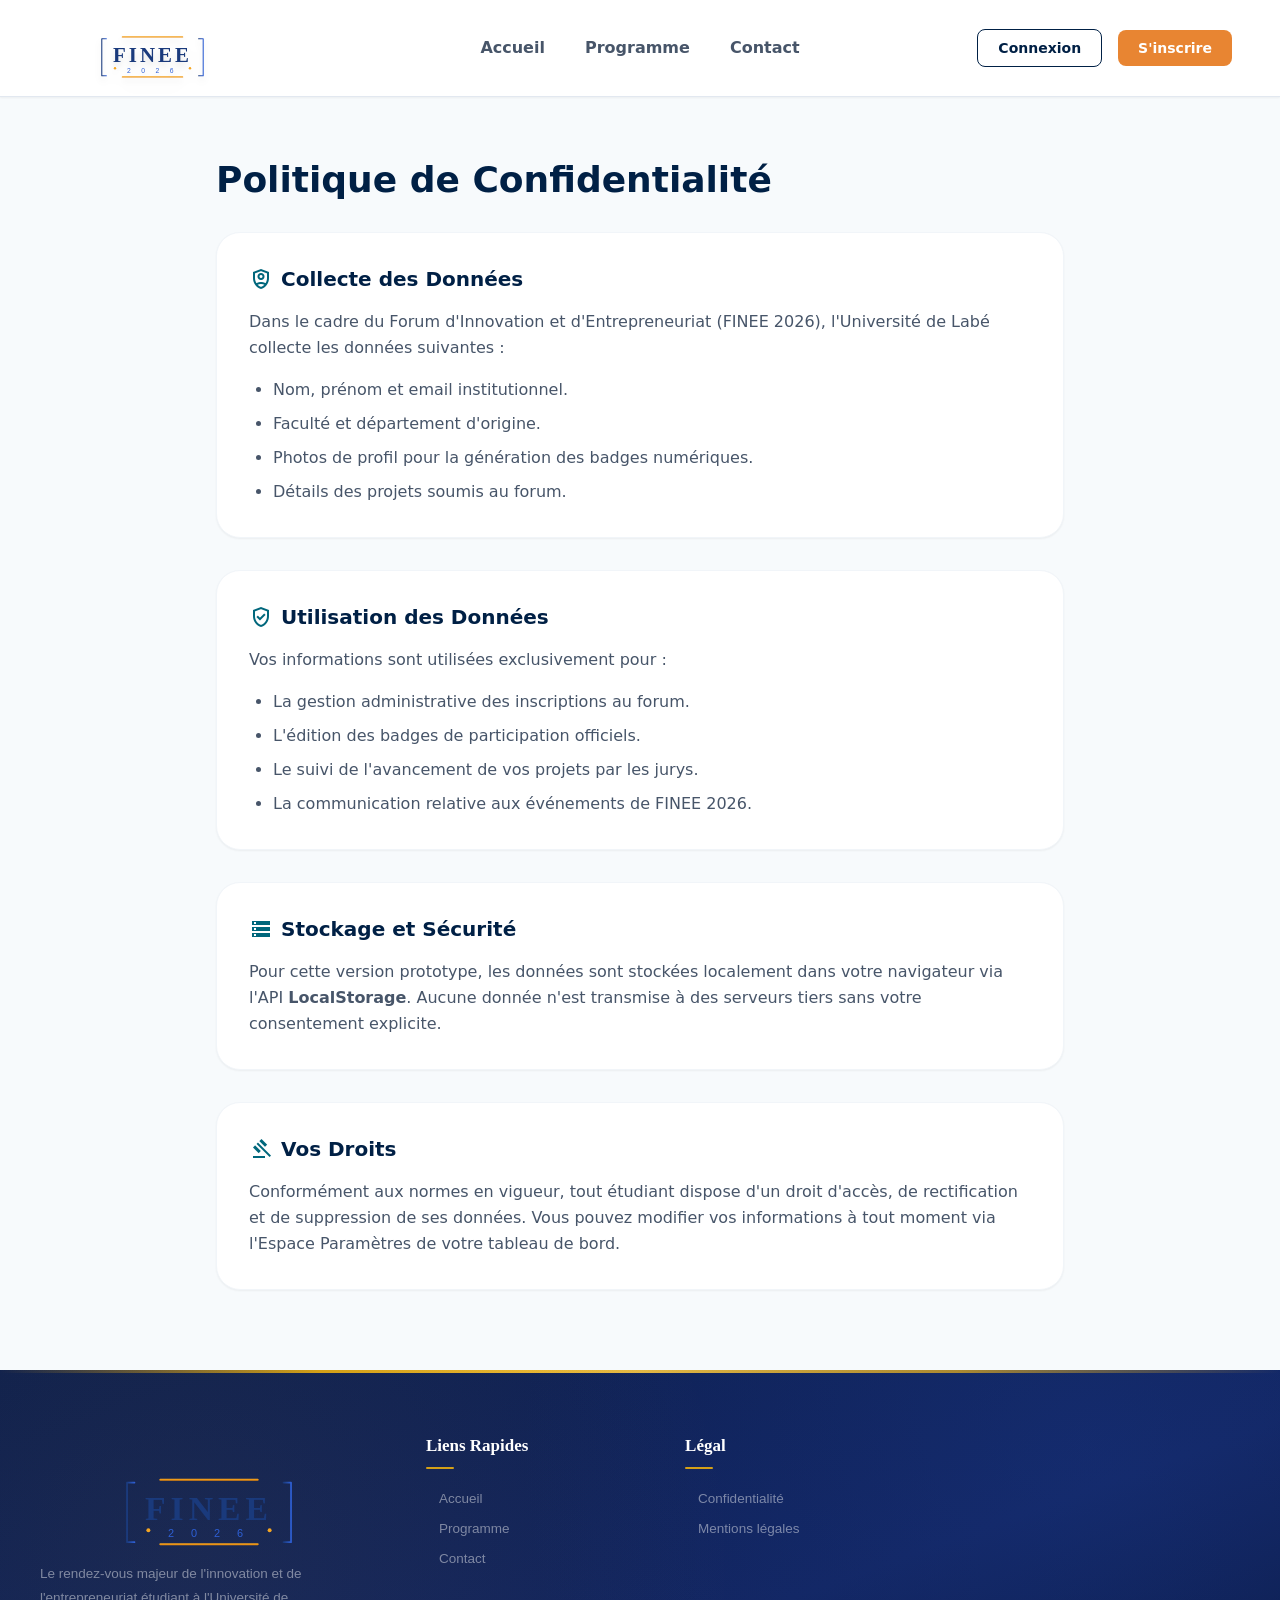
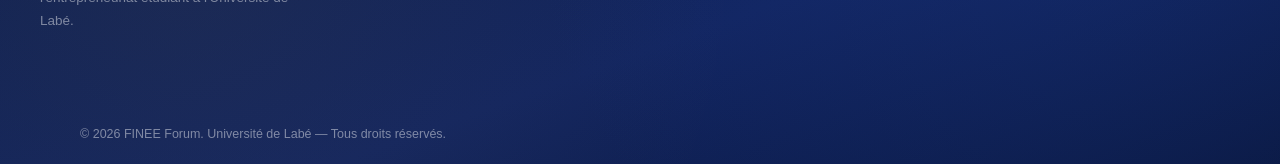
<file: html/confidentialite.html>
<!DOCTYPE html>
<html class="light" lang="fr">
<head>
    <meta charset="utf-8"/>
    <meta content="width=device-width, initial-scale=1.0" name="viewport"/>
    <title>Politique de Confidentialité - FINEE 2026</title>
    <script src="../lib/tailwind.min.js"></script>
    <link href="https://fonts.googleapis.com/css2?family=Montserrat:wght@600;700&family=Open+Sans:wght@400;600&display=swap" rel="stylesheet"/>
    <link rel="stylesheet" href="https://fonts.googleapis.com/css2?family=Material+Symbols+Outlined:opsz,wght,FILL,GRAD@20..48,100..700,0..1,-25..0" />
    <script id="tailwind-config">
          tailwind.config = {
            darkMode: "class",
            theme: {
              extend: {
                "colors": {
                        "primary-container": "#1a365d",
                        "outline": "#74777f",
                        "on-error": "#ffffff",
                        "inverse-primary": "#adc7f7",
                        "secondary-fixed-dim": "#4bd6fa",
                        "tertiary-container": "#572900",
                        "on-primary-fixed-variant": "#2d476f",
                        "primary": "#002045",
                        "outline-variant": "#c4c6cf",
                        "on-surface-variant": "#43474e",
                        "inverse-surface": "#2d3133",
                        "on-primary-container": "#86a0cd",
                        "secondary-container": "#4fd9fd",
                        "surface-container-highest": "#e0e3e5",
                        "background": "#f7fafc",
                        "on-tertiary": "#ffffff",
                        "surface-dim": "#d7dadc",
                        "surface-container": "#ebeef0",
                        "on-secondary": "#ffffff",
                        "secondary": "#00677c",
                        "secondary-fixed": "#b2ebff",
                        "on-secondary-fixed": "#001f27",
                        "surface": "#f7fafc",
                        "on-background": "#181c1e",
                        "surface-bright": "#f7fafc",
                        "on-secondary-container": "#005c70",
                        "on-error-container": "#93000a",
                        "tertiary": "#371800",
                        "on-primary": "#ffffff",
                        "tertiary-fixed-dim": "#ffb783",
                        "surface-tint": "#455f88",
                        "surface-container-lowest": "#ffffff",
                        "inverse-on-surface": "#eef1f3",
                        "primary-fixed": "#d6e3ff",
                        "surface-variant": "#e0e3e5",
                        "on-tertiary-fixed-variant": "#703700",
                        "on-tertiary-container": "#e88532",
                        "on-secondary-fixed-variant": "#004e5e",
                        "error-container": "#ffdad6",
                        "surface-container-high": "#e5e9eb",
                        "primary-fixed-dim": "#adc7f7",
                        "tertiary-fixed": "#ffdcc5",
                        "error": "#ba1a1a",
                        "on-surface": "#181c1e",
                        "on-tertiary-fixed": "#301400",
                        "surface-container-low": "#f1f4f6",
                        "on-primary-fixed": "#001b3c"
                }
              }
            }
          }
    </script>
    <link rel="stylesheet" href="../css/footer_premium.css">
</head>
<body class="bg-background text-on-surface font-sans antialiased overflow-x-hidden">

    <!-- TopNavBar -->
    <nav class="fixed top-0 w-full z-50 bg-white/95 backdrop-blur-md border-b border-slate-200 shadow-sm">
        <div class="grid grid-cols-3 items-center h-24 px-6 lg:px-12 max-w-7xl mx-auto">
            <div class="flex items-center justify-start h-full py-0">
                <a href="../index.html" class="block">
                    <img src="../assets/finee_2026_logo.svg" alt="FINEE 2026 Logo" class="h-20 w-auto drop-shadow-lg hover:scale-105 transition-transform duration-300">
                </a>
            </div>
            <div class="hidden md:flex justify-center items-center space-x-10 text-base font-bold">
                <a class="text-slate-600 hover:text-primary transition-colors" href="../index.html">Accueil</a>
                <a class="text-slate-600 hover:text-primary transition-colors" href="programme.html">Programme</a>
                <a class="text-slate-600 hover:text-primary transition-colors" href="contact.html">Contact</a>
            </div>
            <div class="flex justify-end items-center gap-4">
                <div class="hidden md:flex items-center gap-4" id="headerActions">
                    <!-- Session handling via JS -->
                </div>
            </div>
        </div>
    </nav>

    <main class="pt-40 pb-20 px-6 max-w-4xl mx-auto">
        <h1 class="text-4xl font-black text-primary mb-8 animate-fade-in">Politique de Confidentialité</h1>
        
        <div class="space-y-8 text-slate-600 leading-relaxed">
            <section class="bg-white p-8 rounded-3xl border border-slate-100 shadow-sm">
                <h2 class="text-xl font-bold text-primary mb-4 flex items-center gap-2">
                    <span class="material-symbols-outlined text-secondary">shield_person</span>
                    Collecte des Données
                </h2>
                <p>Dans le cadre du Forum d'Innovation et d'Entrepreneuriat (FINEE 2026), l'Université de Labé collecte les données suivantes :</p>
                <ul class="list-disc ml-6 mt-4 space-y-2">
                    <li>Nom, prénom et email institutionnel.</li>
                    <li>Faculté et département d'origine.</li>
                    <li>Photos de profil pour la génération des badges numériques.</li>
                    <li>Détails des projets soumis au forum.</li>
                </ul>
            </section>

            <section class="bg-white p-8 rounded-3xl border border-slate-100 shadow-sm">
                <h2 class="text-xl font-bold text-primary mb-4 flex items-center gap-2">
                    <span class="material-symbols-outlined text-secondary">verified_user</span>
                    Utilisation des Données
                </h2>
                <p>Vos informations sont utilisées exclusivement pour :</p>
                <ul class="list-disc ml-6 mt-4 space-y-2">
                    <li>La gestion administrative des inscriptions au forum.</li>
                    <li>L'édition des badges de participation officiels.</li>
                    <li>Le suivi de l'avancement de vos projets par les jurys.</li>
                    <li>La communication relative aux événements de FINEE 2026.</li>
                </ul>
            </section>

            <section class="bg-white p-8 rounded-3xl border border-slate-100 shadow-sm">
                <h2 class="text-xl font-bold text-primary mb-4 flex items-center gap-2">
                    <span class="material-symbols-outlined text-secondary">storage</span>
                    Stockage et Sécurité
                </h2>
                <p>Pour cette version prototype, les données sont stockées localement dans votre navigateur via l'API <strong>LocalStorage</strong>. Aucune donnée n'est transmise à des serveurs tiers sans votre consentement explicite.</p>
            </section>

            <section class="bg-white p-8 rounded-3xl border border-slate-100 shadow-sm">
                <h2 class="text-xl font-bold text-primary mb-4 flex items-center gap-2">
                    <span class="material-symbols-outlined text-secondary">gavel</span>
                    Vos Droits
                </h2>
                <p>Conformément aux normes en vigueur, tout étudiant dispose d'un droit d'accès, de rectification et de suppression de ses données. Vous pouvez modifier vos informations à tout moment via l'Espace Paramètres de votre tableau de bord.</p>
            </section>
        </div>
    </main>

    <!-- Footer -->
    <footer>
      <div class="footer-topline"></div>
      <div class="footer-main max-w-7xl mx-auto">
        <div class="footer-brand">
          <div class="brand-logo">
            <a href="../index.html">
              <img src="../assets/finee_2026_logo.svg" alt="FINEE 2026 Logo">
            </a>
          </div>
          <p class="brand-desc">Le rendez-vous majeur de l'innovation et de l'entrepreneuriat étudiant à l'Université de Labé.</p>
        </div>
        <div class="footer-col">
          <h4>Liens Rapides</h4>
          <ul>
            <li><a href="../index.html">Accueil</a></li>
            <li><a href="programme.html">Programme</a></li>
            <li><a href="contact.html">Contact</a></li>
          </ul>
        </div>
        <div class="footer-col">
          <h4>Légal</h4>
          <ul>
            <li><a href="confidentialite.html">Confidentialité</a></li>
            <li><a href="mentions_legales.html">Mentions légales</a></li>
          </ul>
        </div>
      </div>
      <div class="footer-bottom">
        <p class="copy">© 2026 FINEE Forum. Université de Labé — Tous droits réservés.</p>
      </div>
    </footer>

    <script>
        // Update header based on session
        const session = JSON.parse(localStorage.getItem('finee_session'));
        const headerActions = document.getElementById('headerActions');
        if (session) {
            headerActions.innerHTML = `<a href="dashboard.html" class="px-5 py-2 text-sm font-semibold rounded-lg bg-secondary text-white active:scale-95 transition-transform">Mon Espace</a>`;
        } else {
            headerActions.innerHTML = `
                <a href="connexion.html" class="px-5 py-2 text-sm font-semibold text-primary border border-primary rounded-lg active:scale-95 transition-transform">Connexion</a>
                <a href="inscription.html" class="px-5 py-2 text-sm font-semibold rounded-lg bg-on-tertiary-container text-white active:scale-95 transition-transform">S'inscrire</a>
            `;
        }
    </script>
</body>
</html>
</file>
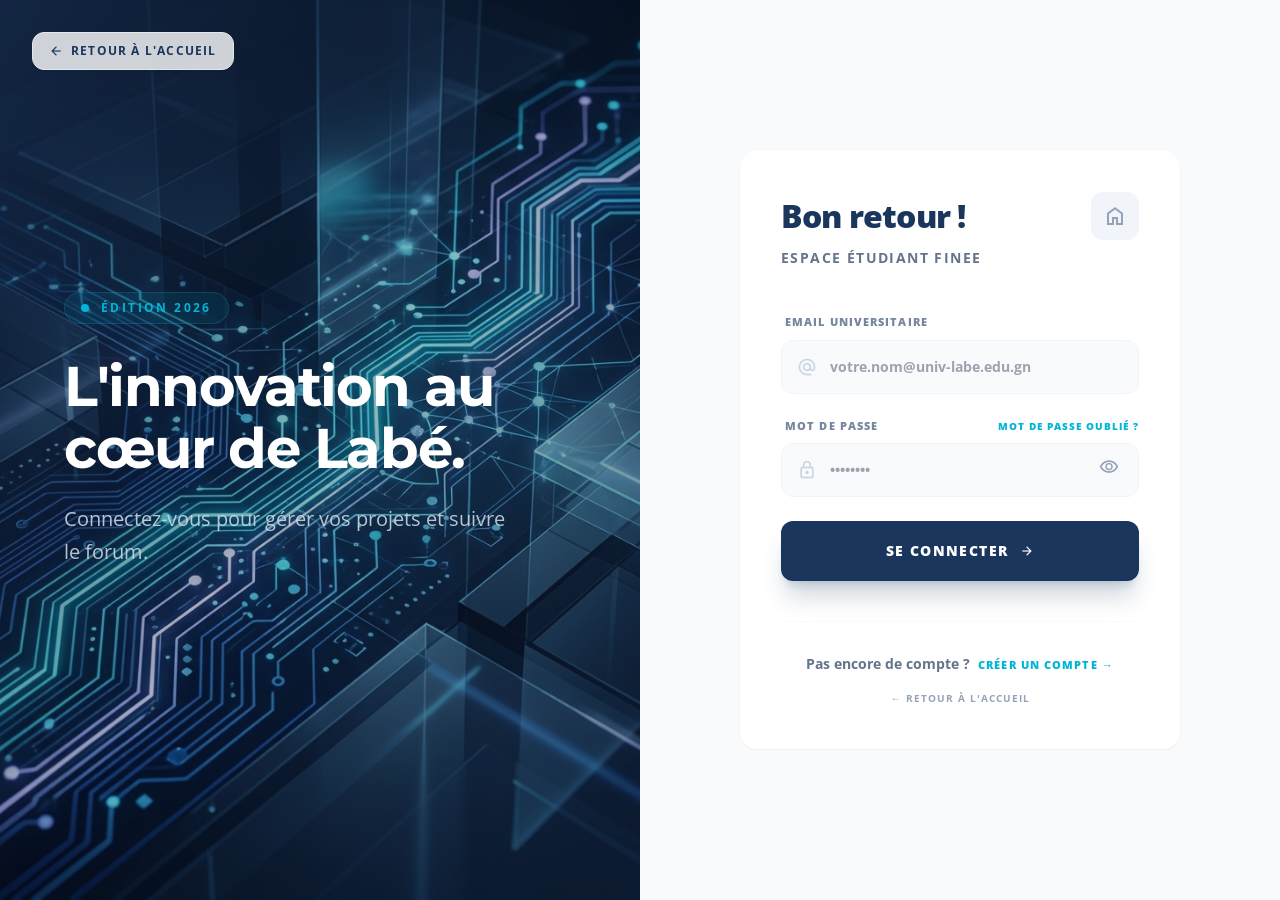
<file: html/connexion.html>
<!DOCTYPE html>
<html class="light" lang="fr">
<head>
    <meta charset="utf-8"/>
    <meta content="width=device-width, initial-scale=1.0" name="viewport"/>
    <title>Connexion - FINEE | Forum de l'Innovation Numérique</title>
    <script src="../lib/tailwind.min.js"></script>
    <link href="https://fonts.googleapis.com/css2?family=Montserrat:wght@600;700&family=Open+Sans:wght@400;600&family=Cormorant+Garamond:wght@400;600;700&family=DM+Sans:wght@300;400;500;600&display=swap" rel="stylesheet"/>
    <link rel="stylesheet" href="https://fonts.googleapis.com/css2?family=Material+Symbols+Outlined:opsz,wght,FILL,GRAD@20..48,100..700,0..1,-25..0" />
    <script id="tailwind-config">
          tailwind.config = {
            darkMode: "class",
            theme: {
              extend: {
                "colors": {
                        "surface-container-highest": "#e0e3e5",
                        "inverse-on-surface": "#eef1f3",
                        "primary": "#1A365D",
                        "secondary": "#00B5D8",
                        "on-secondary": "#ffffff",
                        "on-tertiary-fixed-variant": "#703700",
                        "surface-variant": "#e0e3e5",
                        "on-tertiary-container": "#e88532",
                        "secondary-fixed-dim": "#00B5D8",
                        "secondary-container": "#e0f7fa",
                        "outline-variant": "#c4c6cf",
                        "on-secondary-fixed-variant": "#004e5e",
                        "on-surface-variant": "#43474e",
                        "surface-container": "#ebeef0",
                        "surface-tint": "#1A365D",
                        "tertiary-container": "#572900",
                        "tertiary-fixed": "#ffdcc5",
                        "primary-fixed-dim": "#adc7f7",
                        "on-primary-container": "#86a0cd",
                        "tertiary": "#e88532",
                        "on-error": "#ffffff",
                        "on-surface": "#181c1e",
                        "outline": "#74777f",
                        "on-tertiary-fixed": "#301400",
                        "on-primary-fixed-variant": "#2d476f",
                        "on-primary-fixed": "#001b3c",
                        "surface-container-low": "#f1f4f6",
                        "on-secondary-container": "#005c70",
                        "surface-dim": "#d7dadc",
                        "surface-bright": "#f7fafc",
                        "surface-container-lowest": "#ffffff",
                        "on-tertiary": "#ffffff",
                        "on-primary": "#ffffff",
                        "background": "#f7fafc",
                        "tertiary-fixed-dim": "#ffb783",
                        "surface": "#f7fafc",
                        "on-error-container": "#93000a",
                        "surface-container-high": "#e5e9eb",
                        "secondary-fixed": "#b2ebff",
                        "inverse-surface": "#2d3133",
                        "primary-container": "#1a365d",
                        "inverse-primary": "#adc7f7",
                        "on-secondary-fixed": "#001f27",
                        "primary-fixed": "#d6e3ff",
                        "error-container": "#ffdad6",
                        "error": "#ba1a1a",
                        "on-background": "#181c1e"
                },
                "fontFamily": {
                    "h1": ["Montserrat"],
                    "body-md": ["Open Sans"]
                }
              }
            }
          }
    </script>
    <link rel="stylesheet" href="../css/connexion.css">
    <link rel="stylesheet" href="../css/footer_premium.css">
    <link rel="stylesheet" href="../css/responsive.css">
</head>
<body class="bg-[#F8FAFC] font-body-md text-on-surface selection:bg-secondary/20 selection:text-primary">

    <!-- Back to Home Button -->
    <a href="../index.html" class="fixed top-8 left-8 z-[100] flex items-center gap-2 px-4 py-2 bg-white/80 backdrop-blur-md border border-slate-200 rounded-xl text-primary font-bold text-xs uppercase tracking-widest shadow-sm hover:shadow-xl hover:-translate-y-0.5 transition-all active:scale-95 group">
        <span class="material-symbols-outlined text-sm group-hover:-translate-x-1 transition-transform">arrow_back</span>
        Retour à l'accueil
    </a>

    <main class="min-h-screen w-full flex flex-col md:flex-row">
        <!-- Visual Section: Left side -->
        <section class="auth-hero hidden md:flex md:w-1/2 relative items-center justify-center p-lg overflow-hidden text-white bg-slate-900">
            <div class="absolute inset-0 z-0 opacity-70">
                <img class="w-full h-full object-cover" alt="Abstract Background" src="../assets/auth_bg_premium.png"/>
                <div class="absolute inset-0 bg-gradient-to-br from-primary/80 via-transparent to-primary/40"></div>
            </div>
            <div class="relative z-10 max-w-lg text-white">
                <div class="mb-8 inline-flex items-center px-4 py-1.5 rounded-full bg-secondary/10 border border-secondary/20 text-secondary-fixed-dim text-[12px] font-bold uppercase tracking-[0.2em]">
                    <span class="mr-3 h-2 w-2 rounded-full bg-secondary animate-pulse"></span>
                    Édition 2026
                </div>
                <h1 class="font-h1 text-[56px] leading-[1.1] mb-6 font-bold tracking-tight">L'innovation au cœur de Labé.</h1>
                <p class="font-body-lg text-[20px] text-slate-300/90 leading-relaxed mb-10 max-w-md">
                    Connectez-vous pour gérer vos projets et suivre le forum.
                </p>
            </div>
        </section>
        <!-- Form Section: Right side -->
        <section class="auth-form-section w-full md:w-1/2 flex flex-col items-center justify-center p-gutter bg-[#F8FAFC]">
            <div class="w-full max-w-[440px]">
                <div class="glass-card p-10 rounded-2xl border border-white bg-white shadow-sm hover:shadow-xl transition-all duration-300">
                <div class="mb-10">
                    <h2 class="text-[32px] text-primary mb-2 font-black tracking-tight flex items-center justify-between">
                        Bon retour !
                        <a href="../index.html" class="flex items-center justify-center w-12 h-12 bg-slate-100 text-slate-400 hover:text-primary hover:bg-slate-200 rounded-xl transition-all" title="Retour à l'accueil">
                            <span class="material-symbols-outlined text-2xl">home</span>
                        </a>
                    </h2>
                    <p class="text-slate-500 font-bold text-sm uppercase tracking-widest">Espace Étudiant FINEE</p>
                </div>
                    <form class="space-y-6" id="loginForm">
                        <div class="space-y-2">
                            <label class="text-[11px] font-black text-primary/60 uppercase tracking-widest ml-1" for="email">Email Universitaire</label>
                            <div class="relative group">
                                <span class="material-symbols-outlined absolute left-4 top-1/2 -translate-y-1/2 text-slate-300 text-[20px]">alternate_email</span>
                                <input class="w-full pl-12 pr-4 py-4 rounded-xl border border-slate-100 bg-slate-50 focus:bg-white focus:border-secondary focus:ring-4 focus:ring-secondary/5 transition-all outline-none text-sm font-bold" id="email" name="email" placeholder="votre.nom@univ-labe.edu.gn" required type="email"/>
                            </div>
                        </div>
                        <div class="space-y-2">
                            <div class="flex justify-between items-center ml-1">
                                <label class="text-[11px] font-black text-primary/60 uppercase tracking-widest" for="password">Mot de passe</label>
                                <button type="button" onclick="openRecoveryModal()" class="text-[10px] font-black text-secondary hover:underline uppercase tracking-widest">Mot de passe oublié ?</button>
                            </div>
                            <div class="relative group">
                                <span class="material-symbols-outlined absolute left-4 top-1/2 -translate-y-1/2 text-slate-300 text-[20px]">lock</span>
                                <input class="w-full pl-12 pr-12 py-4 rounded-xl border border-slate-100 bg-slate-50 focus:bg-white focus:border-secondary focus:ring-4 focus:ring-secondary/5 transition-all outline-none text-sm font-bold" id="password" name="password" placeholder="••••••••" required type="password"/>
                                <button class="absolute right-4 top-1/2 -translate-y-1/2 text-slate-400 hover:text-primary p-1" onclick="togglePass('password', 'eyeIcon')" type="button">
                                    <span class="material-symbols-outlined text-[20px]" id="eyeIcon">visibility</span>
                                </button>
                            </div>
                        </div>
                        <button class="w-full bg-primary text-white font-black text-sm uppercase tracking-widest py-5 rounded-xl shadow-xl shadow-primary/20 hover:scale-[1.02] active:scale-95 transition-all flex items-center justify-center gap-3" type="submit">
                            Se connecter <span class="material-symbols-outlined text-sm">arrow_forward</span>
                        </button>
                    </form>
                    <div id="loginError" class="mt-4 text-red-500 text-xs font-black text-center hidden italic uppercase">Identifiants incorrects</div>
                    <div class="mt-10 pt-8 border-t border-slate-50 text-center">
                        <p class="text-slate-500 text-sm font-bold">
                            Pas encore de compte ? 
                            <a href="inscription.html" class="text-secondary hover:underline ml-1 font-black uppercase tracking-widest text-[11px]">Créer un compte →</a>
                        </p>
                        <a href="../index.html" class="inline-block mt-4 text-slate-400 hover:text-primary font-bold text-[10px] uppercase tracking-widest transition-colors">
                            ← Retour à l'accueil
                        </a>
                    </div>
                </div>
            </div>
        </section>
    </main>

    <!-- Password Recovery Modal -->
    <div id="recoveryModal" class="fixed inset-0 z-[200] hidden items-center justify-center p-4 bg-primary/40 backdrop-blur-md animate-fade-in">
        <div class="bg-white w-full max-w-md rounded-3xl p-8 shadow-2xl relative overflow-hidden animate-slide-up">
            <!-- Decorative circle -->
            <div class="absolute -right-8 -top-8 w-32 h-32 bg-secondary/5 rounded-full blur-2xl"></div>
            
            <div class="relative">
                <div class="flex justify-between items-center mb-6">
                    <div class="w-12 h-12 rounded-2xl bg-secondary/10 flex items-center justify-center text-secondary">
                        <span class="material-symbols-outlined text-2xl">lock_reset</span>
                    </div>
                    <button onclick="closeRecoveryModal()" class="w-10 h-10 rounded-xl hover:bg-slate-50 text-slate-400 transition-colors flex items-center justify-center">
                        <span class="material-symbols-outlined">close</span>
                    </button>
                </div>

                <div id="recoveryStep1">
                    <h3 class="text-xl font-black text-primary mb-2">Réinitialisation</h3>
                    <p class="text-sm text-slate-500 font-medium mb-6 leading-relaxed">Saisissez votre email universitaire pour recevoir un nouveau mot de passe.</p>
                    
                    <div class="space-y-4">
                        <div class="space-y-2">
                            <label class="text-[10px] font-black text-primary/60 uppercase tracking-widest ml-1">Email Universitaire</label>
                            <input id="recoveryEmail" type="email" placeholder="votre.nom@univ-labe.edu.gn" class="w-full px-4 py-4 rounded-xl border border-slate-100 bg-slate-50 focus:bg-white focus:border-secondary transition-all outline-none text-sm font-bold">
                        </div>
                        <button onclick="handleRecoveryVerify()" class="w-full bg-primary text-white font-black text-[11px] uppercase tracking-widest py-4 rounded-xl shadow-lg hover:shadow-xl transition-all">Vérifier mon compte</button>
                    </div>
                </div>

                <div id="recoveryStep2" class="hidden">
                    <h3 class="text-xl font-black text-primary mb-2">Nouveau Mot de Passe</h3>
                    <p class="text-sm text-slate-500 font-medium mb-6 leading-relaxed">Veuillez définir votre nouveau mot de passe sécurisé.</p>
                    
                    <div class="space-y-4">
                        <div class="space-y-2">
                            <label class="text-[10px] font-black text-primary/60 uppercase tracking-widest ml-1">Nouveau Mot de Passe</label>
                            <div class="relative">
                                <span class="material-symbols-outlined absolute left-4 top-1/2 -translate-y-1/2 text-slate-300 text-[18px]">lock</span>
                                <input id="newPassword" type="password" placeholder="••••••••" class="w-full pl-10 pr-10 py-4 rounded-xl border border-slate-100 bg-slate-50 focus:bg-white focus:border-secondary transition-all outline-none text-sm font-bold">
                                <button class="absolute right-4 top-1/2 -translate-y-1/2 text-slate-400 hover:text-primary p-1" onclick="togglePass('newPassword', 'eyeIconNew')" type="button">
                                    <span class="material-symbols-outlined text-[18px]" id="eyeIconNew">visibility</span>
                                </button>
                            </div>
                        </div>
                        <div class="space-y-2">
                            <label class="text-[10px] font-black text-primary/60 uppercase tracking-widest ml-1">Confirmer le Mot de Passe</label>
                            <div class="relative">
                                <span class="material-symbols-outlined absolute left-4 top-1/2 -translate-y-1/2 text-slate-300 text-[18px]">lock_clock</span>
                                <input id="confirmNewPassword" type="password" placeholder="••••••••" class="w-full pl-10 pr-10 py-4 rounded-xl border border-slate-100 bg-slate-50 focus:bg-white focus:border-secondary transition-all outline-none text-sm font-bold">
                                <button class="absolute right-4 top-1/2 -translate-y-1/2 text-slate-400 hover:text-primary p-1" onclick="togglePass('confirmNewPassword', 'eyeIconConfirm')" type="button">
                                    <span class="material-symbols-outlined text-[18px]" id="eyeIconConfirm">visibility</span>
                                </button>
                            </div>
                        </div>
                        <button onclick="handleRecoveryReset()" class="w-full bg-secondary text-white font-black text-[11px] uppercase tracking-widest py-4 rounded-xl shadow-lg hover:shadow-xl transition-all">Mettre à jour</button>
                    </div>
                </div>

                <div id="recoveryError" class="mt-4 text-red-500 text-[10px] font-black uppercase text-center hidden italic">Email non trouvé</div>
            </div>
        </div>
    </div>

    <script src="../js/connexion.js"></script>
</body>
</html>
</file>
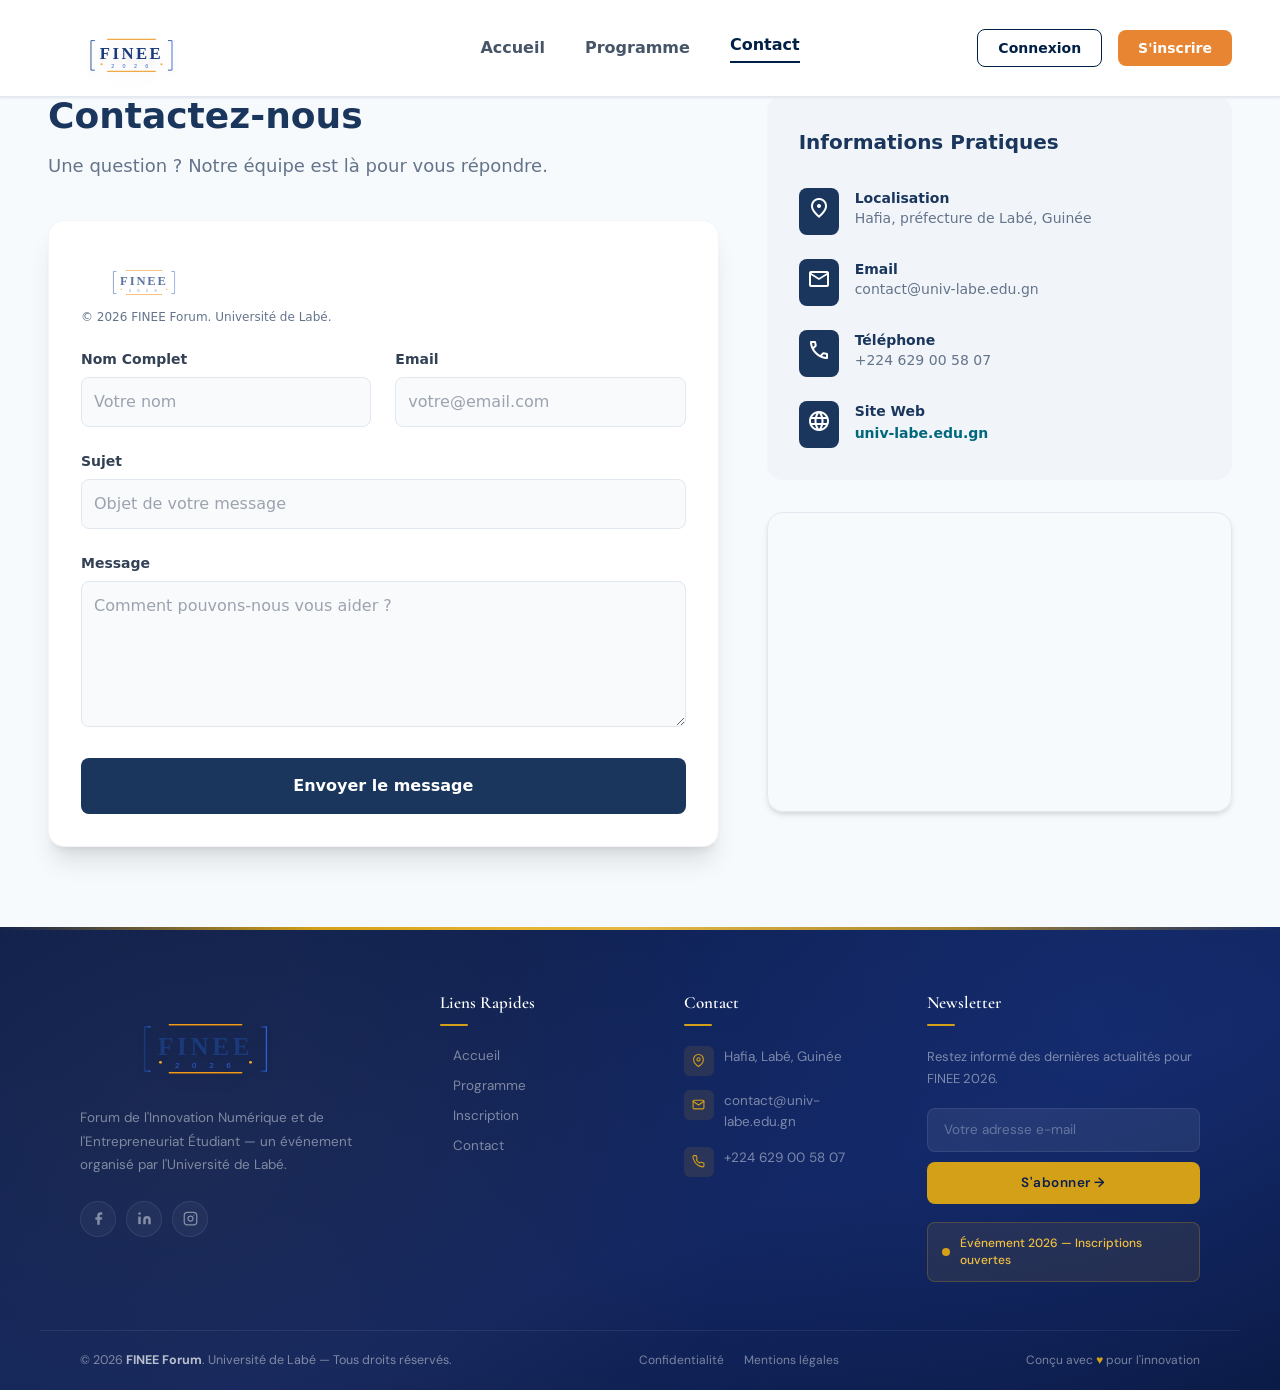
<file: html/contact.html>
<!DOCTYPE html>
<html class="light" lang="fr">
<head>
    <meta charset="utf-8"/>
    <meta content="width=device-width, initial-scale=1.0" name="viewport"/>
    <title>Contact | FINEE 2026</title>
    <script src="../lib/tailwind.min.js"></script>
    <link href="https://fonts.googleapis.com/css2?family=Montserrat:wght@600;700&family=Open+Sans:wght@400;600&family=Cormorant+Garamond:wght@400;600;700&family=DM+Sans:wght@300;400;500;600&display=swap" rel="stylesheet"/>
    <link rel="stylesheet" href="https://fonts.googleapis.com/css2?family=Material+Symbols+Outlined:opsz,wght,FILL,GRAD@20..48,100..700,0..1,-25..0" />
    <script id="tailwind-config">
          tailwind.config = {
            darkMode: "class",
            theme: {
              extend: {
                "colors": {
                        "primary-container": "#1a365d",
                        "outline": "#74777f",
                        "on-error": "#ffffff",
                        "inverse-primary": "#adc7f7",
                        "secondary-fixed-dim": "#4bd6fa",
                        "tertiary-container": "#572900",
                        "on-primary-fixed-variant": "#2d476f",
                        "primary": "#002045",
                        "outline-variant": "#c4c6cf",
                        "on-surface-variant": "#43474e",
                        "inverse-surface": "#2d3133",
                        "on-primary-container": "#86a0cd",
                        "secondary-container": "#4fd9fd",
                        "surface-container-highest": "#e0e3e5",
                        "background": "#f7fafc",
                        "on-tertiary": "#ffffff",
                        "surface-dim": "#d7dadc",
                        "surface-container": "#ebeef0",
                        "on-secondary": "#ffffff",
                        "secondary": "#00677c",
                        "secondary-fixed": "#b2ebff",
                        "on-secondary-fixed": "#001f27",
                        "surface": "#f7fafc",
                        "on-background": "#181c1e",
                        "surface-bright": "#f7fafc",
                        "on-secondary-container": "#005c70",
                        "on-error-container": "#93000a",
                        "tertiary": "#371800",
                        "on-primary": "#ffffff",
                        "tertiary-fixed-dim": "#ffb783",
                        "surface-tint": "#455f88",
                        "surface-container-lowest": "#ffffff",
                        "inverse-on-surface": "#eef1f3",
                        "primary-fixed": "#d6e3ff",
                        "surface-variant": "#e0e3e5",
                        "on-tertiary-fixed-variant": "#703700",
                        "on-tertiary-container": "#e88532",
                        "on-secondary-fixed-variant": "#004e5e",
                        "error-container": "#ffdad6",
                        "surface-container-high": "#e5e9eb",
                        "primary-fixed-dim": "#adc7f7",
                        "tertiary-fixed": "#ffdcc5",
                        "error": "#ba1a1a",
                        "on-surface": "#181c1e",
                        "on-tertiary-fixed": "#301400",
                        "surface-container-low": "#f1f4f6",
                        "on-primary-fixed": "#001b3c"
                },
                "fontFamily": {
                        "Montserrat": ["Montserrat", "sans-serif"],
                        "Open-Sans": ["Open Sans", "sans-serif"],
                        "Cormorant": ["Cormorant Garamond", "serif"],
                        "DM-Sans": ["DM Sans", "sans-serif"]
                }
              }
            }
          }
    </script>
    <link rel="stylesheet" href="../css/contact.css">
    <link rel="stylesheet" href="../css/footer_premium.css">
    <link rel="stylesheet" href="../css/responsive.css">
</head>
<body class="bg-background font-sans text-on-background">
    <!-- TopNavBar -->
    <!-- TopNavBar -->
    <nav class="fixed top-0 w-full z-50 bg-white/95 backdrop-blur-md border-b border-slate-200 shadow-sm">
        <div class="grid grid-cols-3 items-center h-24 px-6 lg:px-12 max-w-7xl mx-auto">
            <div class="flex items-center justify-start h-full py-0">
                <a href="../index.html" class="block">
                    <img src="../assets/finee_2026_logo.svg" alt="FINEE 2026 Logo" class="h-20 w-auto drop-shadow-lg hover:scale-105 transition-transform duration-300">
                </a>
            </div>
            <div class="hidden md:flex justify-center items-center space-x-10 text-base font-bold">
                <a class="text-slate-600 hover:text-primary transition-colors" href="../index.html">Accueil</a>
                <a class="text-slate-600 hover:text-primary transition-colors" href="programme.html">Programme</a>
                <a class="text-primary border-b-2 border-primary pb-1" href="contact.html">Contact</a>
            </div>
            <div class="flex justify-end items-center gap-4">
                <div class="hidden md:flex items-center gap-4" id="headerActions">
                    <a href="connexion.html" id="loginBtn" class="px-5 py-2 text-sm font-semibold text-primary border border-primary rounded-lg active:scale-95 transition-transform flex items-center">Connexion</a>
                    <a href="inscription.html" class="px-5 py-2 text-sm font-semibold rounded-lg bg-on-tertiary-container text-white active:scale-95 transition-transform">S'inscrire</a>
                </div>
                <button id="mobileMenuBtn" class="md:hidden p-2 text-slate-600 hover:bg-slate-100 rounded-xl transition-all" aria-label="Menu">
                    <span class="material-symbols-outlined text-3xl">menu</span>
                </button>
            </div>
        </div>
        <!-- Mobile Menu -->
        <div id="mobileMenu" class="hidden md:hidden bg-white/95 backdrop-blur-xl border-t border-slate-100 p-8 space-y-6 shadow-2xl absolute top-full left-0 w-full animate-slide-down origin-top">
            <div class="flex flex-col space-y-4">
                <a class="flex items-center gap-4 text-slate-600 font-bold text-lg p-2 hover:bg-slate-50 rounded-xl transition-all" href="../index.html">
                    <span class="material-symbols-outlined">home</span> Accueil
                </a>
                <a class="flex items-center gap-4 text-slate-600 font-bold text-lg p-2 hover:bg-slate-50 rounded-xl transition-all" href="programme.html">
                    <span class="material-symbols-outlined">calendar_today</span> Programme
                </a>
                <a class="flex items-center gap-4 text-primary font-black text-lg p-2 hover:bg-slate-50 rounded-xl transition-all" href="contact.html">
                    <span class="material-symbols-outlined">mail</span> Contact
                </a>
            </div>
            <hr class="border-slate-100">
            <div id="mobileHeaderActions" class="flex flex-col gap-4">
                <a href="connexion.html" class="w-full text-center py-4 text-sm font-black uppercase tracking-widest text-primary border-2 border-primary rounded-2xl active:scale-95 transition-all">Connexion</a>
                <a href="inscription.html" class="w-full text-center py-4 text-sm font-black uppercase tracking-widest rounded-2xl bg-primary text-white shadow-lg shadow-primary/20 active:scale-95 transition-all">S'inscrire</a>
            </div>
        </div>
        <div id="menuOverlay" class="fixed inset-0 bg-primary/20 backdrop-blur-sm z-[-1] hidden transition-all duration-500 opacity-0 active:opacity-100 active:block"></div>
    </nav>
    <!-- Scroll Progress Bar -->
    <div class="fixed top-24 left-0 w-full h-[3px] bg-slate-100 z-[49] overflow-hidden">
        <div id="scrollProgress" class="h-full bg-gradient-to-r from-blue-600 to-cyan-400 w-0 transition-all duration-300"></div>
    </div>

    <main class="pt-24 pb-20 px-6 lg:px-12 max-w-screen-2xl mx-auto">
        <div class="grid lg:grid-cols-12 gap-12">
            <!-- Contact Form Section -->
            <section class="lg:col-span-7">
                <div class="mb-10">
                    <h1 class="text-4xl font-bold text-primary-container mb-4">Contactez-nous</h1>
                    <p class="text-lg text-slate-500">Une question ? Notre équipe est là pour vous répondre.</p>
                </div>
                <div class="bg-white rounded-2xl shadow-xl p-8 border border-slate-100">
                    <form id="contactForm" class="space-y-6">
                        <div class="flex flex-col items-center md:items-start gap-2 mb-6">
                            <img src="../assets/finee_2026_logo.svg" alt="FINEE 2026" class="h-12 w-auto opacity-70 floating">
                            <p class="text-xs font-medium text-slate-500">© 2026 FINEE Forum. Université de Labé.</p>
                        </div>
                        <div class="grid md:grid-cols-2 gap-6">
                            <div class="space-y-2">
                                <label class="text-sm font-bold text-slate-700 block">Nom Complet</label>
                                <input id="contact-name" required class="w-full bg-slate-50 border border-slate-200 rounded-lg p-3 focus:ring-2 focus:ring-cyan-400 transition-all outline-none" placeholder="Votre nom" type="text"/>
                            </div>
                            <div class="space-y-2">
                                <label class="text-sm font-bold text-slate-700 block">Email</label>
                                <input id="contact-email" required class="w-full bg-slate-50 border border-slate-200 rounded-lg p-3 focus:ring-2 focus:ring-cyan-400 transition-all outline-none" placeholder="votre@email.com" type="email"/>
                            </div>
                        </div>
                        <div class="space-y-2">
                            <label class="text-sm font-bold text-slate-700 block">Sujet</label>
                            <input id="contact-subject" required class="w-full bg-slate-50 border border-slate-200 rounded-lg p-3 focus:ring-2 focus:ring-cyan-400 transition-all outline-none" placeholder="Objet de votre message" type="text"/>
                        </div>
                        <div class="space-y-2">
                            <label class="text-sm font-bold text-slate-700 block">Message</label>
                            <textarea id="contact-message" required rows="5" class="w-full bg-slate-50 border border-slate-200 rounded-lg p-3 focus:ring-2 focus:ring-cyan-400 transition-all outline-none" placeholder="Comment pouvons-nous vous aider ?"></textarea>
                        </div>
                        <button type="submit" class="w-full bg-primary-container text-white py-4 rounded-lg font-bold hover:shadow-lg transition-all active:scale-95">Envoyer le message</button>
                    </form>
                </div>
            </section>
            <!-- Info Section -->
            <aside class="lg:col-span-5 space-y-8">
                <div class="bg-slate-100 rounded-2xl p-8 space-y-8">
                    <h2 class="text-xl font-bold text-primary-container">Informations Pratiques</h2>
                    <div class="space-y-6">
                        <div class="flex items-start gap-4">
                            <div class="bg-primary-container text-white p-2 rounded-lg">
                                <span class="material-symbols-outlined">location_on</span>
                            </div>
                            <div>
                                <p class="font-bold text-primary-container text-sm">Localisation</p>
                                <p class="text-slate-500 text-sm">Hafia, préfecture de Labé, Guinée</p>
                            </div>
                        </div>
                        <div class="flex items-start gap-4">
                            <div class="bg-primary-container text-white p-2 rounded-lg">
                                <span class="material-symbols-outlined">mail</span>
                            </div>
                            <div>
                                <p class="font-bold text-primary-container text-sm">Email</p>
                                <p class="text-slate-500 text-sm">contact@univ-labe.edu.gn</p>
                            </div>
                        </div>
                        <div class="flex items-start gap-4">
                            <div class="bg-primary-container text-white p-2 rounded-lg">
                                <span class="material-symbols-outlined">phone</span>
                            </div>
                            <div>
                                <p class="font-bold text-primary-container text-sm">Téléphone</p>
                                <p class="text-slate-500 text-sm">+224 629 00 58 07</p>
                            </div>
                        </div>
                        <div class="flex items-start gap-4">
                            <div class="bg-primary-container text-white p-2 rounded-lg">
                                <span class="material-symbols-outlined">language</span>
                            </div>
                            <div>
                                <p class="font-bold text-primary-container text-sm">Site Web</p>
                                <a href="https://univ-labe.edu.gn" target="_blank" class="text-secondary hover:underline text-sm font-semibold">univ-labe.edu.gn</a>
                            </div>
                        </div>
                    </div>
                </div>
                <!-- Map -->
                <div class="relative h-[300px] rounded-2xl overflow-hidden shadow-md border border-slate-200">
                    <iframe src="https://www.google.com/maps/embed?pb=!1m18!1m12!1m3!1d15668.6493605342!2d-12.2858055!3d11.2934166!2m3!1f0!2f0!3f0!3m2!1i1024!2i768!4f13.1!3m3!1m2!1s0x1034f593e8387a2d%3A0x6b784a0d9e5b98a2!2sUniversit%C3%A9%20de%20Lab%C3%A9!5e0!3m2!1sfr!2sgn!4v1700000000000!5m2!1sfr!2sgn" width="100%" height="100%" style="border:0;" allowfullscreen="" loading="lazy"></iframe>
                </div>
            </aside>
        </div>
    </main>

    <!-- Footer -->
    <footer>
      <div class="footer-topline"></div>
    
      <div class="footer-main">
    
        <!-- ── COL 1 : BRAND ── -->
        <div class="footer-brand">
          <a href="../index.html" class="logo-wrap mb-6 block">
            <img src="../assets/finee_2026_logo.svg" alt="FINEE 2026 Logo" class="h-24 w-auto drop-shadow-lg hover:scale-110 transition-transform duration-300">
          </a>
    
          <p>Forum de l'Innovation Numérique et de l'Entrepreneuriat Étudiant — un événement organisé par l'Université de Labé.</p>
    
          <div class="social-links">
            <a href="#" title="Facebook">
              <svg width="15" height="15" viewBox="0 0 24 24" fill="currentColor"><path d="M18 2h-3a5 5 0 0 0-5 5v3H7v4h3v8h4v-8h3l1-4h-4V7a1 1 0 0 1 1-1h3z"/></svg>
            </a>
            <a href="#" title="LinkedIn">
              <svg width="15" height="15" viewBox="0 0 24 24" fill="currentColor"><path d="M16 8a6 6 0 0 1 6 6v7h-4v-7a2 2 0 0 0-2-2 2 2 0 0 0-2 2v7h-4v-7a6 6 0 0 1 6-6z"/><rect x="2" y="9" width="4" height="12"/><circle cx="4" cy="4" r="2"/></svg>
            </a>
            <a href="#" title="Instagram">
              <svg width="15" height="15" viewBox="0 0 24 24" fill="none" stroke="currentColor" stroke-width="2" stroke-linecap="round" stroke-linejoin="round"><rect x="2" y="2" width="20" height="20" rx="5"/><circle cx="12" cy="12" r="4"/><circle cx="17.5" cy="6.5" r="1" fill="currentColor" stroke="none"/></svg>
            </a>
          </div>
        </div>
    
        <div class="footer-col">
          <h4>Liens Rapides</h4>
          <ul>
            <li><a href="../index.html">Accueil</a></li>
            <li><a href="programme.html">Programme</a></li>
            <li><a href="inscription.html">Inscription</a></li>
            <li><a href="contact.html">Contact</a></li>
          </ul>
        </div>
    
        <div class="footer-col">
          <h4>Contact</h4>
          <div class="contact-list">
            <div class="contact-item">
              <div class="icon">
                <svg width="13" height="13" viewBox="0 0 24 24" fill="none" stroke="currentColor" stroke-width="2" stroke-linecap="round"><path d="M21 10c0 7-9 13-9 13s-9-6-9-13a9 9 0 0 1 18 0z"/><circle cx="12" cy="10" r="3"/></svg>
              </div>
              <span>Hafia, Labé, Guinée</span>
            </div>
            <div class="contact-item">
              <div class="icon">
                <svg width="13" height="13" viewBox="0 0 24 24" fill="none" stroke="currentColor" stroke-width="2" stroke-linecap="round"><path d="M4 4h16c1.1 0 2 .9 2 2v12c0 1.1-.9 2-2 2H4c-1.1 0-2-.9-2-2V6c0-1.1.9-2 2-2z"/><polyline points="22,6 12,13 2,6"/></svg>
              </div>
              <span>contact@univ-labe.edu.gn</span>
            </div>
            <div class="contact-item">
              <div class="icon">
                <svg width="13" height="13" viewBox="0 0 24 24" fill="none" stroke="currentColor" stroke-width="2" stroke-linecap="round"><path d="M22 16.92v3a2 2 0 0 1-2.18 2 19.79 19.79 0 0 1-8.63-3.07A19.5 19.5 0 0 1 4.69 12a19.79 19.79 0 0 1-3.07-8.67A2 2 0 0 1 3.6 1.2h3a2 2 0 0 1 2 1.72c.127.96.361 1.903.7 2.81a2 2 0 0 1-.45 2.11L7.91 8.91a16 16 0 0 0 6 6l.91-.91a2 2 0 0 1 2.11-.45c.907.339 1.85.573 2.81.7A2 2 0 0 1 22 16.92z"/></svg>
              </div>
              <span>+224 629 00 58 07</span>
            </div>
          </div>
        </div>
    
        <div class="footer-newsletter">
          <h4>Newsletter</h4>
          <p>Restez informé des dernières actualités pour FINEE 2026.</p>
          <div class="newsletter-form">
            <input type="email" placeholder="Votre adresse e-mail"/>
            <button type="button">S'abonner →</button>
          </div>
          <div class="event-badge">
            <div class="pulse"></div>
            <span>Événement 2026 — Inscriptions ouvertes</span>
          </div>
        </div>
    
      </div>
    
      <div class="footer-divider"></div>
    
      <div class="footer-bottom">
        <p class="copy">© 2026 <strong>FINEE Forum</strong>. Université de Labé — Tous droits réservés.</p>
        <div class="legal-links">
          <a href="confidentialite.html">Confidentialité</a>
          <a href="mentions_legales.html">Mentions légales</a>
        </div>
        <p class="made-by">Conçu avec <span>♥</span> pour l'innovation</p>
      </div>
    </footer>
    <script src="../js/footer.js"></script>

    <script src="../js/contact.js"></script>
    <script>
    (function(){
        const btn = document.getElementById('mobileMenuBtn');
        const menu = document.getElementById('mobileMenu');
        const overlay = document.getElementById('menuOverlay');
        if (!btn || !menu) return;
        const icon = btn.querySelector('.material-symbols-outlined');
        function toggle(open) {
            const isOpen = open !== undefined ? open : menu.classList.contains('hidden');
            menu.classList.toggle('hidden', !isOpen);
            if (overlay) overlay.classList.toggle('active', isOpen);
            if (icon) icon.textContent = isOpen ? 'close' : 'menu';
        }
        btn.addEventListener('click', () => toggle());
        if (overlay) overlay.addEventListener('click', () => toggle(false));
    })();
    </script>
</body>
</html>
</file>
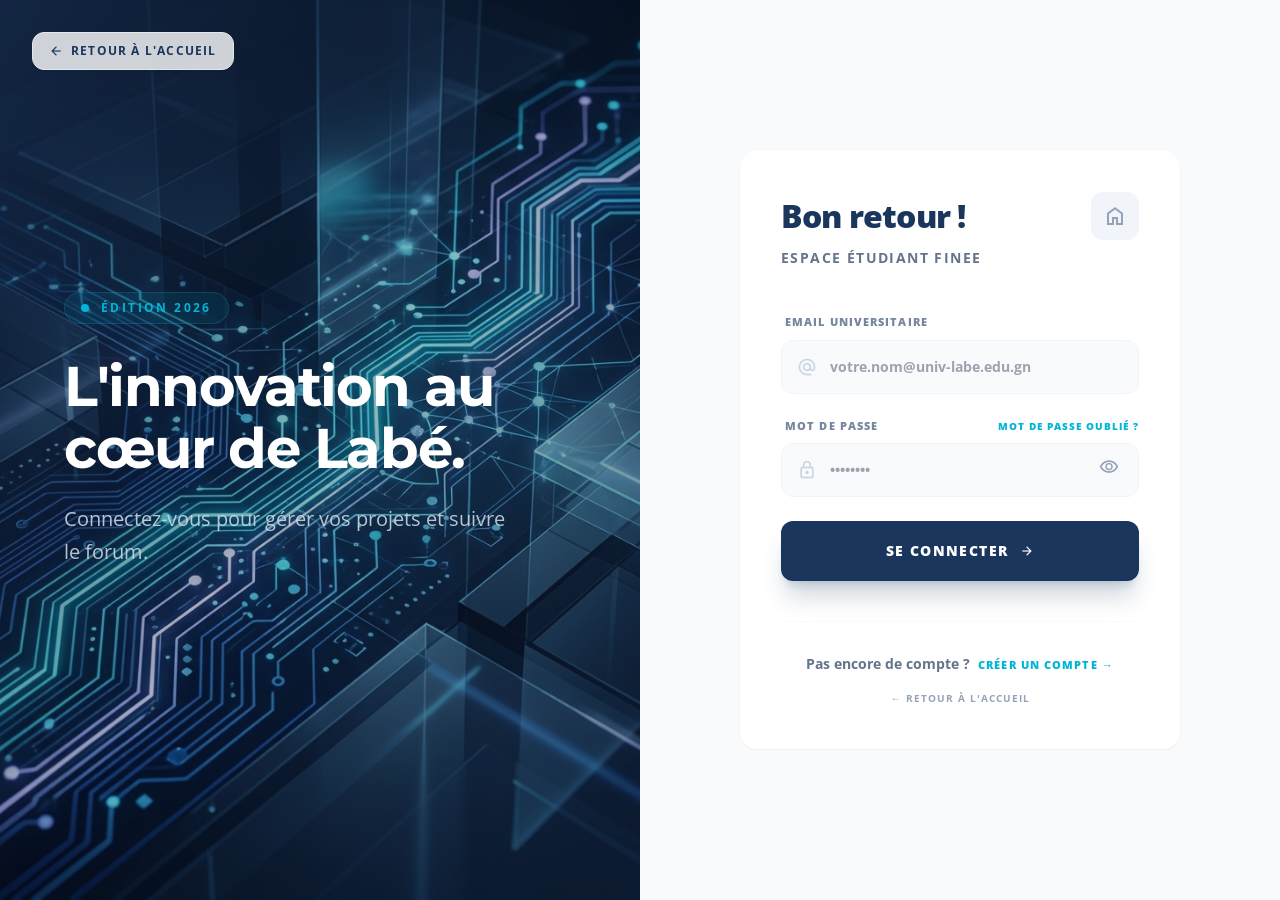
<file: html/dashboard.html>
<!DOCTYPE html>
<html class="light" lang="fr">
<head>
    <meta charset="utf-8"/>
    <meta content="width=device-width, initial-scale=1.0" name="viewport"/>
    <title>Dashboard Premium | FINEE 2026</title>
    <script src="../lib/tailwind.min.js"></script>
    <link href="https://fonts.googleapis.com/css2?family=Montserrat:wght@600;700&family=Open+Sans:wght@400;600&display=swap" rel="stylesheet"/>
    <link rel="stylesheet" href="https://fonts.googleapis.com/css2?family=Material+Symbols+Outlined:opsz,wght,FILL,GRAD@20..48,100..700,0..1,-25..0" />
    <script id="tailwind-config">
          tailwind.config = {
            darkMode: "class",
            theme: {
              extend: {
                "colors": {
                        "primary": "#002045",
                        "secondary": "#00677c",
                        "accent": "#e88532",
                        "surface": "#f7fafc",
                        "on-surface": "#181c1e",
                        "secondary-container": "#4fd9fd",
                        "on-tertiary-container": "#e88532",
                        "primary-container": "#1a365d"
                },
                "fontFamily": {
                    "body-md": ["Open Sans"],
                    "h1": ["Montserrat"]
                }
              }
            }
          }
    </script>
    <link rel="stylesheet" href="../css/dashboard.css">
    <link rel="stylesheet" href="../css/footer_premium.css">
    <link rel="stylesheet" href="../css/responsive.css">
    <!-- Scripts for PDF & Charts -->
    <script src="../lib/jspdf.umd.min.js"></script>
    <script src="../lib/html2canvas.min.js"></script>
    <script src="../lib/chart.min.js"></script>
</head>
<body class="bg-surface font-body-md text-on-surface min-h-screen overflow-x-hidden">

<!-- Sidebar Overlay (mobile) -->
<div id="sidebarOverlay" class="sidebar-overlay"></div>

<!-- SideNavBar -->
<aside id="sidebar" class="h-screen w-72 fixed left-0 top-0 z-50 bg-white border-r border-slate-100 shadow-2xl shadow-primary/5 flex flex-col p-8 space-y-2 transition-transform duration-300 transform -translate-x-full md:translate-x-0">
    <div class="mb-12">
        <a href="../index.html" class="flex items-center group">
            <img src="../assets/finee_2026_logo.svg" alt="FINEE 2026 Logo" class="h-16 w-auto drop-shadow-lg group-hover:scale-105 transition-transform duration-500">
        </a>
    </div>

    <nav class="flex-1 space-y-2">
        <!-- Student Links -->
        <div id="studentLinks" class="space-y-2">
            <a href="#" class="nav-link active flex items-center gap-4 px-6 py-4 rounded-2xl text-sm font-bold transition-all" data-section="overview">
                <span class="material-symbols-outlined">dashboard</span> Vue d'ensemble
            </a>
            <a href="#" class="nav-link flex items-center gap-4 px-6 py-4 rounded-2xl text-sm font-bold text-slate-400 hover:text-primary transition-all" data-section="projects">
                <span class="material-symbols-outlined">rocket_launch</span> Mes Projets
            </a>
            <a href="#" class="nav-link flex items-center gap-4 px-6 py-4 rounded-2xl text-sm font-bold text-slate-400 hover:text-primary transition-all" data-section="tracker">
                <span class="material-symbols-outlined">monitoring</span> Suivi d'Avancement
            </a>
            <a href="#" class="nav-link flex items-center gap-4 px-6 py-4 rounded-2xl text-sm font-bold text-slate-400 hover:text-primary transition-all" data-section="voting">
                <span class="material-symbols-outlined">how_to_vote</span> Vote & Classement
            </a>
            <a href="#" class="nav-link flex items-center gap-4 px-6 py-4 rounded-2xl text-sm font-bold text-slate-400 hover:text-primary transition-all" data-section="badge">
                <span class="material-symbols-outlined">badge</span> Mon Badge
            </a>
        </div>

        <!-- Admin Links (Hidden by default) -->
        <div id="adminLinks" class="space-y-2 hidden">
            <a href="#" class="nav-link flex items-center gap-4 px-6 py-4 rounded-2xl text-sm font-bold text-slate-400 hover:text-primary transition-all" data-section="admin-overview">
                <span class="material-symbols-outlined">analytics</span> Dashboard Global
            </a>
            <a href="#" class="nav-link flex items-center gap-4 px-6 py-4 rounded-2xl text-sm font-bold text-slate-400 hover:text-primary transition-all" data-section="admin-validation">
                <span class="material-symbols-outlined">verified_user</span> Validation Projets
            </a>
            <a href="#" class="nav-link flex items-center gap-4 px-6 py-4 rounded-2xl text-sm font-bold text-slate-400 hover:text-primary transition-all" data-section="admin-users">
                <span class="material-symbols-outlined">manage_accounts</span> Utilisateurs
            </a>
        </div>

        <a href="#" class="nav-link flex items-center gap-4 px-6 py-4 rounded-2xl text-sm font-bold text-slate-400 hover:text-primary transition-all" data-section="settings">
            <span class="material-symbols-outlined">settings</span> Paramètres
        </a>

        <div class="pt-8 mt-8 border-t border-slate-50">
            <a href="../index.html" class="flex items-center gap-4 px-6 py-4 rounded-2xl text-sm font-bold text-accent hover:bg-accent/5 transition-all group">
                <span class="material-symbols-outlined group-hover:-translate-x-1 transition-transform">home</span> Retour au Site
            </a>
        </div>
    </nav>

    <div class="pt-8 space-y-4">
        <!-- Profile moved to bottom -->
        <div class="p-4 bg-slate-50 rounded-3xl border border-slate-100 relative group overflow-hidden cursor-pointer active:scale-95 transition-all" onclick="switchSection('settings')">
            <div class="absolute -right-4 -top-4 w-16 h-16 bg-primary/5 rounded-full blur-xl group-hover:scale-150 transition-transform"></div>
            <div class="relative flex items-center gap-3">
                <div class="w-10 h-10 rounded-xl bg-primary text-white shadow-lg flex items-center justify-center text-xs font-black" id="userInitialsSidebar">JD</div>
                <div class="overflow-hidden flex-grow">
                    <p class="text-xs font-black text-primary truncate" id="userNameSidebar">Chargement...</p>
                    <p class="text-[9px] text-slate-500 font-bold uppercase tracking-widest" id="userFacultySidebar">Faculté</p>
                </div>
            </div>
        </div>

        <div class="space-y-1">
            <a href="../index.html" class="flex items-center gap-4 px-6 py-3 rounded-2xl text-xs font-bold text-slate-400 hover:text-primary transition-all">
                <span class="material-symbols-outlined text-lg">home</span> Accueil
            </a>
            <button id="logoutBtn" class="w-full flex items-center gap-4 px-6 py-3 rounded-2xl text-xs font-bold text-slate-400 hover:text-red-600 hover:bg-red-50 transition-all">
                <span class="material-symbols-outlined text-lg">logout</span> Déconnexion
            </button>
        </div>
    </div>
</aside>

<!-- Main Content -->
<main class="md:ml-72 min-h-screen relative flex flex-col">
    <!-- Header -->
    <header class="sticky top-0 z-40 bg-white/90 backdrop-blur-md border-b border-slate-100 h-20 px-8 flex justify-between items-center">
        <div class="flex items-center gap-4">
            <button id="toggleSidebar" class="md:hidden text-primary p-2 hover:bg-slate-50 rounded-xl transition-all">
                <span class="material-symbols-outlined">menu</span>
            </button>
            <div class="flex items-center gap-3">
                <a href="../index.html" class="flex items-center justify-center w-10 h-10 bg-slate-50 text-slate-400 hover:text-primary hover:bg-slate-100 rounded-xl transition-all border border-slate-100 group" title="Retour à l'accueil">
                    <span class="material-symbols-outlined text-[22px] group-hover:scale-110 transition-transform">home</span>
                </a>
                <h1 class="text-xl font-black text-primary tracking-tight" id="sectionTitle">Tableau de Bord</h1>
            </div>
        </div>
        <div class="flex items-center gap-6">
            <div class="hidden sm:flex items-center gap-2 px-4 py-2 bg-green-50 rounded-xl border border-green-100">
                <span class="w-2 h-2 rounded-full bg-green-500 animate-pulse"></span>
                <span class="text-[10px] font-black text-green-600 uppercase tracking-widest">Session Active</span>
            </div>
            <div class="flex items-center gap-3 p-1.5 pr-4 bg-slate-50 rounded-full border border-slate-100 cursor-pointer hover:bg-slate-100 active:scale-95 transition-all" onclick="switchSection('settings')">
                <div class="w-8 h-8 rounded-full bg-primary flex items-center justify-center text-white text-[10px] font-black" id="userHeaderInitials">JD</div>
                <span class="text-xs font-bold text-primary" id="userHeaderName">Chargement...</span>
            </div>
        </div>
    </header>

    <div class="p-8 flex-grow">
        <div class="max-w-7xl mx-auto space-y-8">
            
            <!-- 1. Overview Section -->
            <div id="section-overview" class="dashboard-section space-y-8">
                <!-- Hero Greeting -->
                <section class="relative overflow-hidden rounded-[40px] p-12 bg-primary text-white shadow-2xl shadow-primary/20 animate-fade-in">
                    <div class="absolute top-1/2 -translate-y-1/2 right-8 w-48 h-48 cursor-pointer group active:scale-95 transition-transform" onclick="switchSection('settings')">
                        <div class="relative w-full h-full rounded-full border-4 border-white/20 shadow-2xl overflow-hidden">
                            <div class="absolute inset-0 bg-gradient-to-br from-secondary-container/10 to-primary/20 group-hover:from-secondary-container/30 transition-all"></div>
                            <img id="welcomeUserImg" src="" class="w-full h-full object-cover object-top opacity-0 transition-opacity duration-500 relative z-10" alt="User profile">
                        </div>
                        <!-- Decorative ring -->
                        <div class="absolute -inset-4 border border-white/10 rounded-full animate-pulse"></div>
                    </div>
                    <div class="relative z-10">
                        <span class="inline-block px-4 py-1.5 rounded-full bg-white/10 border border-white/20 text-[10px] font-black uppercase tracking-[0.2em] mb-6">Édition Spéciale 2026</span>
                        <h2 class="text-4xl md:text-5xl font-black mb-4 leading-tight">Bonjour, <span id="welcomeName" class="text-secondary-container">...</span></h2>
                        <p class="text-lg text-white/70 max-w-2xl font-medium leading-relaxed">Bienvenue sur votre portail d'innovation. Votre portfolio académique progresse. Explorez les nouvelles opportunités et suivez vos impacts globaux.</p>
                        <div class="mt-8 flex gap-4">
                            <button onclick="switchSection('badge')" class="bg-secondary-container text-primary font-black px-8 py-3 rounded-2xl hover:brightness-110 active:scale-95 transition-all shadow-xl shadow-black/10 flex items-center gap-2 text-xs uppercase tracking-widest">
                                <span class="material-symbols-outlined text-sm">badge</span> Mon Badge Digital
                            </button>
                            <button onclick="window.location.href='soumission.html'" class="bg-white/10 border border-white/20 backdrop-blur-md px-8 py-3 rounded-2xl hover:bg-white/20 transition-all text-xs font-black uppercase tracking-widest flex items-center gap-2">
                                <span class="material-symbols-outlined text-sm">add</span> Soumettre un Projet
                            </button>
                        </div>
                    </div>
                </section>

                <!-- Key Metrics Row -->
                <div class="grid grid-cols-1 md:grid-cols-3 gap-8">
                    <!-- Active Projects -->
                    <div class="premium-card p-8 animate-fade-in delay-1">
                        <div class="flex justify-between items-start mb-6">
                            <div class="w-14 h-14 bg-cyan-50 rounded-2xl flex items-center justify-center text-cyan-600 shadow-inner">
                                <span class="material-symbols-outlined text-3xl">rocket_launch</span>
                            </div>
                            <span class="text-[10px] font-black text-cyan-600 bg-cyan-50 px-2 py-1 rounded-lg uppercase tracking-widest">Statut</span>
                        </div>
                        <h3 class="text-4xl font-black text-primary mb-1" id="activeProjectsCount">0</h3>
                        <p class="text-sm font-bold text-slate-400">Projets Soumis</p>
                        <div class="mt-6 progress-container">
                            <div class="progress-bar" style="width: 75%"></div>
                        </div>
                    </div>

                    <!-- Votes Reçus -->
                    <div class="premium-card p-8 animate-fade-in delay-2">
                        <div class="flex justify-between items-start mb-6">
                            <div class="w-14 h-14 bg-orange-50 rounded-2xl flex items-center justify-center text-orange-600 shadow-inner">
                                <span class="material-symbols-outlined text-3xl">favorite</span>
                            </div>
                            <span class="text-[10px] font-black text-green-600 flex items-center gap-1">
                                <span class="material-symbols-outlined text-sm">trending_up</span> +12%
                            </span>
                        </div>
                        <h3 class="text-4xl font-black text-primary mb-1" id="totalVotesCount">0</h3>
                        <p class="text-sm font-bold text-slate-400">Votes de la Communauté</p>
                        <p class="text-[10px] text-slate-300 font-bold mt-6 uppercase tracking-widest">Engagement Global</p>
                    </div>

                    <!-- Ranking Card -->
                    <div class="premium-card p-8 bg-gradient-to-br from-primary to-[#003366] text-white border-none shadow-2xl shadow-primary/20 animate-fade-in delay-3 relative overflow-hidden group">
                        <div class="absolute -right-4 -top-4 w-32 h-32 bg-white/5 rounded-full blur-2xl group-hover:scale-150 transition-transform duration-700"></div>
                        <div class="relative z-10">
                            <div class="flex justify-between items-start mb-6">
                                <div class="w-14 h-14 bg-white/10 backdrop-blur-md rounded-2xl flex items-center justify-center text-white border border-white/10">
                                    <span class="material-symbols-outlined text-3xl">military_tech</span>
                                </div>
                                <span class="text-[10px] font-black text-secondary-container uppercase tracking-widest">Top Tier</span>
                            </div>
                            <h3 class="text-2xl font-black text-white mb-2 leading-tight" id="userRank">Rang #--</h3>
                            <p class="text-white/60 text-xs mb-8 font-bold uppercase tracking-widest">Innovateur FINEE</p>
                            <div class="flex -space-x-3">
                                <div class="w-10 h-10 rounded-xl bg-secondary-container flex items-center justify-center text-primary text-xs font-black border-2 border-primary">B1</div>
                                <div class="w-10 h-10 rounded-xl bg-accent flex items-center justify-center text-white text-xs font-black border-2 border-primary">B2</div>
                                <div class="w-10 h-10 rounded-xl bg-white/20 backdrop-blur-md flex items-center justify-center text-white text-[10px] font-black border-2 border-primary">+3</div>
                            </div>
                        </div>
                    </div>
                </div>

                <!-- Charts and Lists Grid -->
                <div class="grid grid-cols-1 lg:grid-cols-3 gap-8">
                    <!-- Chart -->
                    <div class="lg:col-span-2 premium-card p-8">
                        <div class="flex justify-between items-center mb-8">
                            <div>
                                <h3 class="text-xl font-black text-primary">Croissance de Visibilité</h3>
                                <p class="text-sm text-slate-400 font-bold">Suivi des vues par projet</p>
                            </div>
                            <select class="bg-slate-50 border-none rounded-xl text-xs font-black px-4 py-2 outline-none focus:ring-2 focus:ring-primary/5">
                                <option>Derniers 7 jours</option>
                                <option>Dernier mois</option>
                            </select>
                        </div>
                        <div class="h-[300px] relative">
                            <canvas id="statsChart"></canvas>
                        </div>
                    </div>

                    <!-- Upcoming Timeline -->
                    <div class="premium-card p-8">
                        <h3 class="text-xl font-black text-primary mb-8">Agenda du Forum</h3>
                        <div class="relative space-y-8 timeline-line pl-2" id="agendaTimeline">
                            <!-- Items will be injected by JS or hardcoded for preview -->
                            <div class="relative pl-10 animate-fade-in">
                                <div class="absolute left-0 top-1.5 w-6 h-6 bg-white border-4 border-secondary-container rounded-full z-10"></div>
                                <div>
                                    <p class="text-[10px] font-black text-secondary uppercase tracking-widest">09:00 • Aujourd'hui</p>
                                    <h4 class="font-black text-primary text-sm mt-1">Cérémonie d'ouverture</h4>
                                    <p class="text-[10px] text-slate-400 font-bold mt-1">Grand Hall / Streaming</p>
                                </div>
                            </div>
                            <div class="relative pl-10 animate-fade-in delay-1">
                                <div class="absolute left-0 top-1.5 w-6 h-6 bg-white border-4 border-accent rounded-full z-10"></div>
                                <div>
                                    <p class="text-[10px] font-black text-accent uppercase tracking-widest">14:30 • Aujourd'hui</p>
                                    <h4 class="font-black text-primary text-sm mt-1">Session de Mentorat</h4>
                                    <p class="text-[10px] text-slate-400 font-bold mt-1">Innovation Suite B</p>
                                </div>
                            </div>
                        </div>
                        <button onclick="window.location.href='programme.html'" class="w-full mt-10 py-3 bg-slate-50 text-slate-500 rounded-2xl text-[10px] font-black uppercase tracking-widest hover:bg-slate-100 transition-colors">Voir le programme complet</button>
                    </div>
                </div>

                <!-- Recent Projects Overview -->
                <div class="premium-card p-8">
                    <div class="flex justify-between items-center mb-8">
                        <h3 class="text-xl font-black text-primary">Mes Soumissions Récentes</h3>
                        <button onclick="switchSection('projects')" class="text-xs font-black text-secondary uppercase tracking-widest hover:underline">Voir tout</button>
                    </div>
                    <div class="space-y-4" id="projectListOverview">
                        <!-- Placeholder -->
                        <div class="py-12 text-center opacity-30">
                            <span class="material-symbols-outlined text-5xl mb-4">folder_off</span>
                            <p class="text-sm font-bold uppercase tracking-widest">Aucun projet trouvé</p>
                        </div>
                    </div>
                </div>
            </div>

            <!-- 2. Projects Section -->
            <div id="section-projects" class="dashboard-section hidden space-y-8">
                <div class="flex justify-between items-center bg-white p-8 rounded-[32px] border border-slate-100 shadow-sm">
                    <div>
                        <h2 class="text-2xl font-black text-primary">Gestion des Projets</h2>
                        <p class="text-sm text-slate-400 font-bold">Consultez et modifiez vos soumissions d'innovation.</p>
                    </div>
                    <button onclick="window.location.href='soumission.html'" class="flex items-center gap-2 px-8 py-4 bg-primary text-white rounded-2xl font-black text-xs uppercase tracking-widest shadow-xl shadow-primary/20 hover:scale-105 transition-transform active:scale-95">
                        <span class="material-symbols-outlined text-sm">add</span> Nouveau Projet
                    </button>
                </div>
                <div class="grid grid-cols-1 md:grid-cols-2 lg:grid-cols-3 gap-8" id="projectsGrid">
                    <!-- Dynamic Content -->
                </div>
            </div>

            <!-- 3. Tracker Section -->
            <div id="section-tracker" class="dashboard-section hidden space-y-8">
                <div class="bg-white p-12 rounded-[40px] border border-slate-100 shadow-sm">
                    <div class="flex justify-between items-center mb-12">
                        <h2 class="text-2xl font-black text-primary">Suivi d'Avancement</h2>
                        <span class="px-4 py-1.5 bg-slate-50 text-slate-400 text-[10px] font-black uppercase tracking-widest rounded-xl">Mise à jour en temps réel</span>
                    </div>
                    <div class="space-y-12" id="trackerProjectList">
                        <!-- Dynamic Content -->
                    </div>
                </div>
            </div>

            <!-- 4. Voting Section -->
            <div id="section-voting" class="dashboard-section hidden space-y-8">
                <div class="grid grid-cols-1 lg:grid-cols-3 gap-8">
                    <div class="lg:col-span-2 space-y-8">
                        <div class="bg-white p-10 rounded-[40px] border border-slate-100 shadow-sm">
                            <h3 class="text-xl font-black text-primary mb-10">Classement en Temps Réel</h3>
                            <div class="space-y-6" id="leaderboardList">
                                <!-- Dynamic Content -->
                            </div>
                        </div>
                    </div>
                    <div class="space-y-8">
                        <div class="bg-gradient-to-br from-secondary to-orange-500 p-10 rounded-[40px] text-white shadow-2xl shadow-secondary/20 relative overflow-hidden">
                            <div class="absolute -right-8 -top-8 w-40 h-40 bg-white/10 rounded-full blur-3xl"></div>
                            <span class="material-symbols-outlined text-5xl mb-8 opacity-50">how_to_vote</span>
                            <h3 class="text-2xl font-black mb-4">Système de Vote</h3>
                            <p class="text-white/80 text-sm leading-relaxed mb-10">Le scrutin est ouvert jusqu'au 15 mai. Mobilisez la communauté autour de vos innovations !</p>
                            <div class="p-6 bg-white/10 rounded-3xl border border-white/10 backdrop-blur-md">
                                <p class="text-[10px] font-black uppercase tracking-widest text-white/60 mb-2">Votre quota restant</p>
                                <div class="flex items-end gap-2">
                                    <span class="text-5xl font-black" id="remainingVotes">5</span>
                                    <span class="text-sm font-bold text-white/60 mb-2">/ 5 disponibles</span>
                                </div>
                            </div>
                        </div>
                    </div>
                </div>
            </div>

            <!-- 5. Participants Section -->
            <div id="section-participants" class="dashboard-section hidden space-y-8">
                <div class="bg-white rounded-[40px] border border-slate-100 shadow-sm overflow-hidden">
                    <div class="p-10 border-b border-slate-50 flex flex-col md:flex-row justify-between items-center gap-6">
                        <div>
                            <h3 class="text-xl font-black text-primary">Annuaire des Participants</h3>
                            <p class="text-xs text-slate-400 font-bold uppercase tracking-widest mt-1">Connectez-vous avec l'écosystème</p>
                        </div>
                        <div class="relative w-full md:w-72">
                            <span class="material-symbols-outlined absolute left-4 top-1/2 -translate-y-1/2 text-slate-300">search</span>
                            <input type="text" placeholder="Filtrer par nom ou faculté..." class="w-full pl-12 pr-6 py-4 bg-slate-50 border-none rounded-2xl text-sm focus:ring-4 focus:ring-primary/5 font-bold transition-all">
                        </div>
                    </div>
                    <div class="overflow-x-auto">
                        <table class="w-full text-left">
                            <thead>
                                <tr class="bg-slate-50/50">
                                    <th class="px-10 py-6 text-[10px] font-black text-slate-400 uppercase tracking-widest">Participant</th>
                                    <th class="px-10 py-6 text-[10px] font-black text-slate-400 uppercase tracking-widest">Affiliation</th>
                                    <th class="px-10 py-6 text-[10px] font-black text-slate-400 uppercase tracking-widest">Projets</th>
                                    <th class="px-10 py-6 text-[10px] font-black text-slate-400 uppercase tracking-widest">Rôle</th>
                                </tr>
                            </thead>
                            <tbody class="divide-y divide-slate-50" id="participantTable">
                                <!-- Dynamic Content -->
                            </tbody>
                        </table>
                    </div>
                </div>
            </div>

            <!-- 6. Badge Section -->
            <div id="section-badge" class="dashboard-section hidden space-y-12">
                <div class="flex flex-col items-center py-12">
                    <!-- The Passport Card -->
                    <div class="relative w-full max-w-[650px] aspect-[1.7/1] mb-16 perspective-1000 group">
                        <div id="badge-to-export" class="badge-gradient rounded-[40px] p-1 shadow-[0_40px_80px_-20px_rgba(26,54,93,0.5)] h-full relative overflow-hidden">
                            <!-- Premium Background Effects -->
                            <div class="absolute -right-20 -top-20 w-80 h-80 bg-secondary/15 rounded-full blur-[80px] animate-pulse"></div>
                            <div class="absolute -left-20 -bottom-20 w-64 h-64 bg-accent/10 rounded-full blur-[60px]"></div>
                            
                            <div class="bg-primary/40 backdrop-blur-sm rounded-[38px] h-full p-10 flex flex-col justify-between border border-white/15 relative z-10">
                                <!-- Badge Top Row -->
                                <div class="flex justify-between items-start">
                                    <div class="flex items-center gap-3">
                                        <div class="w-10 h-10 bg-white/10 rounded-xl flex items-center justify-center border border-white/10">
                                            <img src="../assets/finee_2026_logo.svg" alt="FINEE" class="w-6 h-6 brightness-0 invert opacity-80">
                                        </div>
                                        <div>
                                            <h2 class="text-white font-black text-lg tracking-tighter leading-none">FINEE <span class="text-secondary">2026</span></h2>
                                            <p class="text-[8px] text-white/40 font-bold uppercase tracking-[0.3em] mt-1">Innovation Portal</p>
                                        </div>
                                    </div>
                                    <div class="flex items-center gap-4">
                                        <div class="px-4 py-1.5 bg-secondary/20 border border-secondary/30 rounded-full text-[9px] font-black text-secondary uppercase tracking-widest">
                                            MEMBRE VÉRIFIÉ
                                        </div>
                                        <div id="badgeInitials" class="w-12 h-12 rounded-2xl bg-white/10 border border-white/20 flex items-center justify-center text-white text-sm font-black cursor-pointer hover:scale-110 transition-transform active:scale-95" onclick="switchSection('settings')" title="Gérer mon profil">
                                            JD
                                        </div>
                                    </div>
                                </div>

                                <!-- User Information Core -->
                                <div class="mt-4">
                                    <h2 class="text-white font-black text-4xl mb-4 tracking-tight font-montserrat" id="badgeFullName">Chargement...</h2>
                                    <div class="flex gap-10">
                                        <div>
                                            <p class="text-[9px] text-white/40 uppercase font-black tracking-widest mb-1.5">Rôle / Statut</p>
                                            <p class="text-xs text-white font-black uppercase tracking-tight">Participant Innovateur</p>
                                        </div>
                                        <div>
                                            <p class="text-[9px] text-white/40 uppercase font-black tracking-widest mb-1.5">Département / Faculté</p>
                                            <p class="text-xs text-white font-black uppercase tracking-tight" id="badgeFaculty">FST</p>
                                        </div>
                                        <div>
                                            <p class="text-[9px] text-white/40 uppercase font-black tracking-widest mb-1.5">Expiration</p>
                                            <p class="text-xs text-white font-black uppercase tracking-tight">31 MAI 2026</p>
                                        </div>
                                    </div>
                                </div>

                                <!-- Bottom Row: QR & ID -->
                                <div class="flex justify-between items-end">
                                    <div class="flex items-center gap-2 text-white/30 bg-white/5 px-3 py-2 rounded-xl border border-white/5">
                                        <span class="material-symbols-outlined text-sm">qr_code_scanner</span>
                                        <span class="text-[10px] font-mono tracking-widest uppercase" id="badgeId">#F26-0000</span>
                                    </div>
                                    <div class="flex items-center gap-6">
                                        <div class="text-right hidden sm:block">
                                            <p class="text-[8px] text-white/40 uppercase font-black tracking-widest">Session Officielle</p>
                                            <p class="text-[10px] text-secondary font-black uppercase tracking-widest">Accès Exécutif</p>
                                        </div>
                                        <div class="w-20 h-20 bg-white rounded-[24px] p-2 shadow-2xl border border-secondary/30 cyan-glow hover:scale-110 transition-transform cursor-pointer">
                                            <a id="badgeQRLink" href="#" target="_blank" title="Cliquez pour simuler un scan">
                                                <img id="badgeQRCode" src="" alt="QR" class="w-full h-full object-contain rounded-lg">
                                            </a>
                                        </div>
                                    </div>
                                </div>
                            </div>
                        </div>
                    </div>

                    <!-- Action Buttons -->
                    <div class="flex flex-col sm:flex-row gap-6 w-full max-w-[500px]">
                        <button id="downloadBadgeBtn" class="flex-1 bg-primary text-white font-black py-5 px-8 rounded-3xl flex items-center justify-center gap-3 hover:bg-primary-light transition-all shadow-2xl shadow-primary/30 hover:-translate-y-1 active:scale-95">
                            <span class="material-symbols-outlined">picture_as_pdf</span>
                            Télécharger le Pass (PDF)
                        </button>
                        <button class="flex-1 bg-white border-2 border-slate-100 text-slate-500 font-black py-5 px-8 rounded-3xl flex items-center justify-center gap-3 hover:bg-slate-50 transition-all hover:-translate-y-1 active:scale-95">
                            <span class="material-symbols-outlined">share</span>
                            Partager
                        </button>
                    </div>
                </div>
            </div>
            <!-- 7. Settings Section -->
            <div id="section-settings" class="dashboard-section hidden space-y-8">
                <div class="bg-white p-10 rounded-[40px] border border-slate-100 shadow-sm">
                    <h2 class="text-2xl font-black text-primary mb-8">Paramètres du Profil</h2>
                    
                    <form id="settingsForm" class="space-y-10">
                        <!-- Profile Picture -->
                        <div class="flex flex-col md:flex-row items-center gap-8 p-8 bg-slate-50 rounded-[32px]">
                            <div class="relative group">
                                <div class="w-32 h-32 rounded-[40px] bg-primary overflow-hidden flex items-center justify-center text-white text-4xl font-black shadow-xl" id="profilePreview">
                                    JD
                                </div>
                                <button type="button" onclick="document.getElementById('profileUpload').click()" class="absolute -bottom-2 -right-2 w-10 h-10 bg-white rounded-xl shadow-lg flex items-center justify-center text-primary hover:text-secondary transition-all">
                                    <span class="material-symbols-outlined">edit</span>
                                </button>
                                <input type="file" id="profileUpload" class="hidden" accept="image/*">
                            </div>
                            <div>
                                <h3 class="text-lg font-black text-primary mb-1">Photo de profil</h3>
                                <p class="text-xs text-slate-400 font-bold uppercase tracking-widest">Format JPG, PNG. Taille max 2Mo.</p>
                                <button type="button" onclick="document.getElementById('profileUpload').click()" class="mt-4 px-6 py-2 bg-white border border-slate-200 rounded-xl text-[10px] font-black text-primary uppercase tracking-widest hover:bg-slate-50 transition-all">Changer l'image</button>
                            </div>
                        </div>

                        <!-- Personal Info Grid -->
                        <div class="grid grid-cols-1 md:grid-cols-2 gap-8">
                            <div class="space-y-2">
                                <label class="text-[11px] font-black text-primary/60 uppercase tracking-widest ml-1">Prénom</label>
                                <input type="text" id="editFirstName" class="w-full p-4 rounded-2xl bg-slate-50 border-none focus:ring-4 focus:ring-primary/5 font-bold transition-all">
                            </div>
                            <div class="space-y-2">
                                <label class="text-[11px] font-black text-primary/60 uppercase tracking-widest ml-1">Nom</label>
                                <input type="text" id="editLastName" class="w-full p-4 rounded-2xl bg-slate-50 border-none focus:ring-4 focus:ring-primary/5 font-bold transition-all">
                            </div>
                            <div class="space-y-2">
                                <label class="text-[11px] font-black text-primary/60 uppercase tracking-widest ml-1">Adresse Email</label>
                                <input type="email" id="editEmail" class="w-full p-4 rounded-2xl bg-slate-50 border-none focus:ring-4 focus:ring-primary/5 font-bold transition-all">
                            </div>
                            <div class="space-y-2">
                                <label class="text-[11px] font-black text-primary/60 uppercase tracking-widest ml-1">Faculté</label>
                                <select id="editFaculty" class="w-full p-4 rounded-2xl bg-slate-50 border-none focus:ring-4 focus:ring-primary/5 font-bold transition-all">
                                    <option value="FST">FST</option>
                                    <option value="FLSH">FLSH</option>
                                    <option value="FSAG">FSAG</option>
                                </select>
                            </div>
                            <div class="space-y-2">
                                <label class="text-[11px] font-black text-primary/60 uppercase tracking-widest ml-1">Département</label>
                                <select id="editDepartment" class="w-full p-4 rounded-2xl bg-slate-50 border-none focus:ring-4 focus:ring-primary/5 font-bold transition-all">
                                    <!-- Options will be filtered by faculty if needed, but for settings we can list all or filter dynamically -->
                                    <option value="Informatique">Informatique</option>
                                    <option value="Mathématiques">Mathématiques</option>
                                    <option value="Biologie Appliquée">Biologie Appliquée</option>
                                    <option value="Energie Photovoltaïque">Energie Photovoltaïque</option>
                                    <option value="Miage">Miage</option>
                                    <option value="Chimie">Chimie</option>
                                    <option value="Langue Arabe">Langue Arabe</option>
                                    <option value="Sociologie">Sociologie</option>
                                    <option value="Lettres Modernes">Lettres Modernes</option>
                                    <option value="Anglais">Anglais</option>
                                    <option value="Administration Publique">Administration Publique</option>
                                    <option value="Économie">Économie</option>
                                    <option value="Gestion">Gestion</option>
                                    <option value="Économie Sociale et Solidaire">Économie Sociale et Solidaire</option>
                                    <option value="Economie Statique">Economie Statique</option>
                                </select>
                            </div>
                            <div class="space-y-2">
                                <label class="text-[11px] font-black text-primary/60 uppercase tracking-widest ml-1">Sexe</label>
                                <select id="editSexe" class="w-full p-4 rounded-2xl bg-slate-50 border-none focus:ring-4 focus:ring-primary/5 font-bold transition-all">
                                    <option value="Homme">Homme</option>
                                    <option value="Femme">Femme</option>
                                </select>
                            </div>
                            <div class="space-y-2">
                                <label class="text-[11px] font-black text-primary/60 uppercase tracking-widest ml-1">Niveau d'études</label>
                                <select id="editNiveau" class="w-full p-4 rounded-2xl bg-slate-50 border-none focus:ring-4 focus:ring-primary/5 font-bold transition-all">
                                    <option value="Licence 1">Licence 1</option>
                                    <option value="Licence 2">Licence 2</option>
                                    <option value="Licence 3">Licence 3</option>
                                </select>
                            </div>
                            <div class="space-y-2">
                                <label class="text-[11px] font-black text-primary/60 uppercase tracking-widest ml-1">Nouveau mot de passe</label>
                                <input type="password" id="editPassword" placeholder="••••••••" class="w-full p-4 rounded-2xl bg-slate-50 border-none focus:ring-4 focus:ring-primary/5 font-bold transition-all">
                                <p class="text-[9px] text-slate-400 font-bold uppercase tracking-widest ml-1">Laissez vide pour conserver l'actuel</p>
                            </div>
                        </div>

                        <div class="pt-6 border-t border-slate-50 flex justify-end">
                            <button type="submit" class="px-10 py-4 bg-primary text-white rounded-2xl font-black text-xs uppercase tracking-widest shadow-xl shadow-primary/20 hover:scale-105 active:scale-95 transition-all flex items-center gap-2">
                                <span class="material-symbols-outlined text-sm">save</span> Enregistrer les modifications
                            </button>
                        </div>
                    </form>
                </div>
            </div>
        </div>
    </div>

    <!-- Footer -->
    <footer class="p-10 border-t border-slate-100 flex flex-col md:flex-row justify-between items-center gap-4">
        <p class="text-slate-400 text-[10px] font-black uppercase tracking-[0.2em]">© 2026 FINEE Forum • Université de Labé</p>
        <div class="flex gap-6">
            <a href="confidentialite.html" class="text-[10px] font-black uppercase tracking-[0.2em] text-slate-400 hover:text-primary transition-colors">Confidentialité</a>
            <a href="mentions_legales.html" class="text-[10px] font-black uppercase tracking-[0.2em] text-slate-400 hover:text-primary transition-colors">Mentions Légales</a>
        </div>
    </footer>
</main>

<!-- Mobile Navigation -->
<nav class="fixed bottom-0 left-0 w-full z-50 flex justify-around items-center px-4 py-4 bg-white/90 backdrop-blur-xl border-t border-slate-100 md:hidden shadow-[0_-10px_25px_rgba(0,0,0,0.05)] rounded-t-[32px]">
    <button class="nav-link-mobile p-3 text-slate-300 hover:text-primary transition-all rounded-2xl" data-section="overview">
        <span class="material-symbols-outlined text-2xl">grid_view</span>
    </button>
    <button class="nav-link-mobile p-3 text-slate-300 hover:text-primary transition-all rounded-2xl" data-section="projects">
        <span class="material-symbols-outlined text-2xl">rocket_launch</span>
    </button>
    <button class="nav-link-mobile p-3 text-slate-300 hover:text-primary transition-all rounded-2xl" data-section="voting">
        <span class="material-symbols-outlined text-2xl">how_to_vote</span>
    </button>
    <button class="nav-link-mobile p-3 text-slate-300 hover:text-primary transition-all rounded-2xl" data-section="badge">
        <span class="material-symbols-outlined text-2xl">qr_code_2</span>
    </button>
    <button class="nav-link-mobile p-3 text-slate-300 hover:text-primary transition-all rounded-2xl" data-section="settings">
        <span class="material-symbols-outlined text-2xl">settings</span>
    </button>
</nav>

<!-- Project Details Modal -->
<div id="projectModal" class="fixed inset-0 z-[100] bg-primary/40 backdrop-blur-md items-center justify-center hidden">
    <div class="bg-white rounded-[40px] w-full max-w-2xl mx-6 overflow-hidden shadow-2xl animate-pop">
        <div class="h-32 bg-primary relative">
            <button onclick="closeProjectModal()" class="absolute top-6 right-6 w-10 h-10 bg-white/10 hover:bg-white/20 text-white rounded-full flex items-center justify-center transition-all">
                <span class="material-symbols-outlined">close</span>
            </button>
            <div class="absolute -bottom-10 left-10 w-20 h-20 bg-white rounded-3xl shadow-xl flex items-center justify-center text-primary text-3xl font-black border-4 border-white" id="modalProjectInitials">
                P
            </div>
        </div>
        <div class="p-10 pt-16 space-y-6">
            <div class="flex justify-between items-start">
                <div>
                    <h3 class="text-3xl font-black text-primary mb-2 font-montserrat" id="modalProjectTitle">Titre du Projet</h3>
                    <div class="flex gap-2">
                        <span id="modalProjectCategory" class="px-3 py-1 bg-primary/5 text-primary rounded-lg text-[10px] font-black uppercase tracking-widest border border-primary/5">Catégorie</span>
                        <span id="modalProjectStatus" class="px-3 py-1 rounded-lg text-[10px] font-black uppercase tracking-widest">Validé</span>
                    </div>
                </div>
                <div class="text-right">
                    <p class="text-[10px] font-black text-slate-400 uppercase tracking-widest mb-1">Votes Reçus</p>
                    <p class="text-2xl font-black text-primary" id="modalProjectVotes">0</p>
                </div>
            </div>
            
            <div class="grid grid-cols-1 md:grid-cols-2 gap-8 py-6 border-y border-slate-100">
                <div class="space-y-4">
                    <h4 class="text-xs font-black text-primary uppercase tracking-widest flex items-center gap-2">
                        <span class="material-symbols-outlined text-sm">description</span> Description
                    </h4>
                    <p class="text-sm text-slate-500 leading-relaxed" id="modalProjectDesc">Description complète du projet...</p>
                </div>
                <div class="space-y-4">
                    <h4 class="text-xs font-black text-primary uppercase tracking-widest flex items-center gap-2">
                        <span class="material-symbols-outlined text-sm">groups</span> Équipe
                    </h4>
                    <p class="text-sm text-slate-500 leading-relaxed" id="modalProjectTeam">Membres de l'équipe...</p>
                </div>
            </div>

            <!-- Ressources & Fichiers -->
            <div class="space-y-4">
                <h4 class="text-xs font-black text-primary uppercase tracking-widest flex items-center gap-2">
                    <span class="material-symbols-outlined text-sm">attachment</span> Ressources & Fichiers
                </h4>
                <div id="modalProjectResources" class="space-y-3">
                    <!-- Files and Links will be injected here -->
                </div>
            </div>

            <div class="flex justify-between items-center gap-4">
                <button onclick="confirmDeleteProject()" class="px-6 py-3 bg-red-50 text-red-500 rounded-2xl font-black text-[10px] uppercase tracking-widest hover:bg-red-500 hover:text-white transition-all flex items-center gap-2">
                    <span class="material-symbols-outlined text-sm">delete</span> Supprimer
                </button>
                <div class="flex gap-4">
                    <button onclick="closeProjectModal()" class="px-8 py-3 bg-slate-100 text-slate-500 rounded-2xl font-black text-[10px] uppercase tracking-widest hover:bg-slate-200 transition-all">Fermer</button>
                    <button onclick="openEditProjectModal()" class="px-8 py-3 bg-primary text-white rounded-2xl font-black text-[10px] uppercase tracking-widest shadow-xl shadow-primary/20 hover:scale-105 transition-all">Éditer le Projet</button>
                </div>
            </div>
        </div>
    </div>
</div>

<!-- Edit Project Modal -->
<div id="editProjectModal" class="fixed inset-0 z-[100] bg-primary/40 backdrop-blur-md items-center justify-center hidden">
    <div class="bg-white rounded-[40px] w-full max-w-2xl mx-6 shadow-2xl border border-white/20 animate-pop overflow-hidden">
        <div class="p-8 bg-slate-50 border-b border-slate-100 flex justify-between items-center">
            <h3 class="text-xl font-black text-primary font-montserrat">Éditer le Projet</h3>
            <button onclick="closeEditProjectModal()" class="w-10 h-10 rounded-xl bg-white flex items-center justify-center text-slate-400 hover:text-red-500 transition-all shadow-sm">
                <span class="material-symbols-outlined">close</span>
            </button>
        </div>
        <form id="editProjectForm" class="p-8 space-y-6 max-h-[70vh] overflow-y-auto">
            <div class="grid grid-cols-1 md:grid-cols-2 gap-6">
                <div class="space-y-2">
                    <label class="text-[10px] font-black text-slate-400 uppercase tracking-widest ml-1">Titre du Projet</label>
                    <input type="text" id="editProjectTitle" required class="w-full px-5 py-3 bg-slate-50 rounded-xl border-2 border-transparent focus:border-primary/10 focus:bg-white outline-none font-bold text-primary transition-all">
                </div>
                <div class="space-y-2">
                    <label class="text-[10px] font-black text-slate-400 uppercase tracking-widest ml-1">Catégorie</label>
                    <select id="editProjectCategory" required class="w-full px-5 py-3 bg-slate-50 rounded-xl border-2 border-transparent focus:border-primary/10 focus:bg-white outline-none font-bold text-primary transition-all">
                        <option value="Énergie">Énergie</option>
                        <option value="Agriculture">Agriculture</option>
                        <option value="Santé">Santé</option>
                        <option value="Environnement">Environnement</option>
                        <option value="Éducation">Éducation</option>
                        <option value="Fintech">Fintech</option>
                    </select>
                </div>
            </div>
            <div class="space-y-2">
                <label class="text-[10px] font-black text-slate-400 uppercase tracking-widest ml-1">Problématique</label>
                <textarea id="editProjectProblem" rows="3" required class="w-full px-5 py-3 bg-slate-50 rounded-xl border-2 border-transparent focus:border-primary/10 focus:bg-white outline-none font-bold text-primary transition-all"></textarea>
            </div>
            <div class="space-y-2">
                <label class="text-[10px] font-black text-slate-400 uppercase tracking-widest ml-1">Solution Proposée</label>
                <textarea id="editProjectSolution" rows="3" required class="w-full px-5 py-3 bg-slate-50 rounded-xl border-2 border-transparent focus:border-primary/10 focus:bg-white outline-none font-bold text-primary transition-all"></textarea>
            </div>
            <div class="space-y-2">
                <label class="text-[10px] font-black text-slate-400 uppercase tracking-widest ml-1">Équipe</label>
                <input type="text" id="editProjectTeam" required class="w-full px-5 py-3 bg-slate-50 rounded-xl border-2 border-transparent focus:border-primary/10 focus:bg-white outline-none font-bold text-primary transition-all">
            </div>
            <div class="pt-4 flex justify-end gap-4">
                <button type="button" onclick="closeEditProjectModal()" class="px-8 py-3 text-xs font-black uppercase tracking-widest text-slate-400 hover:text-slate-600 transition-all">Annuler</button>
                <button type="submit" class="px-10 py-3 bg-secondary text-white rounded-xl font-black text-xs uppercase tracking-widest shadow-lg shadow-secondary/20 hover:brightness-110 active:scale-95 transition-all">Enregistrer les modifications</button>
            </div>
        </form>
    </div>
</div>
<!-- Delete Confirmation Modal -->
<div id="deleteConfirmModal" class="fixed inset-0 z-[110] bg-primary/60 backdrop-blur-sm items-center justify-center hidden">
    <div class="bg-white rounded-[40px] p-10 max-w-sm w-full mx-6 text-center shadow-2xl border border-white/20 animate-pop">
        <div class="w-20 h-20 bg-red-50 rounded-[28px] flex items-center justify-center mx-auto mb-6 text-red-500">
            <span class="material-symbols-outlined text-4xl">warning</span>
        </div>
        <h3 class="text-2xl font-black text-primary mb-2 font-montserrat">Supprimer le projet ?</h3>
        <p class="text-slate-500 text-sm mb-8">Cette action est irréversible. Toutes les données liées à ce projet seront définitivement perdues.</p>
        <div class="flex flex-col gap-3">
            <button onclick="executeDeleteProject()" class="w-full py-4 bg-red-500 text-white rounded-2xl font-black text-xs uppercase tracking-widest shadow-lg shadow-red-200 hover:bg-red-600 active:scale-95 transition-all">Confirmer la suppression</button>
            <button onclick="closeDeleteConfirm()" class="w-full py-4 bg-slate-50 text-slate-400 rounded-2xl font-black text-xs uppercase tracking-widest hover:bg-slate-100 transition-all">Annuler</button>
        </div>
    </div>
</div>

<script src="../js/dashboard.js"></script>

</body>
</html>
</file>
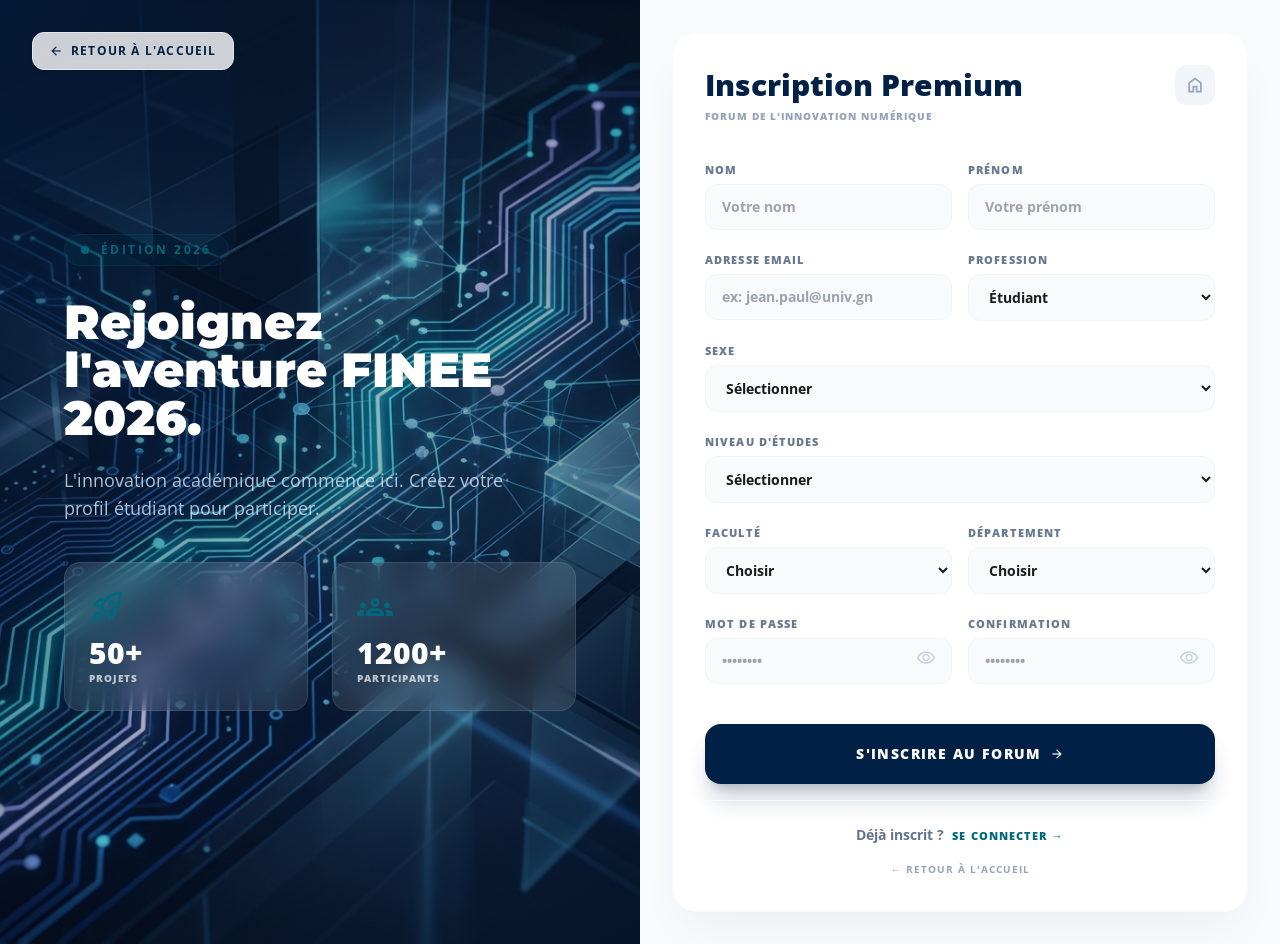
<file: html/inscription.html>
<!DOCTYPE html>
<html class="light" lang="fr">
<head>
    <meta charset="utf-8"/>
    <meta content="width=device-width, initial-scale=1.0" name="viewport"/>
    <title>FINEE - Inscription Premium</title>
    <script src="../lib/tailwind.min.js"></script>
    <link href="https://fonts.googleapis.com/css2?family=Montserrat:wght@600;700&family=Open+Sans:wght@400;600&family=Cormorant+Garamond:wght@400;600;700&family=DM+Sans:wght@300;400;500;600&display=swap" rel="stylesheet"/>
    <link rel="stylesheet" href="https://fonts.googleapis.com/css2?family=Material+Symbols+Outlined:opsz,wght,FILL,GRAD@20..48,100..700,0..1,-25..0" />
    <script id="tailwind-config">
        tailwind.config = {
            darkMode: "class",
            theme: {
                extend: {
                    colors: {
                        "primary-container": "#1a365d",
                        "outline": "#74777f",
                        "on-error": "#ffffff",
                        "inverse-primary": "#adc7f7",
                        "secondary-fixed-dim": "#4bd6fa",
                        "tertiary-container": "#572900",
                        "on-primary-fixed-variant": "#2d476f",
                        "primary": "#002045",
                        "outline-variant": "#c4c6cf",
                        "on-surface-variant": "#43474e",
                        "inverse-surface": "#2d3133",
                        "on-primary-container": "#86a0cd",
                        "secondary-container": "#4fd9fd",
                        "surface-container-highest": "#e0e3e5",
                        "background": "#f7fafc",
                        "on-tertiary": "#ffffff",
                        "surface-dim": "#d7dadc",
                        "surface-container": "#ebeef0",
                        "on-secondary": "#ffffff",
                        "secondary": "#00677c",
                        "secondary-fixed": "#b2ebff",
                        "on-secondary-fixed": "#001f27",
                        "surface": "#f7fafc",
                        "on-background": "#181c1e",
                        "surface-bright": "#f7fafc",
                        "on-secondary-container": "#005c70",
                        "on-error-container": "#93000a",
                        "tertiary": "#371800",
                        "on-primary": "#ffffff",
                        "tertiary-fixed-dim": "#ffb783",
                        "surface-tint": "#455f88",
                        "surface-container-lowest": "#ffffff",
                        "inverse-on-surface": "#eef1f3",
                        "primary-fixed": "#d6e3ff",
                        "surface-variant": "#e0e3e5",
                        "on-tertiary-fixed-variant": "#703700",
                        "on-tertiary-container": "#e88532",
                        "on-secondary-fixed-variant": "#004e5e",
                        "error-container": "#ffdad6",
                        "surface-container-high": "#e5e9eb",
                        "primary-fixed-dim": "#adc7f7",
                        "tertiary-fixed": "#ffdcc5",
                        "error": "#ba1a1a",
                        "on-surface": "#181c1e",
                        "on-tertiary-fixed": "#301400",
                        "surface-container-low": "#f1f4f6",
                        "on-primary-fixed": "#001b3c"
                    },
                    fontFamily: {
                        h1: ["Montserrat"],
                        h2: ["Montserrat"],
                        body: ["Open Sans"]
                    }
                }
            }
        }
    </script>
    <link rel="stylesheet" href="../css/inscription.css">
    <link rel="stylesheet" href="../css/responsive.css">
</head>
<body class="bg-[#F8FAFC] font-body text-on-background min-h-screen flex flex-col">
    <!-- Back to Home Button -->
    <a href="../index.html" class="fixed top-8 left-8 z-[100] flex items-center gap-2 px-4 py-2 bg-white/80 backdrop-blur-md border border-slate-200 rounded-xl text-primary font-bold text-xs uppercase tracking-widest shadow-sm hover:shadow-xl hover:-translate-y-0.5 transition-all active:scale-95 group">
        <span class="material-symbols-outlined text-sm group-hover:-translate-x-1 transition-transform">arrow_back</span>
        Retour à l'accueil
    </a>

    <main class="min-h-screen w-full flex flex-col md:flex-row">
        <!-- Left Side: Dark Hero Section -->
        <section class="hidden md:flex md:w-1/2 relative items-center justify-center p-lg overflow-hidden text-white bg-slate-900">
            <div class="absolute inset-0 z-0 opacity-70">
                <img class="w-full h-full object-cover" alt="Abstract Background" src="../assets/auth_bg_premium.png"/>
                <div class="absolute inset-0 bg-gradient-to-br from-primary/80 via-transparent to-primary/40"></div>
            </div>
            <div class="relative z-10 max-w-lg text-white text-center md:text-left">
                <div class="mb-8 inline-flex items-center px-4 py-1.5 rounded-full bg-secondary/10 border border-secondary/20 text-secondary text-[12px] font-bold uppercase tracking-[0.2em]">
                    <span class="mr-3 h-2 w-2 rounded-full bg-secondary animate-pulse"></span>
                    Édition 2026
                </div>
                <h1 class="font-h1 text-4xl md:text-5xl font-black mb-6 leading-tight">Rejoignez l'aventure FINEE 2026.</h1>
                <p class="text-lg text-blue-100/80 mb-10 max-w-md">L'innovation académique commence ici. Créez votre profil étudiant pour participer.</p>
                <!-- Stats Grid -->
                <div class="grid grid-cols-2 gap-6">
                    <div class="bg-white/10 backdrop-blur-md p-6 rounded-2xl border border-white/10 hover:border-white/30 transition-all">
                        <span class="material-symbols-outlined text-secondary text-4xl block mb-2">rocket_launch</span>
                        <div class="text-3xl font-black">50+</div>
                        <div class="text-[10px] opacity-70 uppercase font-black tracking-widest">Projets</div>
                    </div>
                    <div class="bg-white/10 backdrop-blur-md p-6 rounded-2xl border border-white/10 hover:border-white/30 transition-all">
                        <span class="material-symbols-outlined text-secondary text-4xl block mb-2">groups</span>
                        <div class="text-3xl font-black">1200+</div>
                        <div class="text-[10px] opacity-70 uppercase font-black tracking-widest">Participants</div>
                    </div>
                </div>
            </div>
        </section>

        <!-- Right Side: Registration Form Section -->
        <section class="w-full md:w-1/2 bg-[#F8FAFC] flex items-center justify-center p-4 md:p-8">
            <div class="bg-white w-full max-w-xl p-8 rounded-3xl shadow-2xl shadow-primary/5 border border-slate-50">
                <div class="mb-8">
                    <h2 id="formTitle" class="text-3xl font-black text-primary mb-1 flex items-center justify-between">
                        Inscription Premium
                        <a href="../index.html" class="flex items-center justify-center w-10 h-10 bg-slate-100 text-slate-400 hover:text-primary hover:bg-slate-200 rounded-xl transition-all" title="Retour à l'accueil">
                            <span class="material-symbols-outlined text-[20px]">home</span>
                        </a>
                    </h2>
                    <p id="formSubtitle" class="text-slate-400 text-[10px] font-black uppercase tracking-widest">Forum de l'Innovation Numérique</p>
                </div>
                <form id="registrationForm" class="space-y-4">
                    <!-- Identity Section -->
                    <div class="grid grid-cols-1 md:grid-cols-2 gap-4">
                        <div class="space-y-1">
                            <label class="text-[11px] font-black text-primary/60 uppercase tracking-widest" for="nom">Nom</label>
                            <input class="w-full bg-slate-50 border border-slate-100 rounded-xl px-4 py-3 focus:bg-white focus:ring-4 focus:ring-primary/5 transition-all outline-none font-bold text-sm" id="nom" name="nom" placeholder="Votre nom" required type="text"/>
                        </div>
                        <div class="space-y-1">
                            <label class="text-[11px] font-black text-primary/60 uppercase tracking-widest" for="prenom">Prénom</label>
                            <input class="w-full bg-slate-50 border border-slate-100 rounded-xl px-4 py-3 focus:bg-white focus:ring-4 focus:ring-primary/5 transition-all outline-none font-bold text-sm" id="prenom" name="prenom" placeholder="Votre prénom" required type="text"/>
                        </div>
                    </div>

                    <div class="grid grid-cols-1 md:grid-cols-2 gap-4">
                        <div class="space-y-1">
                            <label class="text-[11px] font-black text-primary/60 uppercase tracking-widest" for="email">Adresse Email</label>
                            <input class="w-full bg-slate-50 border border-slate-100 rounded-xl px-4 py-3 focus:bg-white focus:ring-4 focus:ring-primary/5 transition-all outline-none font-bold text-sm" id="email" name="email" placeholder="ex: jean.paul@univ.gn" required type="email"/>
                        </div>
                        <div class="space-y-1">
                            <label class="text-[11px] font-black text-primary/60 uppercase tracking-widest" for="role">Profession</label>
                            <select class="w-full bg-slate-50 border border-slate-100 rounded-xl px-4 py-3 focus:bg-white focus:ring-4 focus:ring-primary/5 transition-all outline-none font-bold text-sm" id="role" name="role" required>
                                <option value="user" selected>Étudiant</option>
                                <option value="admin">Administrateur</option>
                            </select>
                        </div>
                    </div>

                    <!-- Common Fields -->
                    <div class="space-y-1">
                        <label class="text-[11px] font-black text-primary/60 uppercase tracking-widest" for="sexe">Sexe</label>
                        <select class="w-full bg-slate-50 border border-slate-100 rounded-xl px-4 py-3 focus:bg-white focus:ring-4 focus:ring-primary/5 transition-all outline-none font-bold text-sm" id="sexe" name="sexe" required>
                            <option value="">Sélectionner</option>
                            <option value="Homme">Homme</option>
                            <option value="Femme">Femme</option>
                        </select>
                    </div>

                    <!-- Student Specific Fields -->
                    <div id="studentFields" class="space-y-4">
                        <div class="space-y-1">
                            <label class="text-[11px] font-black text-primary/60 uppercase tracking-widest" for="niveau">Niveau d'études</label>
                            <select class="w-full bg-slate-50 border border-slate-100 rounded-xl px-4 py-3 focus:bg-white focus:ring-4 focus:ring-primary/5 transition-all outline-none font-bold text-sm" id="niveau" name="niveau">
                                <option value="">Sélectionner</option>
                                <option value="Licence 1">Licence 1</option>
                                <option value="Licence 2">Licence 2</option>
                                <option value="Licence 3">Licence 3</option>
                            </select>
                        </div>
                        <div class="grid grid-cols-1 md:grid-cols-2 gap-4">
                            <div class="space-y-1">
                                <label class="text-[11px] font-black text-primary/60 uppercase tracking-widest" for="faculte">Faculté</label>
                                <select class="w-full bg-slate-50 border border-slate-100 rounded-xl px-4 py-3 focus:bg-white focus:ring-4 focus:ring-primary/5 transition-all outline-none font-bold text-sm" id="faculte" name="faculte">
                                    <option value="">Choisir</option>
                                    <option value="FST">Faculté des Sciences et Techniques</option>
                                    <option value="FLSH">Faculté des Lettres et Sciences Humaines</option>
                                    <option value="FSAG">Faculté des Sciences Administratives et de Gestion</option>
                                </select>
                            </div>
                            <div class="space-y-1">
                                <label class="text-[11px] font-black text-primary/60 uppercase tracking-widest" for="departement">Département</label>
                                <select class="w-full bg-slate-50 border border-slate-100 rounded-xl px-4 py-3 focus:bg-white focus:ring-4 focus:ring-primary/5 transition-all outline-none font-bold text-sm" id="departement" name="departement">
                                    <option value="">Choisir</option>
                                    <!-- FST -->
                                    <option class="dept-option" data-faculty="FST" value="Informatique">Informatique</option>
                                    <option class="dept-option" data-faculty="FST" value="Mathématiques">Mathématiques</option>
                                    <option class="dept-option" data-faculty="FST" value="Biologie Appliquée">Biologie Appliquée</option>
                                    <option class="dept-option" data-faculty="FST" value="Energie Photovoltaïque">Energie Photovoltaïque</option>
                                    <option class="dept-option" data-faculty="FST" value="Miage">Miage</option>
                                    <option class="dept-option" data-faculty="FST" value="Chimie">Chimie</option>
                                    <!-- FLSH -->
                                    <option class="dept-option" data-faculty="FLSH" value="Langue Arabe">Langue Arabe</option>
                                    <option class="dept-option" data-faculty="FLSH" value="Sociologie">Sociologie</option>
                                    <option class="dept-option" data-faculty="FLSH" value="Lettres Modernes">Lettres Modernes</option>
                                    <option class="dept-option" data-faculty="FLSH" value="Anglais">Anglais</option>
                                    <!-- FSAG -->
                                    <option class="dept-option" data-faculty="FSAG" value="Administration Publique">Administration Publique</option>
                                    <option class="dept-option" data-faculty="FSAG" value="Économie">Économie</option>
                                    <option class="dept-option" data-faculty="FSAG" value="Gestion">Gestion</option>
                                    <option class="dept-option" data-faculty="FSAG" value="Économie Sociale et Solidaire">Économie Sociale et Solidaire</option>
                                    <option class="dept-option" data-faculty="FSAG" value="Economie Statique">Economie Statique</option>
                                </select>
                            </div>
                        </div>
                    </div>

                    <!-- Admin Specific Fields -->
                    <div id="adminFields" class="space-y-4 hidden">
                        <div class="grid grid-cols-1 md:grid-cols-2 gap-4">
                            <div class="space-y-1">
                                <label class="text-[11px] font-black text-primary/60 uppercase tracking-widest" for="birthYear">Année de Naissance</label>
                                <input class="w-full bg-slate-50 border border-slate-100 rounded-xl px-4 py-3 focus:bg-white focus:ring-4 focus:ring-primary/5 transition-all outline-none font-bold text-sm" id="birthYear" name="birthYear" placeholder="Ex: 1985" type="number" min="1950" max="2008"/>
                            </div>
                            <div class="space-y-1">
                                <label class="text-[11px] font-black text-primary/60 uppercase tracking-widest" for="phone">Numéro de Téléphone</label>
                                <input class="w-full bg-slate-50 border border-slate-100 rounded-xl px-4 py-3 focus:bg-white focus:ring-4 focus:ring-primary/5 transition-all outline-none font-bold text-sm" id="phone" name="phone" placeholder="620 00 00 00" type="tel"/>
                            </div>
                        </div>
                    </div>

                    <!-- Passwords -->
                    <div class="grid grid-cols-1 md:grid-cols-2 gap-4">
                        <div class="space-y-1">
                            <label class="text-[11px] font-black text-primary/60 uppercase tracking-widest" for="reg-password">Mot de passe</label>
                            <div class="relative">
                                <input class="w-full bg-slate-50 border border-slate-100 rounded-xl px-4 py-3 pr-12 focus:bg-white focus:ring-4 focus:ring-primary/5 transition-all outline-none font-bold text-sm" id="reg-password" name="password" placeholder="••••••••" required type="password"/>
                                <button type="button" onclick="togglePass('reg-password', 'eye1')" class="absolute right-4 top-1/2 -translate-y-1/2 text-slate-300 hover:text-primary transition-colors">
                                    <span class="material-symbols-outlined text-[20px]" id="eye1">visibility</span>
                                </button>
                            </div>
                        </div>
                        <div class="space-y-1">
                            <label class="text-[11px] font-black text-primary/60 uppercase tracking-widest" for="confirm-password">Confirmation</label>
                            <div class="relative">
                                <input class="w-full bg-slate-50 border border-slate-100 rounded-xl px-4 py-3 pr-12 focus:bg-white focus:ring-4 focus:ring-primary/5 transition-all outline-none font-bold text-sm" id="confirm-password" name="confirm-password" placeholder="••••••••" required type="password"/>
                                <button type="button" onclick="togglePass('confirm-password', 'eye2')" class="absolute right-4 top-1/2 -translate-y-1/2 text-slate-300 hover:text-primary transition-colors">
                                    <span class="material-symbols-outlined text-[20px]" id="eye2">visibility</span>
                                </button>
                            </div>
                        </div>
                    </div>

                    <div class="pt-6">
                        <button id="submitBtn" class="w-full bg-primary text-white font-black text-sm uppercase tracking-widest py-5 rounded-2xl shadow-xl shadow-primary/20 hover:scale-[1.02] active:scale-95 transition-all flex items-center justify-center gap-2" type="submit">
                            S'inscrire au forum <span class="material-symbols-outlined text-sm">arrow_forward</span>
                        </button>
                    </div>
                    
                    <div class="mt-8 pt-6 border-t border-slate-50 text-center">
                        <p class="text-slate-500 text-sm font-bold">
                            Déjà inscrit ? 
                            <a href="connexion.html" class="text-secondary hover:underline ml-1 font-black uppercase tracking-widest text-[11px]">Se connecter →</a>
                        </p>
                        <a href="../index.html" class="inline-block mt-4 text-slate-400 hover:text-primary font-bold text-[10px] uppercase tracking-widest transition-colors">
                            ← Retour à l'accueil
                        </a>
                    </div>
                </form>
            </div>
        </section>
    </main>

    <!-- Success Modal -->
    <div id="successModal" class="fixed inset-0 z-[100] bg-primary/20 backdrop-blur-sm items-center justify-center hidden">
        <div class="bg-white rounded-3xl p-10 max-w-md w-full mx-6 text-center shadow-2xl border border-white">
            <div class="w-20 h-20 bg-green-50 rounded-full flex items-center justify-center mx-auto mb-6 text-green-500">
                <span class="material-symbols-outlined text-5xl">check_circle</span>
            </div>
            <h3 class="text-2xl font-black text-primary mb-2">Inscription réussie !</h3>
            <p class="text-slate-400 font-bold text-sm mb-10">Votre compte a été créé. Bienvenue sur le portail FINEE 2026.</p>
            <a href="../index.html" class="block w-full py-4 bg-primary text-white rounded-xl font-black text-xs uppercase tracking-widest hover:opacity-90 transition-opacity">Accéder à mon espace</a>
        </div>
    </div>

    <script src="../js/inscription.js"></script>
</body>
</html>
</file>
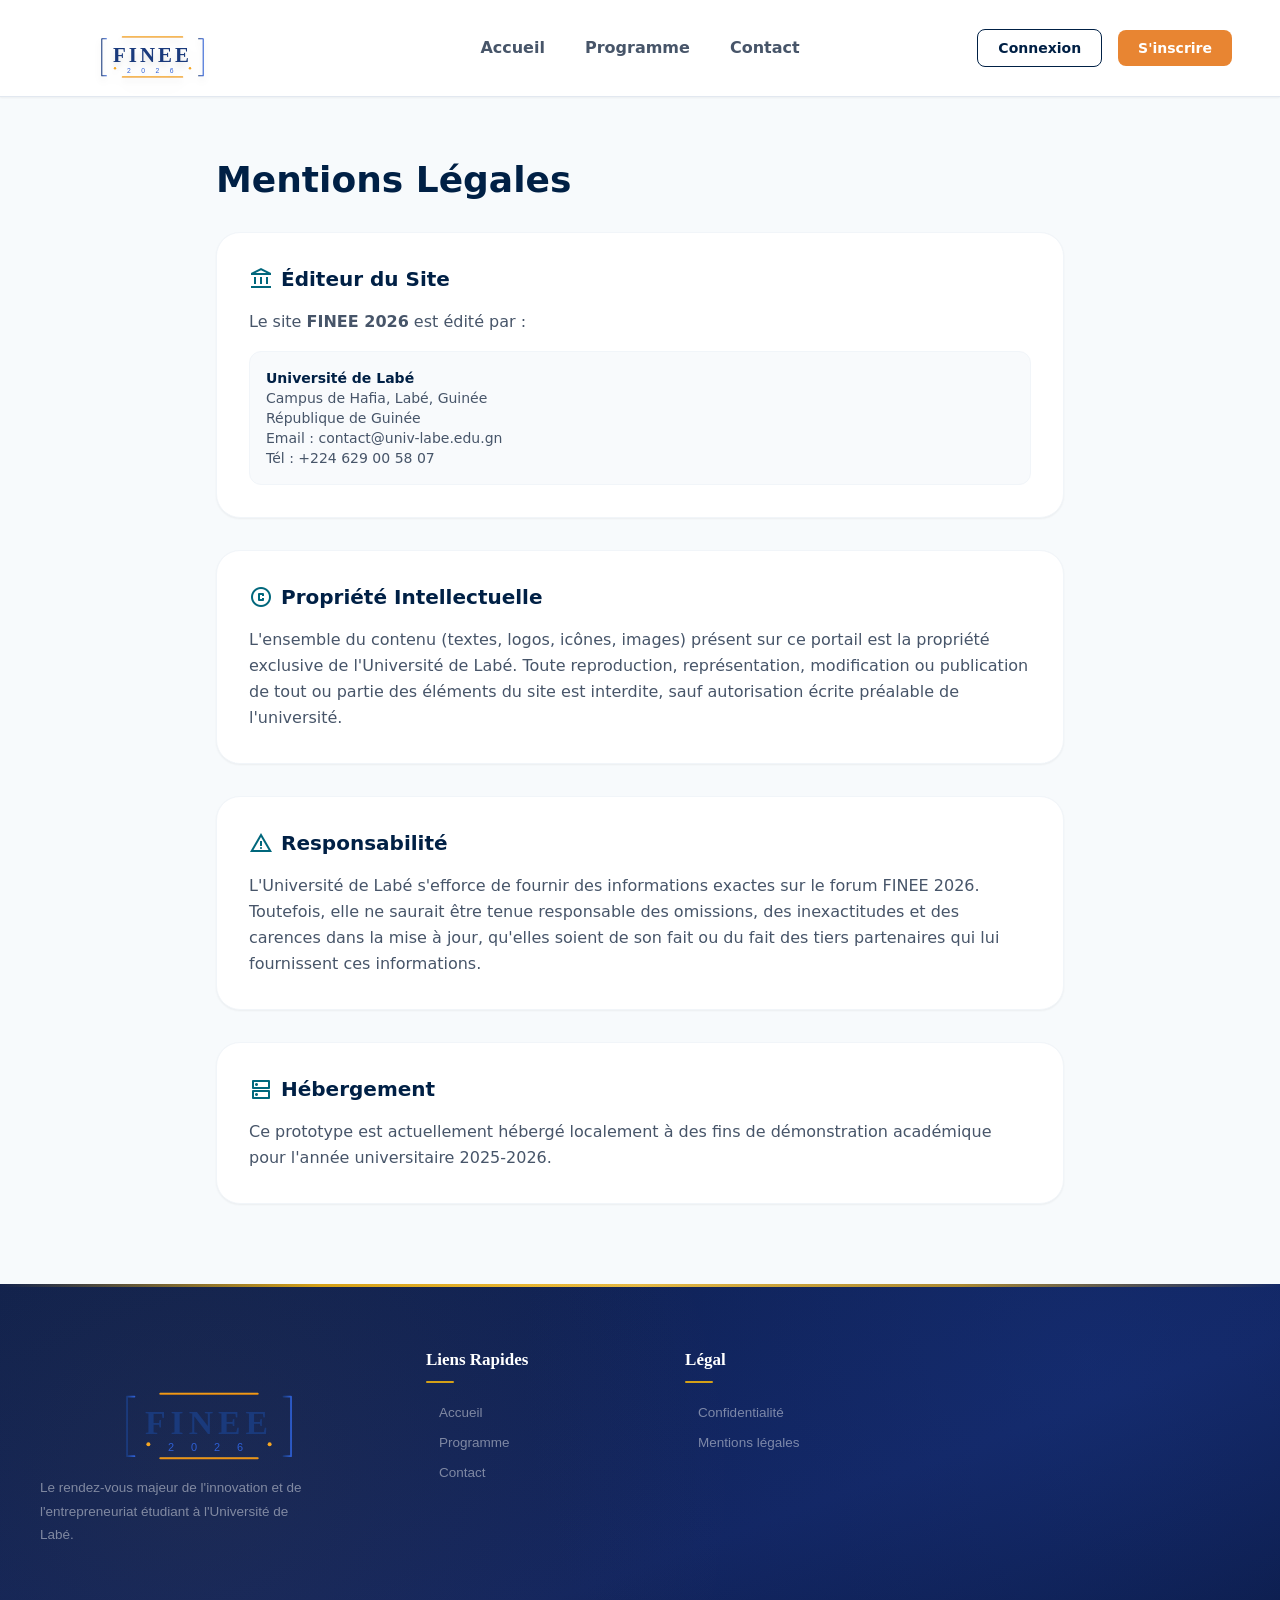
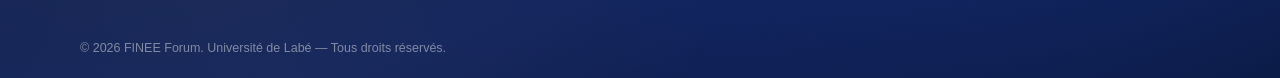
<file: html/mentions_legales.html>
<!DOCTYPE html>
<html class="light" lang="fr">
<head>
    <meta charset="utf-8"/>
    <meta content="width=device-width, initial-scale=1.0" name="viewport"/>
    <title>Mentions Légales - FINEE 2026</title>
    <script src="../lib/tailwind.min.js"></script>
    <link href="https://fonts.googleapis.com/css2?family=Montserrat:wght@600;700&family=Open+Sans:wght@400;600&display=swap" rel="stylesheet"/>
    <link rel="stylesheet" href="https://fonts.googleapis.com/css2?family=Material+Symbols+Outlined:opsz,wght,FILL,GRAD@20..48,100..700,0..1,-25..0" />
    <script id="tailwind-config">
          tailwind.config = {
            darkMode: "class",
            theme: {
              extend: {
                "colors": {
                        "primary-container": "#1a365d",
                        "outline": "#74777f",
                        "on-error": "#ffffff",
                        "inverse-primary": "#adc7f7",
                        "secondary-fixed-dim": "#4bd6fa",
                        "tertiary-container": "#572900",
                        "on-primary-fixed-variant": "#2d476f",
                        "primary": "#002045",
                        "outline-variant": "#c4c6cf",
                        "on-surface-variant": "#43474e",
                        "inverse-surface": "#2d3133",
                        "on-primary-container": "#86a0cd",
                        "secondary-container": "#4fd9fd",
                        "surface-container-highest": "#e0e3e5",
                        "background": "#f7fafc",
                        "on-tertiary": "#ffffff",
                        "surface-dim": "#d7dadc",
                        "surface-container": "#ebeef0",
                        "on-secondary": "#ffffff",
                        "secondary": "#00677c",
                        "secondary-fixed": "#b2ebff",
                        "on-secondary-fixed": "#001f27",
                        "surface": "#f7fafc",
                        "on-background": "#181c1e",
                        "surface-bright": "#f7fafc",
                        "on-secondary-container": "#005c70",
                        "on-error-container": "#93000a",
                        "tertiary": "#371800",
                        "on-primary": "#ffffff",
                        "tertiary-fixed-dim": "#ffb783",
                        "surface-tint": "#455f88",
                        "surface-container-lowest": "#ffffff",
                        "inverse-on-surface": "#eef1f3",
                        "primary-fixed": "#d6e3ff",
                        "surface-variant": "#e0e3e5",
                        "on-tertiary-fixed-variant": "#703700",
                        "on-tertiary-container": "#e88532",
                        "on-secondary-fixed-variant": "#004e5e",
                        "error-container": "#ffdad6",
                        "surface-container-high": "#e5e9eb",
                        "primary-fixed-dim": "#adc7f7",
                        "tertiary-fixed": "#ffdcc5",
                        "error": "#ba1a1a",
                        "on-surface": "#181c1e",
                        "on-tertiary-fixed": "#301400",
                        "surface-container-low": "#f1f4f6",
                        "on-primary-fixed": "#001b3c"
                }
              }
            }
          }
    </script>
    <link rel="stylesheet" href="../css/footer_premium.css">
</head>
<body class="bg-background text-on-surface font-sans antialiased overflow-x-hidden">

    <!-- TopNavBar -->
    <nav class="fixed top-0 w-full z-50 bg-white/95 backdrop-blur-md border-b border-slate-200 shadow-sm">
        <div class="grid grid-cols-3 items-center h-24 px-6 lg:px-12 max-w-7xl mx-auto">
            <div class="flex items-center justify-start h-full py-0">
                <a href="../index.html" class="block">
                    <img src="../assets/finee_2026_logo.svg" alt="FINEE 2026 Logo" class="h-20 w-auto drop-shadow-lg hover:scale-105 transition-transform duration-300">
                </a>
            </div>
            <div class="hidden md:flex justify-center items-center space-x-10 text-base font-bold">
                <a class="text-slate-600 hover:text-primary transition-colors" href="../index.html">Accueil</a>
                <a class="text-slate-600 hover:text-primary transition-colors" href="programme.html">Programme</a>
                <a class="text-slate-600 hover:text-primary transition-colors" href="contact.html">Contact</a>
            </div>
            <div class="flex justify-end items-center gap-4">
                <div class="hidden md:flex items-center gap-4" id="headerActions">
                    <!-- Session handling via JS -->
                </div>
            </div>
        </div>
    </nav>

    <main class="pt-40 pb-20 px-6 max-w-4xl mx-auto">
        <h1 class="text-4xl font-black text-primary mb-8 animate-fade-in">Mentions Légales</h1>
        
        <div class="space-y-8 text-slate-600 leading-relaxed">
            <section class="bg-white p-8 rounded-3xl border border-slate-100 shadow-sm">
                <h2 class="text-xl font-bold text-primary mb-4 flex items-center gap-2">
                    <span class="material-symbols-outlined text-secondary">account_balance</span>
                    Éditeur du Site
                </h2>
                <p>Le site <strong>FINEE 2026</strong> est édité par :</p>
                <div class="mt-4 p-4 bg-slate-50 rounded-xl border border-slate-100 text-sm font-medium">
                    <p class="font-bold text-primary">Université de Labé</p>
                    <p>Campus de Hafia, Labé, Guinée</p>
                    <p>République de Guinée</p>
                    <p>Email : contact@univ-labe.edu.gn</p>
                    <p>Tél : +224 629 00 58 07</p>
                </div>
            </section>

            <section class="bg-white p-8 rounded-3xl border border-slate-100 shadow-sm">
                <h2 class="text-xl font-bold text-primary mb-4 flex items-center gap-2">
                    <span class="material-symbols-outlined text-secondary">copyright</span>
                    Propriété Intellectuelle
                </h2>
                <p>L'ensemble du contenu (textes, logos, icônes, images) présent sur ce portail est la propriété exclusive de l'Université de Labé. Toute reproduction, représentation, modification ou publication de tout ou partie des éléments du site est interdite, sauf autorisation écrite préalable de l'université.</p>
            </section>

            <section class="bg-white p-8 rounded-3xl border border-slate-100 shadow-sm">
                <h2 class="text-xl font-bold text-primary mb-4 flex items-center gap-2">
                    <span class="material-symbols-outlined text-secondary">warning</span>
                    Responsabilité
                </h2>
                <p>L'Université de Labé s'efforce de fournir des informations exactes sur le forum FINEE 2026. Toutefois, elle ne saurait être tenue responsable des omissions, des inexactitudes et des carences dans la mise à jour, qu'elles soient de son fait ou du fait des tiers partenaires qui lui fournissent ces informations.</p>
            </section>

            <section class="bg-white p-8 rounded-3xl border border-slate-100 shadow-sm">
                <h2 class="text-xl font-bold text-primary mb-4 flex items-center gap-2">
                    <span class="material-symbols-outlined text-secondary">dns</span>
                    Hébergement
                </h2>
                <p>Ce prototype est actuellement hébergé localement à des fins de démonstration académique pour l'année universitaire 2025-2026.</p>
            </section>
        </div>
    </main>

    <!-- Footer -->
    <footer>
      <div class="footer-topline"></div>
      <div class="footer-main max-w-7xl mx-auto">
        <div class="footer-brand">
          <div class="brand-logo">
            <a href="../index.html">
              <img src="../assets/finee_2026_logo.svg" alt="FINEE 2026 Logo">
            </a>
          </div>
          <p class="brand-desc">Le rendez-vous majeur de l'innovation et de l'entrepreneuriat étudiant à l'Université de Labé.</p>
        </div>
        <div class="footer-col">
          <h4>Liens Rapides</h4>
          <ul>
            <li><a href="../index.html">Accueil</a></li>
            <li><a href="programme.html">Programme</a></li>
            <li><a href="contact.html">Contact</a></li>
          </ul>
        </div>
        <div class="footer-col">
          <h4>Légal</h4>
          <ul>
            <li><a href="confidentialite.html">Confidentialité</a></li>
            <li><a href="mentions_legales.html">Mentions légales</a></li>
          </ul>
        </div>
      </div>
      <div class="footer-bottom">
        <p class="copy">© 2026 FINEE Forum. Université de Labé — Tous droits réservés.</p>
      </div>
    </footer>

    <script>
        // Update header based on session
        const session = JSON.parse(localStorage.getItem('finee_session'));
        const headerActions = document.getElementById('headerActions');
        if (session) {
            headerActions.innerHTML = `<a href="dashboard.html" class="px-5 py-2 text-sm font-semibold rounded-lg bg-secondary text-white active:scale-95 transition-transform">Mon Espace</a>`;
        } else {
            headerActions.innerHTML = `
                <a href="connexion.html" class="px-5 py-2 text-sm font-semibold text-primary border border-primary rounded-lg active:scale-95 transition-transform">Connexion</a>
                <a href="inscription.html" class="px-5 py-2 text-sm font-semibold rounded-lg bg-on-tertiary-container text-white active:scale-95 transition-transform">S'inscrire</a>
            `;
        }
    </script>
</body>
</html>
</file>
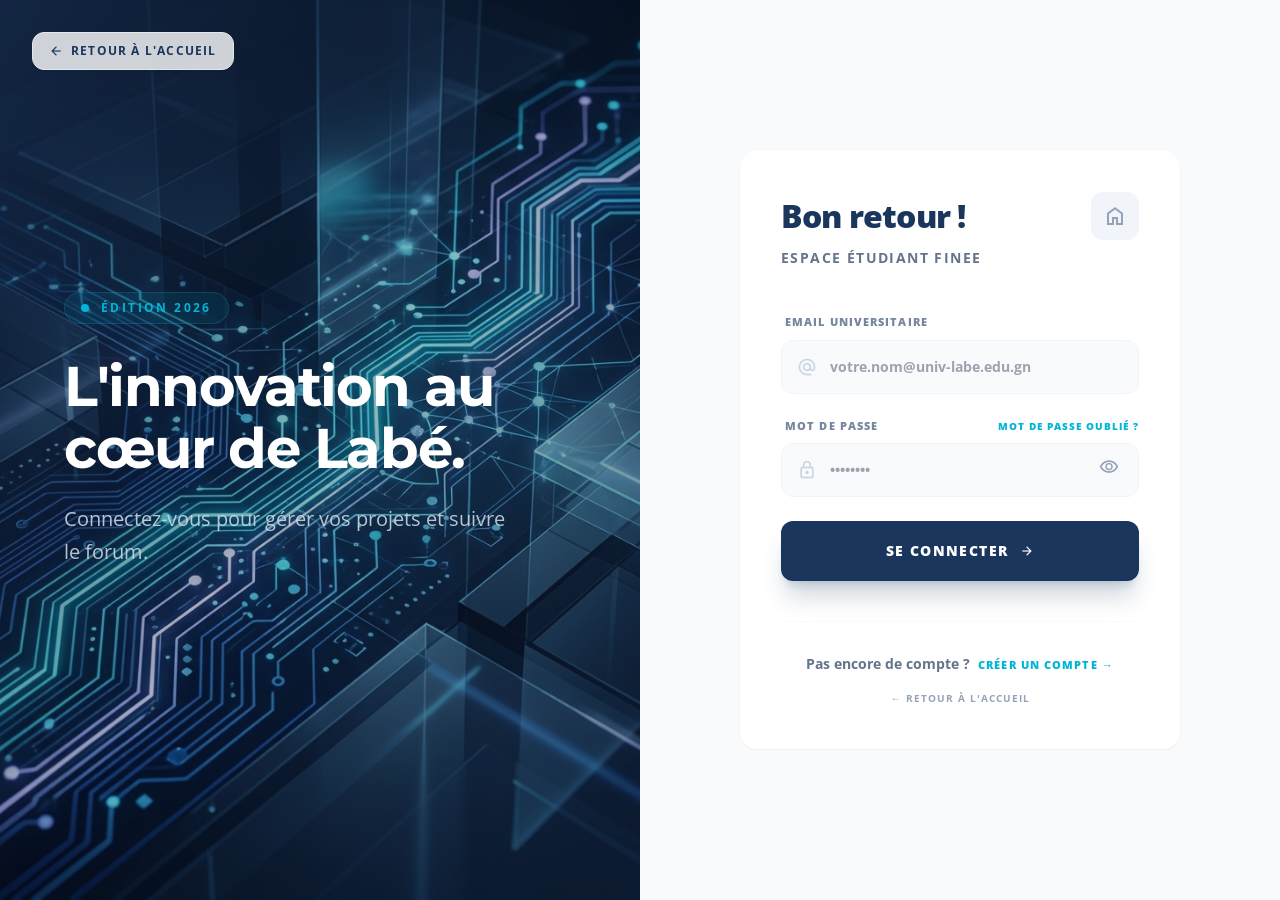
<file: html/soumission.html>
<!DOCTYPE html>
<html class="light" lang="fr">
<head>
    <meta charset="utf-8"/>
    <meta content="width=device-width, initial-scale=1.0" name="viewport"/>
    <title>Soumettre un Projet | FINEE 2026</title>
    <script src="../lib/tailwind.min.js"></script>
    <link href="https://fonts.googleapis.com/css2?family=Montserrat:wght@600;700;800&family=Open+Sans:wght@400;600&family=DM+Sans:wght@300;400;500;700&display=swap" rel="stylesheet"/>
    <link rel="stylesheet" href="https://fonts.googleapis.com/css2?family=Material+Symbols+Outlined:opsz,wght,FILL,GRAD@20..48,100..700,0..1,-25..0" />
    <script id="tailwind-config">
        tailwind.config = {
            darkMode: "class",
            theme: {
                extend: {
                    colors: {
                        primary: "#002045",
                        secondary: "#00B5D8",
                        accent: "#e88532",
                        background: "#F8FAFC",
                    },
                    fontFamily: {
                        'montserrat': ['Montserrat', 'sans-serif'],
                        'dmsans': ['DM Sans', 'sans-serif'],
                    }
                }
            }
        }
    </script>
    <link rel="stylesheet" href="../css/soumission.css">
</head>
<body class="bg-slate-50 min-h-screen flex flex-col font-dmsans overflow-x-hidden">
    
    <!-- Background Decor -->
    <div class="fixed inset-0 z-0 pointer-events-none overflow-hidden">
        <div class="absolute -top-24 -left-24 w-96 h-96 bg-primary/5 rounded-full blur-3xl"></div>
        <div class="absolute top-1/2 -right-24 w-64 h-64 bg-secondary/5 rounded-full blur-3xl"></div>
        <div class="absolute bottom-0 left-1/4 w-80 h-80 bg-accent/5 rounded-full blur-3xl"></div>
    </div>

    <!-- Header -->
    <header class="relative z-10 bg-white/70 backdrop-blur-xl sticky top-0 border-b border-slate-200/60 px-6 lg:px-12 h-20 flex justify-between items-center shadow-sm">
        <div class="flex items-center gap-4">
            <a href="dashboard.html" class="w-10 h-10 flex items-center justify-center bg-slate-100 hover:bg-primary hover:text-white rounded-xl transition-all group">
                <span class="material-symbols-outlined text-xl group-hover:-translate-x-1 transition-transform">arrow_back</span>
            </a>
            <div>
                <h1 class="text-xl font-black text-primary tracking-tight font-montserrat">Nouvelle Soumission</h1>
                <p class="text-[10px] font-bold text-slate-400 uppercase tracking-widest hidden sm:block">Forum Innovation 2026</p>
            </div>
        </div>
        <div class="flex items-center gap-6">
            <div class="hidden md:flex items-center gap-3">
                <div class="flex -space-x-2">
                    <div class="step-dot active w-3 h-3 rounded-full bg-primary ring-4 ring-primary/10"></div>
                    <div class="step-dot w-3 h-3 rounded-full bg-slate-200"></div>
                    <div class="step-dot w-3 h-3 rounded-full bg-slate-200"></div>
                    <div class="step-dot w-3 h-3 rounded-full bg-slate-200"></div>
                </div>
                <span class="text-[11px] font-black text-primary/40 uppercase tracking-[0.2em]">Étape <span id="currentStepText">1</span> / 4</span>
            </div>
            <img src="../assets/finee_2026_logo.svg" alt="FINEE" class="h-10 opacity-80">
        </div>
    </header>

    <main class="relative z-10 flex-grow flex items-center justify-center py-12 px-6">
        <div class="w-full max-w-6xl grid lg:grid-cols-12 bg-white rounded-[40px] shadow-[0_40px_80px_-20px_rgba(0,32,69,0.12)] border border-slate-100/50 overflow-hidden min-h-[700px] glass-panel">
            
            <!-- Sidebar Info (Visible on Desktop) -->
            <div class="hidden lg:flex lg:col-span-4 bg-primary p-12 text-white flex-col justify-between relative overflow-hidden">
                <div class="absolute top-0 right-0 w-80 h-80 bg-white/5 rounded-full -mr-40 -mt-40 blur-3xl"></div>
                <div class="absolute bottom-0 left-0 w-64 h-64 bg-secondary/10 rounded-full -ml-32 -mb-32 blur-3xl"></div>
                
                <div class="relative z-10">
                    <div class="flex items-center gap-2 mb-8">
                        <span class="w-2 h-8 bg-secondary rounded-full"></span>
                        <h2 class="text-3xl font-black leading-tight font-montserrat">Propulsez Votre Projet</h2>
                    </div>
                    
                    <div class="space-y-10" id="sidebarTips">
                        <div class="tip-item active flex gap-5">
                            <div class="w-10 h-10 rounded-2xl bg-secondary/20 flex items-center justify-center shrink-0 shadow-lg shadow-secondary/10">
                                <span class="material-symbols-outlined text-secondary text-lg">lightbulb</span>
                            </div>
                            <div>
                                <h4 class="font-bold text-base mb-1">Identité Claire</h4>
                                <p class="text-xs text-slate-300/80 leading-relaxed font-medium">Un titre mémorable et une catégorie précise facilitent l'indexation de votre dossier.</p>
                            </div>
                        </div>
                        <div class="tip-item flex gap-5 opacity-40 grayscale">
                            <div class="w-10 h-10 rounded-2xl bg-accent/20 flex items-center justify-center shrink-0">
                                <span class="material-symbols-outlined text-accent text-lg">psychology</span>
                            </div>
                            <div>
                                <h4 class="font-bold text-base mb-1">Analyse d'Impact</h4>
                                <p class="text-xs text-slate-300/80 leading-relaxed font-medium">Précisez le problème réel que vous adressez. Soyez concret et pragmatique.</p>
                            </div>
                        </div>
                        <div class="tip-item flex gap-5 opacity-40 grayscale">
                            <div class="w-10 h-10 rounded-2xl bg-green-500/20 flex items-center justify-center shrink-0">
                                <span class="material-symbols-outlined text-green-400 text-lg">attachment</span>
                            </div>
                            <div>
                                <h4 class="font-bold text-base mb-1">Pièces Jointes</h4>
                                <p class="text-xs text-slate-300/80 leading-relaxed font-medium">Les schémas, maquettes ou business plans renforcent grandement votre crédibilité.</p>
                            </div>
                        </div>
                        <div class="tip-item flex gap-5 opacity-40 grayscale">
                            <div class="w-10 h-10 rounded-2xl bg-yellow-500/20 flex items-center justify-center shrink-0">
                                <span class="material-symbols-outlined text-yellow-400 text-lg">verified_user</span>
                            </div>
                            <div>
                                <h4 class="font-bold text-base mb-1">Engagement</h4>
                                <p class="text-xs text-slate-300/80 leading-relaxed font-medium">La qualité de votre équipe et votre motivation sont les clés du succès final.</p>
                            </div>
                        </div>
                    </div>
                </div>

                <div class="relative z-10 pt-10 border-t border-white/5">
                    <div class="flex items-center gap-4 p-4 bg-white/5 rounded-2xl border border-white/5">
                        <div class="w-8 h-8 rounded-full bg-secondary/20 flex items-center justify-center">
                            <span class="material-symbols-outlined text-secondary text-xs">help</span>
                        </div>
                        <p class="text-[10px] font-bold text-slate-300 leading-snug">Besoin d'assistance technique ? <br><a href="contact.html" class="text-secondary hover:underline">Support 24/7 accessible ici</a></p>
                    </div>
                </div>
            </div>

            <!-- Form Area -->
            <div class="lg:col-span-8 p-10 md:p-20 flex flex-col bg-white">
                <form id="submissionForm" class="flex-grow flex flex-col justify-center max-w-2xl mx-auto w-full">
                    
                    <!-- Step 1: Infos Générales -->
                    <div id="step-1" class="step-content">
                        <div class="mb-12">
                            <span class="text-secondary font-black text-[10px] uppercase tracking-[0.4em] mb-3 block">Étape 01</span>
                            <h2 class="text-4xl font-black text-primary mb-4 font-montserrat tracking-tight">Identité du Projet</h2>
                            <p class="text-slate-400 font-medium leading-relaxed">Définissez les bases de votre innovation pour le forum.</p>
                        </div>
                        
                        <div class="space-y-10">
                            <div class="input-group group relative">
                                <label for="projectTitle" class="block text-[10px] font-black text-slate-400 uppercase tracking-widest mb-3 ml-1 group-focus-within:text-primary transition-colors">Titre du Projet <span class="text-red-400">*</span></label>
                                <div class="relative">
                                    <span class="material-symbols-outlined absolute left-5 top-1/2 -translate-y-1/2 text-slate-300 group-focus-within:text-secondary transition-all">edit_square</span>
                                    <input type="text" id="projectTitle" required placeholder="Ex: Smart Campus Labé" 
                                           class="w-full pl-14 pr-6 py-5 bg-slate-50 border-2 border-slate-100 rounded-[24px] focus:bg-white focus:border-secondary/20 outline-none font-bold text-primary transition-all text-lg shadow-sm">
                                </div>
                            </div>

                            <div class="grid md:grid-cols-2 gap-8">
                                <div class="input-group group relative">
                                    <label for="projectCategory" class="block text-[10px] font-black text-slate-400 uppercase tracking-widest mb-3 ml-1 group-focus-within:text-primary">Catégorie <span class="text-red-400">*</span></label>
                                    <div class="relative">
                                        <span class="material-symbols-outlined absolute left-5 top-1/2 -translate-y-1/2 text-slate-300 group-focus-within:text-secondary transition-all">widgets</span>
                                        <select id="projectCategory" required class="w-full pl-14 pr-10 py-5 bg-slate-50 border-2 border-slate-100 rounded-[24px] focus:bg-white focus:border-secondary/20 outline-none font-bold text-primary appearance-none cursor-pointer">
                                            <option value="" disabled selected>Choisir...</option>
                                            <option value="Agri-Tech">Agri-Tech</option>
                                            <option value="Edu-Tech">Edu-Tech</option>
                                            <option value="Green-Energy">Green-Energy</option>
                                            <option value="Health-Care">Health-Care</option>
                                            <option value="Fintech">Fintech</option>
                                            <option value="Social-Impact">Impact Social</option>
                                        </select>
                                        <span class="material-symbols-outlined absolute right-5 top-1/2 -translate-y-1/2 text-slate-300 pointer-events-none">expand_more</span>
                                    </div>
                                </div>
                                <div class="input-group group relative">
                                    <label for="projectLink" class="block text-[10px] font-black text-slate-400 uppercase tracking-widest mb-3 ml-1 group-focus-within:text-primary">Lien Demo (URL)</label>
                                    <div class="relative">
                                        <span class="material-symbols-outlined absolute left-5 top-1/2 -translate-y-1/2 text-slate-300 group-focus-within:text-secondary transition-all">link</span>
                                        <input type="url" id="projectLink" placeholder="https://..." 
                                               class="w-full pl-14 pr-6 py-5 bg-slate-50 border-2 border-slate-100 rounded-[24px] focus:bg-white focus:border-secondary/20 outline-none font-bold text-primary transition-all">
                                    </div>
                                </div>
                            </div>

                            <div class="input-group group relative">
                                <label for="projectShortDesc" class="block text-[10px] font-black text-slate-400 uppercase tracking-widest mb-3 ml-1 group-focus-within:text-primary">Accroche (Pitch court) <span class="text-red-400">*</span></label>
                                <textarea id="projectShortDesc" required rows="2" placeholder="Résumez la valeur ajoutée en 2 lignes..." 
                                          class="w-full p-6 bg-slate-50 border-2 border-slate-100 rounded-[24px] focus:bg-white focus:border-secondary/20 outline-none font-bold text-primary transition-all resize-none"></textarea>
                                <div class="flex justify-end mt-2">
                                    <span class="text-[9px] font-black text-slate-300 uppercase tracking-widest" id="charCount">0 / 150</span>
                                </div>
                            </div>
                        </div>

                        <div class="mt-16 flex justify-end">
                            <button type="button" onclick="nextStep(1)" class="group px-12 py-5 bg-primary text-white rounded-[24px] font-black text-xs uppercase tracking-[0.2em] shadow-xl shadow-primary/20 hover:bg-primary-light hover:-translate-y-1 active:translate-y-0 transition-all flex items-center gap-4">
                                Continuer <span class="material-symbols-outlined text-sm group-hover:translate-x-1 transition-transform">arrow_forward</span>
                            </button>
                        </div>
                    </div>

                    <!-- Step 2: Problématique & Solution -->
                    <div id="step-2" class="step-content hidden">
                        <div class="mb-12">
                            <span class="text-accent font-black text-[10px] uppercase tracking-[0.4em] mb-3 block">Étape 02</span>
                            <h2 class="text-4xl font-black text-primary mb-4 font-montserrat tracking-tight">Analyse Fondamentale</h2>
                            <p class="text-slate-400 font-medium leading-relaxed">Démontrez la pertinence de votre projet face aux enjeux actuels.</p>
                        </div>
                        
                        <div class="space-y-10">
                            <div class="input-group group relative">
                                <label for="projectProblem" class="block text-[10px] font-black text-slate-400 uppercase tracking-widest mb-3 ml-1 group-focus-within:text-primary">Problématique Identifiée <span class="text-red-400">*</span></label>
                                <textarea id="projectProblem" required rows="5" placeholder="Détaillez le besoin ou la difficulté rencontrée sur le terrain..." 
                                          class="w-full p-6 bg-slate-50 border-2 border-slate-100 rounded-[24px] focus:bg-white focus:border-secondary/20 outline-none font-bold text-primary transition-all"></textarea>
                            </div>
                            <div class="input-group group relative">
                                <label for="projectSolution" class="block text-[10px] font-black text-slate-400 uppercase tracking-widest mb-3 ml-1 group-focus-within:text-primary">Votre Solution <span class="text-red-400">*</span></label>
                                <textarea id="projectSolution" required rows="5" placeholder="Expliquez comment votre projet répond à cette problématique..." 
                                          class="w-full p-6 bg-slate-50 border-2 border-slate-100 rounded-[24px] focus:bg-white focus:border-secondary/20 outline-none font-bold text-primary transition-all"></textarea>
                            </div>
                        </div>

                        <div class="mt-16 flex justify-between items-center">
                            <button type="button" onclick="prevStep(2)" class="px-8 py-5 text-slate-400 font-black text-xs uppercase tracking-widest hover:text-primary transition-colors flex items-center gap-2">
                                <span class="material-symbols-outlined text-sm">arrow_back</span> Retour
                            </button>
                            <button type="button" onclick="nextStep(2)" class="group px-12 py-5 bg-primary text-white rounded-[24px] font-black text-xs uppercase tracking-[0.2em] shadow-xl shadow-primary/20 hover:bg-primary-light hover:-translate-y-1 active:translate-y-0 transition-all flex items-center gap-4">
                                Continuer <span class="material-symbols-outlined text-sm group-hover:translate-x-1 transition-transform">arrow_forward</span>
                            </button>
                        </div>
                    </div>

                    <!-- Step 3: Fichiers & Media -->
                    <div id="step-3" class="step-content hidden">
                        <div class="mb-12">
                            <span class="text-green-500 font-black text-[10px] uppercase tracking-[0.4em] mb-3 block">Étape 03</span>
                            <h2 class="text-4xl font-black text-primary mb-4 font-montserrat tracking-tight">Ressources & Médias</h2>
                            <p class="text-slate-400 font-medium leading-relaxed">Enrichissez votre dossier avec des preuves tangibles de votre travail.</p>
                        </div>
                        
                        <div class="space-y-10">
                            <!-- Drag & Drop Zone Premium -->
                            <div id="dropZone" class="relative group border-4 border-dashed border-slate-100 rounded-[40px] p-16 text-center hover:border-secondary/30 hover:bg-secondary/5 transition-all cursor-pointer overflow-hidden">
                                <div class="absolute inset-0 bg-gradient-to-br from-transparent to-slate-50/50 opacity-0 group-hover:opacity-100 transition-opacity"></div>
                                <input type="file" id="fileInput" class="hidden" multiple accept=".pdf,.jpg,.jpeg,.png,.zip">
                                
                                <div class="relative z-10">
                                    <div class="w-24 h-24 bg-white rounded-3xl flex items-center justify-center mx-auto mb-6 text-secondary shadow-2xl shadow-secondary/20 group-hover:scale-110 transition-transform">
                                        <span class="material-symbols-outlined text-5xl">upload_file</span>
                                    </div>
                                    <h3 class="text-xl font-black text-primary mb-2">Déposez vos fichiers ici</h3>
                                    <p class="text-[10px] text-slate-400 font-black uppercase tracking-[0.2em]">Max 15 Mo par fichier • PDF, JPG, ZIP</p>
                                </div>
                            </div>

                            <!-- Selected Files List -->
                            <div id="fileList" class="grid grid-cols-1 md:grid-cols-2 gap-4 empty:hidden">
                                <!-- Dynamic File Items Injected via JS -->
                            </div>
                        </div>

                        <div class="mt-16 flex justify-between items-center">
                            <button type="button" onclick="prevStep(3)" class="px-8 py-5 text-slate-400 font-black text-xs uppercase tracking-widest hover:text-primary transition-colors flex items-center gap-2">
                                <span class="material-symbols-outlined text-sm">arrow_back</span> Retour
                            </button>
                            <button type="button" onclick="nextStep(3)" class="group px-12 py-5 bg-primary text-white rounded-[24px] font-black text-xs uppercase tracking-[0.2em] shadow-xl shadow-primary/20 hover:bg-primary-light hover:-translate-y-1 active:translate-y-0 transition-all flex items-center gap-4">
                                Continuer <span class="material-symbols-outlined text-sm group-hover:translate-x-1 transition-transform">arrow_forward</span>
                            </button>
                        </div>
                    </div>

                    <!-- Step 4: Finalisation -->
                    <div id="step-4" class="step-content hidden">
                        <div class="mb-12">
                            <span class="text-yellow-500 font-black text-[10px] uppercase tracking-[0.4em] mb-3 block">Étape 04</span>
                            <h2 class="text-4xl font-black text-primary mb-4 font-montserrat tracking-tight">Validation Finale</h2>
                            <p class="text-slate-400 font-medium leading-relaxed">Confirmez votre équipe et engagez-vous pour l'innovation.</p>
                        </div>
                        
                        <div class="space-y-10">
                            <div class="input-group group relative">
                                <label for="projectTeam" class="block text-[10px] font-black text-slate-400 uppercase tracking-widest mb-3 ml-1 group-focus-within:text-primary">Équipe du Projet <span class="text-red-400">*</span></label>
                                <div class="relative">
                                    <span class="material-symbols-outlined absolute left-5 top-1/2 -translate-y-1/2 text-slate-300 group-focus-within:text-secondary transition-all">diversity_3</span>
                                    <input type="text" id="projectTeam" required placeholder="Ex: Awa Diallo (CTO), Moussa Camara (CEO)..." 
                                           class="w-full pl-14 pr-6 py-5 bg-slate-50 border-2 border-slate-100 rounded-[24px] focus:bg-white focus:border-secondary/20 outline-none font-bold text-primary transition-all">
                                </div>
                            </div>

                            <div class="p-10 bg-slate-50 rounded-[40px] border border-slate-100 relative overflow-hidden group hover:bg-white hover:border-secondary/10 transition-all">
                                <div class="absolute -right-4 -top-4 w-24 h-24 bg-secondary/5 rounded-full blur-2xl group-hover:scale-125 transition-transform"></div>
                                <div class="flex gap-6 items-start relative z-10">
                                    <div class="mt-1">
                                        <input type="checkbox" id="confirmTerms" required class="custom-checkbox">
                                    </div>
                                    <label for="confirmTerms" class="cursor-pointer">
                                        <h4 class="text-[11px] font-black text-primary uppercase tracking-widest mb-2">Charte de Qualité FINEE</h4>
                                        <p class="text-xs font-medium text-slate-500 leading-relaxed">Je certifie sur l'honneur l'originalité de ce projet et m'engage à respecter le règlement du forum 2026. Toute fausse déclaration entraînera l'exclusion immédiate.</p>
                                    </label>
                                </div>
                            </div>
                        </div>

                        <div class="mt-16 flex justify-between items-center">
                            <button type="button" onclick="prevStep(4)" class="px-8 py-5 text-slate-400 font-black text-xs uppercase tracking-widest hover:text-primary transition-colors flex items-center gap-2">
                                <span class="material-symbols-outlined text-sm">arrow_back</span> Retour
                            </button>
                            <button type="submit" class="group px-14 py-6 bg-accent text-white rounded-[24px] font-black text-sm uppercase tracking-[0.2em] shadow-2xl shadow-accent/40 hover:brightness-110 hover:-translate-y-1 active:translate-y-0 transition-all flex items-center gap-4">
                                Envoyer le Dossier <span class="material-symbols-outlined text-lg animate-pulse">rocket_launch</span>
                            </button>
                        </div>
                    </div>
                </form>
            </div>
        </div>
    </main>

    <footer class="relative z-10 p-8 text-center">
        <p class="text-[10px] font-bold text-slate-400 uppercase tracking-[0.3em]">© 2026 FINEE Forum • Innovation & Excellence Labé</p>
    </footer>

    <!-- Success Modal -->
    <div id="successModal" class="fixed inset-0 z-[100] bg-primary/40 backdrop-blur-md items-center justify-center hidden">
        <div class="bg-white rounded-[40px] p-12 max-w-md w-full mx-6 text-center shadow-2xl border border-white animate-pop">
            <div class="w-24 h-24 bg-green-50 rounded-[32px] flex items-center justify-center mx-auto mb-8 text-green-500 relative">
                <div class="absolute inset-0 bg-green-500/20 rounded-[32px] animate-ping opacity-20"></div>
                <span class="material-symbols-outlined text-5xl relative z-10">check_circle</span>
            </div>
            <h3 class="text-3xl font-black text-primary mb-3 font-montserrat">Projet Soumis !</h3>
            <p class="text-slate-500 font-medium text-sm mb-12">Félicitations. Votre innovation est désormais enregistrée. Elle sera examinée par notre comité technique sous 48h.</p>
            <a href="dashboard.html" class="block w-full py-5 bg-primary text-white rounded-2xl font-black text-xs uppercase tracking-widest shadow-2xl shadow-primary/20 hover:scale-105 active:scale-95 transition-all">
                Aller au Dashboard
            </a>
        </div>
    </div>

    <script src="../js/soumission.js"></script>
</body>
</html>
</file>
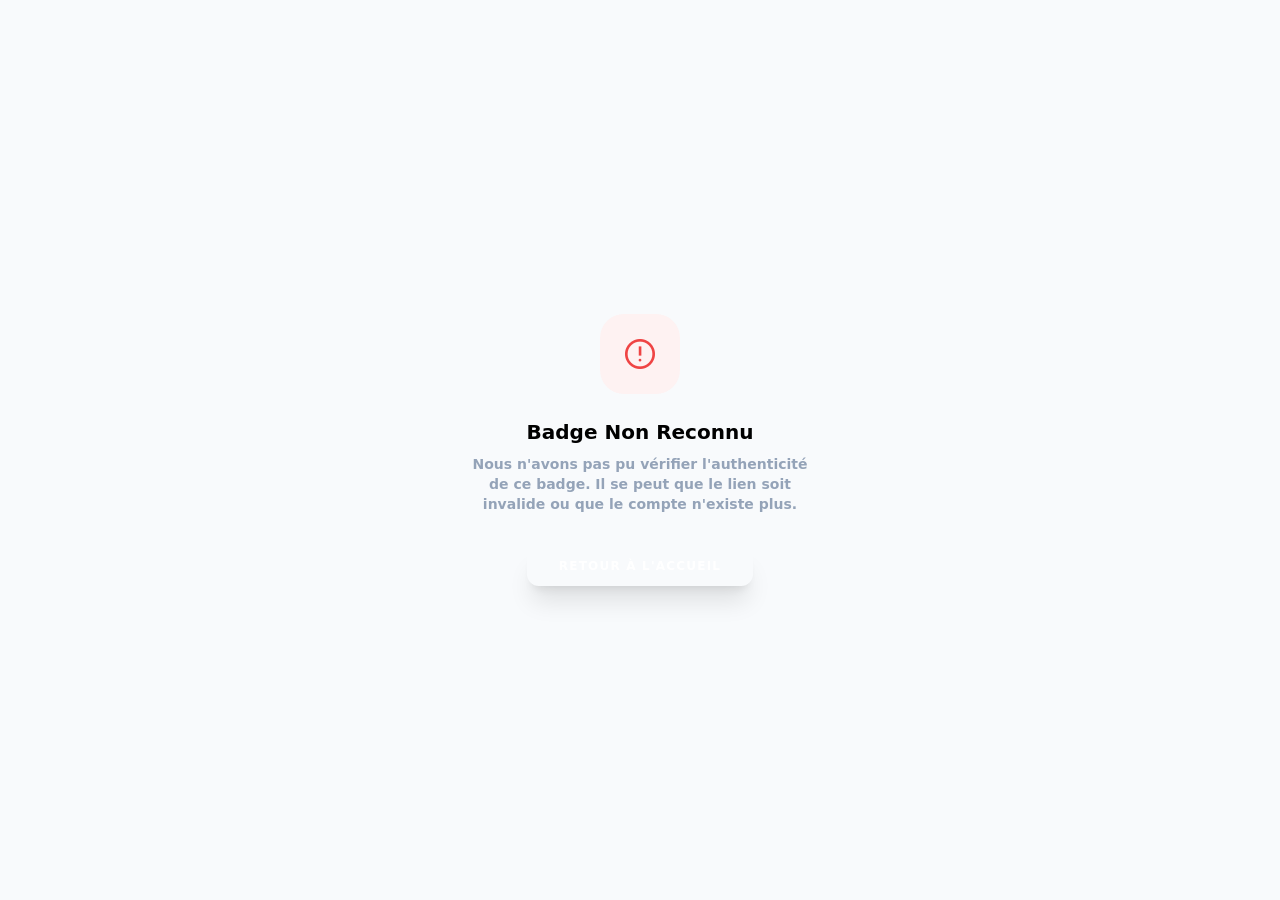
<file: html/verify_badge.html>
<!DOCTYPE html>
<html lang="fr">
<head>
    <meta charset="utf-8"/>
    <meta content="width=device-width, initial-scale=1.0" name="viewport"/>
    <title>VÉRIFICATION BADGE - FINEE 2026</title>
    <script src="../lib/tailwind.min.js"></script>
    <link href="https://fonts.googleapis.com/css2?family=Montserrat:wght@700;800;900&family=Open+Sans:wght@400;600;700&family=Material+Symbols+Outlined:opsz,wght,FILL,GRAD@20..48,100..700,0..1,-25..0" rel="stylesheet"/>
    <style>
        @keyframes float {
            0%, 100% { transform: translateY(0); }
            50% { transform: translateY(-10px); }
        }
        .animate-float { animation: float 3s ease-in-out infinite; }
        .badge-gradient {
            background: linear-gradient(135deg, #002045 0%, #004e5e 100%);
        }
    </style>
</head>
<body class="bg-slate-50 font-sans min-h-screen flex items-center justify-center p-6">

    <div id="loadingState" class="text-center space-y-4">
        <div class="animate-spin h-12 w-12 border-4 border-primary border-t-transparent rounded-full mx-auto"></div>
        <p class="text-slate-400 font-bold uppercase tracking-widest text-xs">Vérification sécurisée en cours...</p>
    </div>

    <div id="verificationCard" class="hidden w-full max-w-md bg-white rounded-[40px] shadow-2xl overflow-hidden border border-slate-100">
        <!-- Badge Header -->
        <div class="badge-gradient p-8 text-white relative overflow-hidden">
            <div class="absolute top-0 right-0 w-32 h-32 bg-white/5 rounded-full -mr-16 -mt-16 blur-2xl"></div>
            <div class="flex justify-between items-start relative z-10">
                <div>
                    <h1 class="text-xl font-black font-montserrat tracking-tight leading-tight">FINEE <span class="text-cyan-400">2026</span></h1>
                    <p class="text-[8px] font-black uppercase tracking-[0.2em] opacity-60">Innovation Portal Official</p>
                </div>
                <div class="px-3 py-1 bg-green-500/20 border border-green-500/30 rounded-full text-[8px] font-black uppercase tracking-widest flex items-center gap-1">
                    <span class="material-symbols-outlined text-[10px]">verified</span> Membre Vérifié
                </div>
            </div>

            <div class="mt-10 flex items-center gap-6 relative z-10">
                <div class="w-24 h-24 bg-white/10 backdrop-blur-md rounded-3xl p-1 border border-white/20 shadow-xl overflow-hidden" id="verifyPhoto">
                    <div class="w-full h-full bg-primary/20 flex items-center justify-center text-3xl font-black text-white" id="verifyInitials">JD</div>
                </div>
                <div>
                    <h2 class="text-2xl font-black leading-tight" id="verifyName">Chargement...</h2>
                    <p class="text-cyan-400 font-black uppercase tracking-widest text-[10px] mt-1" id="verifyRole">PARTICIPANT INNOVATEUR</p>
                </div>
            </div>
        </div>

        <!-- Verification Details -->
        <div class="p-8 space-y-6">
            <div class="grid grid-cols-2 gap-4">
                <div class="bg-slate-50 p-4 rounded-2xl border border-slate-100">
                    <p class="text-[9px] font-black text-slate-400 uppercase tracking-widest mb-1">Département</p>
                    <p class="text-xs font-black text-primary truncate" id="verifyDept">-</p>
                </div>
                <div class="bg-slate-50 p-4 rounded-2xl border border-slate-100">
                    <p class="text-[9px] font-black text-slate-400 uppercase tracking-widest mb-1">Faculté</p>
                    <p class="text-xs font-black text-primary truncate" id="verifyFac">-</p>
                </div>
            </div>

            <div class="flex items-center justify-between p-4 bg-slate-50 rounded-2xl border border-slate-100">
                <div>
                    <p class="text-[9px] font-black text-slate-400 uppercase tracking-widest mb-1">ID Personnel</p>
                    <p class="text-sm font-black text-primary" id="verifyId">#F26-0000</p>
                </div>
                <div class="text-right">
                    <p class="text-[9px] font-black text-slate-400 uppercase tracking-widest mb-1">Expiration</p>
                    <p class="text-sm font-black text-primary">31 MAI 2026</p>
                </div>
            </div>

            <div class="pt-4 border-t border-slate-50">
                <div class="flex items-center gap-3 text-green-600">
                    <span class="material-symbols-outlined">security</span>
                    <p class="text-[10px] font-bold">Authenticité certifiée par le système FINEE.</p>
                </div>
            </div>
        </div>
        
        <div class="bg-slate-50 px-8 py-4 text-center">
            <a href="../index.html" class="text-[10px] font-black text-slate-400 uppercase tracking-widest hover:text-primary transition-colors">Retour au portail</a>
        </div>
    </div>

    <div id="errorState" class="hidden text-center max-w-sm px-6">
        <div class="w-20 h-20 bg-red-50 text-red-500 rounded-3xl flex items-center justify-center mx-auto mb-6">
            <span class="material-symbols-outlined text-4xl">error</span>
        </div>
        <h2 class="text-xl font-black text-primary mb-2">Badge Non Reconnu</h2>
        <p class="text-slate-400 text-sm font-bold mb-8">Nous n'avons pas pu vérifier l'authenticité de ce badge. Il se peut que le lien soit invalide ou que le compte n'existe plus.</p>
        <a href="../index.html" class="inline-block px-8 py-3 bg-primary text-white rounded-xl font-black text-xs uppercase tracking-widest shadow-xl shadow-primary/20">Retour à l'accueil</a>
    </div>

    <script src="../js/verify_badge.js"></script>
</body>
</html>
</file>
<file: css/footer_premium.css>
/* ══════════════════════════════
   FOOTER PREMIUM DESIGN - FINEE 2026
══════════════════════════════ */
:root {
  --navy:      #0d1f4e;
  --navy-mid:  #122560;
  --navy-light:#1a3a8f;
  --gold:      #d4a017;
  --gold-lt:   #f0c040;
  --white:     #ffffff;
  --muted:     rgba(255,255,255,0.45);
  --border:    rgba(255,255,255,0.08);
}

footer {
  background: linear-gradient(160deg, #0d1f4e 0%, #122560 60%, #0a1840 100%);
  color: var(--white);
  position: relative;
  overflow: hidden;
  font-family: 'DM Sans', sans-serif;
}

/* Subtle background texture */
footer::before {
  content: '';
  position: absolute;
  inset: 0;
  background-image:
    radial-gradient(circle at 15% 50%, rgba(212,160,23,0.06) 0%, transparent 50%),
    radial-gradient(circle at 85% 20%, rgba(26,58,143,0.3) 0%, transparent 50%);
  pointer-events: none;
}

/* Gold top border line */
.footer-topline {
  height: 3px;
  background: linear-gradient(90deg, transparent, var(--gold), var(--gold-lt), var(--gold), transparent);
}

/* ── MAIN GRID ── */
.footer-main {
  display: grid;
  grid-template-columns: 1.6fr 1fr 1fr 1.4fr;
  gap: 48px;
  max-width: 1200px;
  margin: 0 auto;
  padding: 60px 40px 48px;
  position: relative;
}

/* ── BRAND COL ── */
.footer-brand .logo-wrap {
  display: flex;
  align-items: center;
  gap: 14px;
  margin-bottom: 20px;
}

.footer-brand .logo-wrap svg {
  width: 72px;
  height: 72px;
  flex-shrink: 0;
}

.footer-brand .brand-name {
  font-family: 'Cormorant Garamond', serif;
  font-size: 28px;
  font-weight: 700;
  color: var(--white);
  line-height: 1.1;
}

.footer-brand .brand-year {
  font-size: 13px;
  letter-spacing: 5px;
  color: var(--gold);
  font-weight: 500;
}

.footer-brand p {
  font-size: 13.5px;
  line-height: 1.75;
  color: var(--muted);
  max-width: 280px;
  margin-bottom: 24px;
}

/* Social icons */
.social-links {
  display: flex;
  gap: 10px;
}

.social-links a {
  width: 36px;
  height: 36px;
  border-radius: 50%;
  border: 1px solid var(--border);
  display: flex;
  align-items: center;
  justify-content: center;
  color: var(--muted);
  text-decoration: none;
  font-size: 14px;
  transition: all 0.25s ease;
  background: rgba(255,255,255,0.04);
}

.social-links a:hover {
  border-color: var(--gold);
  color: var(--gold);
  background: rgba(212,160,23,0.1);
  transform: translateY(-2px);
}

/* ── NAV COLS ── */
.footer-col h4 {
  font-family: 'Cormorant Garamond', serif;
  font-size: 17px;
  font-weight: 600;
  color: var(--white);
  margin-bottom: 20px;
  position: relative;
  padding-bottom: 10px;
}

.footer-col h4::after {
  content: '';
  position: absolute;
  bottom: 0; left: 0;
  width: 28px; height: 2px;
  background: var(--gold);
  border-radius: 2px;
}

.footer-col ul {
  list-style: none;
  display: flex;
  flex-direction: column;
  gap: 10px;
  padding-left: 0;
}

.footer-col ul li a {
  color: var(--muted);
  text-decoration: none;
  font-size: 13.5px;
  display: flex;
  align-items: center;
  gap: 8px;
  transition: color 0.2s, gap 0.2s;
}

.footer-col ul li a::before {
  content: '';
  width: 5px; height: 5px;
  border-radius: 50%;
  background: var(--gold);
  opacity: 0;
  transition: opacity 0.2s;
  flex-shrink: 0;
}

.footer-col ul li a:hover {
  color: var(--white);
  gap: 12px;
}

.footer-col ul li a:hover::before {
  opacity: 1;
}

/* Contact items */
.contact-item {
  display: flex;
  align-items: flex-start;
  gap: 10px;
  color: var(--muted);
  font-size: 13.5px;
  line-height: 1.6;
}

.contact-item .icon {
  width: 30px;
  height: 30px;
  background: rgba(212,160,23,0.12);
  border-radius: 6px;
  display: flex;
  align-items: center;
  justify-content: center;
  flex-shrink: 0;
  font-size: 13px;
  color: var(--gold);
}

.footer-col .contact-list {
  display: flex;
  flex-direction: column;
  gap: 14px;
}

/* ── NEWSLETTER COL ── */
.footer-newsletter h4 {
  font-family: 'Cormorant Garamond', serif;
  font-size: 17px;
  font-weight: 600;
  color: var(--white);
  margin-bottom: 20px;
  position: relative;
  padding-bottom: 10px;
}

.footer-newsletter h4::after {
  content: '';
  position: absolute;
  bottom: 0; left: 0;
  width: 28px; height: 2px;
  background: var(--gold);
  border-radius: 2px;
}

.footer-newsletter p {
  font-size: 13px;
  color: var(--muted);
  line-height: 1.7;
  margin-bottom: 18px;
}

.newsletter-form {
  display: flex;
  flex-direction: column;
  gap: 10px;
}

.newsletter-form input {
  background: rgba(255,255,255,0.07);
  border: 1px solid var(--border);
  border-radius: 8px;
  padding: 11px 16px;
  color: var(--white);
  font-family: 'DM Sans', sans-serif;
  font-size: 13.5px;
  outline: none;
  transition: border-color 0.2s;
}

.newsletter-form input::placeholder { color: rgba(255,255,255,0.3); }
.newsletter-form input:focus { border-color: var(--gold); }

.newsletter-form button {
  background: var(--gold);
  color: #0d1f4e;
  border: none;
  border-radius: 8px;
  padding: 11px 20px;
  font-family: 'DM Sans', sans-serif;
  font-size: 13.5px;
  font-weight: 600;
  cursor: pointer;
  letter-spacing: 0.5px;
  transition: background 0.2s, transform 0.15s;
}

.newsletter-form button:hover {
  background: var(--gold-lt);
  transform: translateY(-1px);
}

/* Badge countdown */
.event-badge {
  margin-top: 18px;
  background: rgba(212,160,23,0.1);
  border: 1px solid rgba(212,160,23,0.25);
  border-radius: 8px;
  padding: 12px 14px;
  display: flex;
  align-items: center;
  gap: 10px;
}

.event-badge .pulse {
  width: 8px; height: 8px;
  border-radius: 50%;
  background: var(--gold);
  animation: footerPulse 1.8s infinite;
  flex-shrink: 0;
}

@keyframes footerPulse {
  0%, 100% { opacity: 1; transform: scale(1); }
  50%       { opacity: 0.4; transform: scale(1.4); }
}

.event-badge span {
  font-size: 12px;
  color: var(--gold-lt);
  font-weight: 500;
  line-height: 1.4;
}

/* ── DIVIDER ── */
.footer-divider {
  max-width: 1200px;
  margin: 0 auto;
  height: 1px;
  background: var(--border);
  margin-left: 40px;
  margin-right: 40px;
}

/* ── BOTTOM BAR ── */
.footer-bottom {
  max-width: 1200px;
  margin: 0 auto;
  padding: 20px 40px;
  display: flex;
  align-items: center;
  justify-content: space-between;
  gap: 16px;
  flex-wrap: wrap;
  position: relative;
}

.footer-bottom .copy {
  font-size: 12.5px;
  color: var(--muted);
}

.footer-bottom .copy strong {
  color: rgba(255,255,255,0.7);
}

.footer-bottom .legal-links {
  display: flex;
  gap: 20px;
}

.footer-bottom .legal-links a {
  font-size: 12px;
  color: var(--muted);
  text-decoration: none;
  transition: color 0.2s;
}

.footer-bottom .legal-links a:hover { color: var(--gold); }

.footer-bottom .made-by {
  font-size: 12px;
  color: var(--muted);
}

.footer-bottom .made-by span {
  color: var(--gold);
}

/* ══════════════════════════════
   RESPONSIVE
══════════════════════════════ */
@media (max-width: 1024px) {
  .footer-main {
    grid-template-columns: 1fr 1fr;
    gap: 40px;
  }
}

@media (max-width: 640px) {
  .footer-main {
    grid-template-columns: 1fr;
    gap: 36px;
    padding: 48px 24px 40px;
  }
  .footer-divider { margin: 0 24px; }
  .footer-bottom {
    flex-direction: column;
    align-items: flex-start;
    padding: 20px 24px;
    gap: 10px;
  }
  .footer-brand p { max-width: 100%; }
}
</file>
<file: css/connexion.css>
.glass-card {
    background: rgba(255, 255, 255, 0.85);
    backdrop-filter: blur(20px);
    -webkit-backdrop-filter: blur(20px);
    border: 1px solid rgba(255, 255, 255, 0.4);
    box-shadow: 0 8px 32px 0 rgba(26, 54, 93, 0.08);
}

.premium-glow:focus-within {
    border-color: #00B5D8;
    box-shadow: 0 0 0 4px rgba(0, 181, 216, 0.1);
}

.material-symbols-outlined {
    font-family: 'Material Symbols Outlined' !important;
    font-weight: normal;
    font-style: normal;
    font-size: 24px;
    line-height: 1;
    letter-spacing: normal;
    text-transform: none;
    display: inline-block;
    white-space: nowrap;
    word-wrap: normal;
    direction: ltr;
    -webkit-font-feature-settings: 'liga';
    font-feature-settings: 'liga';
    -webkit-font-smoothing: antialiased;
    font-variation-settings: 'FILL' 0, 'wght' 400, 'GRAD' 0, 'opsz' 24;
}

.bg-animated-mesh {
    background-color: #1A365D;
    background-image: 
        radial-gradient(at 0% 0%, hsla(190, 100%, 42%, 0.15) 0px, transparent 50%),
        radial-gradient(at 50% 0%, hsla(215, 56%, 23%, 0.2) 0px, transparent 50%),
        radial-gradient(at 100% 0%, hsla(190, 100%, 42%, 0.15) 0px, transparent 50%),
        radial-gradient(at 0% 100%, hsla(215, 56%, 23%, 0.2) 0px, transparent 50%),
        radial-gradient(at 100% 100%, hsla(190, 100%, 42%, 0.1) 0px, transparent 50%);
    background-size: 200% 200%;
    animation: mesh-flow 20s ease-in-out infinite alternate;
}

@keyframes mesh-flow {
    0% { background-position: 0% 0%; }
    100% { background-position: 100% 100%; }
}

.floating-particles {
    position: absolute;
    width: 100%;
    height: 100%;
    overflow: hidden;
    pointer-events: none;
}

.particle {
    position: absolute;
    background: rgba(0, 181, 216, 0.2);
    border-radius: 50%;
    animation: float 15s infinite ease-in-out;
}

@keyframes float {
    0%, 100% { transform: translateY(0) translateX(0); }
    50% { transform: translateY(-100px) translateX(20px); }
}
</file>
<file: css/responsive.css>
/* ══════════════════════════════════════════════════════
   FINEE 2026 — GLOBAL RESPONSIVE & PREMIUM DESIGN SYSTEM
   Applied to: all pages
   ══════════════════════════════════════════════════════ */

/* ─── Base Reset & Tokens ─── */
*, *::before, *::after { box-sizing: border-box; }

:root {
  --primary:   #002045;
  --secondary: #00677c;
  --accent:    #e88532;
  --surface:   #f7fafc;
  --white:     #ffffff;
  --shadow-sm: 0 4px 16px -4px rgba(0,32,69,.08);
  --shadow-lg: 0 20px 48px -16px rgba(0,32,69,.16);
  --radius-card: 1.5rem;
  --radius-btn:  .75rem;
}

/* ─── Smooth scroll & selection ─── */
html { scroll-behavior: smooth; }
::selection { background: rgba(0,103,124,.18); color: var(--primary); }

/* ─── Transitions globales ─── */
a, button { -webkit-tap-highlight-color: transparent; }

/* ══════════════════════════════
   NAVIGATION — ALL PAGES
   ══════════════════════════════ */

/* Logo responsive */
nav img { max-height: 64px; width: auto; }

/* Nav links underline animation */
nav .nav-item {
  position: relative;
  padding-bottom: 2px;
}
nav .nav-item::after {
  content: '';
  position: absolute;
  bottom: -2px; left: 0;
  width: 0; height: 2px;
  background: var(--secondary);
  border-radius: 2px;
  transition: width .3s ease;
}
nav .nav-item:hover::after,
nav .nav-item.active::after { width: 100%; }

/* Mobile menu slide-in */
#mobileMenu {
  transform-origin: top;
  transition: all .3s cubic-bezier(.16,1,.3,1);
}
#mobileMenu.open {
  display: block !important;
  animation: slideDown .35s ease forwards;
}
@keyframes slideDown {
  from { opacity: 0; transform: translateY(-12px); }
  to   { opacity: 1; transform: translateY(0); }
}

/* ══════════════════════════════
   HERO SECTION — INDEX
   ══════════════════════════════ */
@media (max-width: 768px) {
  .hero-section,
  section.relative.min-h-\[700px\] {
    min-height: 520px !important;
    padding: 6rem 1.25rem 4rem !important;
  }
  .hero-section h1,
  section.relative.min-h-\[700px\] h1 {
    font-size: clamp(1.8rem, 7vw, 3rem) !important;
    line-height: 1.2 !important;
  }
  .hero-section p {
    font-size: 1rem !important;
  }
  /* Stack buttons */
  .hero-section .flex.flex-col,
  section .flex.flex-col.sm\:flex-row {
    flex-direction: column !important;
    align-items: stretch !important;
  }
  .hero-section a, section.relative a {
    text-align: center;
  }
}

/* ══════════════════════════════
   BENTO GRID — INDEX
   ══════════════════════════════ */
@media (max-width: 640px) {
  .bento-card {
    padding: 1.25rem !important;
  }
  .bento-card img {
    height: 160px !important;
  }
}

/* ══════════════════════════════
   CTA SECTION — INDEX
   ══════════════════════════════ */
@media (max-width: 768px) {
  .cta-container {
    flex-direction: column !important;
  }
  .cta-container .md\:w-1\/2 {
    width: 100% !important;
  }
  .cta-container img {
    min-height: 200px !important;
    max-height: 240px !important;
  }
  .cta-container a {
    display: block;
    text-align: center;
    padding: 0.875rem !important;
  }
}

/* ══════════════════════════════
   PROGRAMME PAGE
   ══════════════════════════════ */
@media (max-width: 768px) {
  /* Programme timeline */
  .programme-timeline .grid-cols-2 {
    grid-template-columns: 1fr !important;
  }
  .programme-card {
    padding: 1rem !important;
  }
  /* Schedule table scrollable on mobile */
  .schedule-table-wrapper {
    overflow-x: auto;
    -webkit-overflow-scrolling: touch;
  }
}

/* ══════════════════════════════
   CONTACT PAGE
   ══════════════════════════════ */
@media (max-width: 768px) {
  .contact-grid,
  .lg\:grid-cols-12 {
    grid-template-columns: 1fr !important;
  }
  .contact-form input,
  .contact-form textarea {
    font-size: 16px !important; /* prevents iOS zoom */
  }
}

/* ══════════════════════════════
   CONNEXION / INSCRIPTION PAGES
   ══════════════════════════════ */
@media (max-width: 768px) {
  /* Hide hero panel, show only form */
  .auth-hero {
    display: none !important;
  }
  .auth-form-section {
    width: 100% !important;
    padding: 1.5rem !important;
  }
  .glass-card {
    padding: 1.5rem !important;
    border-radius: 1.25rem !important;
  }
  /* Input zoom prevention */
  input[type="email"],
  input[type="password"],
  input[type="text"],
  textarea,
  select {
    font-size: 16px !important;
  }
}

/* ══════════════════════════════
   DASHBOARD — SIDEBAR & LAYOUT
   ══════════════════════════════ */

/* Sidebar overlay on mobile */
.sidebar-overlay {
  display: none;
  position: fixed;
  inset: 0;
  background: rgba(0,32,69,.5);
  backdrop-filter: blur(4px);
  z-index: 40;
}
.sidebar-overlay.active { display: block; }

@media (max-width: 768px) {
  /* Dashboard main content takes full width */
  #dashboardContent,
  main.ml-72 {
    margin-left: 0 !important;
  }
  /* Cards in dashboard stack */
  .dashboard-grid,
  .grid.grid-cols-1.md\:grid-cols-3 {
    grid-template-columns: 1fr !important;
  }
  /* Stats numbers smaller */
  .text-4xl { font-size: 2rem !important; }
  /* Badge section stack */
  .badge-section .flex {
    flex-direction: column;
    align-items: center;
  }
  /* Premium card no hover lift on touch */
  .premium-card:hover {
    transform: none !important;
  }
  /* Header adjustments */
  header.sticky { padding: 0 1rem !important; }
  /* Section title shorter */
  #sectionTitle { font-size: 1rem !important; }
}

/* ══════════════════════════════
   MODAL — RECOVERY & PROJECT
   ══════════════════════════════ */
@media (max-width: 480px) {
  #recoveryModal > div,
  #projectModal > div {
    border-radius: 1.25rem !important;
    padding: 1.25rem !important;
    margin: 0.75rem !important;
  }
}

/* ══════════════════════════════
   LEGAL PAGES — CONFIDENTIALITE & MENTIONS
   ══════════════════════════════ */
@media (max-width: 768px) {
  .legal-content section {
    padding: 1.25rem !important;
  }
  .legal-content h1 {
    font-size: 1.75rem !important;
  }
}

/* ══════════════════════════════
   PREMIUM MICRO-ANIMATIONS (global)
   ══════════════════════════════ */

/* Fade in up — page load */
.fade-in-up {
  opacity: 0;
  transform: translateY(32px);
  transition: opacity .9s cubic-bezier(.16,1,.3,1),
              transform .9s cubic-bezier(.16,1,.3,1);
}
.fade-in-up.visible {
  opacity: 1;
  transform: translateY(0);
}

/* Stagger delays */
.delay-100 { transition-delay: .1s !important; }
.delay-200 { transition-delay: .2s !important; }
.delay-300 { transition-delay: .3s !important; }
.delay-400 { transition-delay: .4s !important; }

/* Shine on buttons */
.btn-shine {
  position: relative;
  overflow: hidden;
}
.btn-shine::after {
  content: '';
  position: absolute;
  inset: 0;
  background: linear-gradient(105deg, transparent 40%, rgba(255,255,255,.25) 50%, transparent 60%);
  transform: translateX(-100%);
  transition: transform .5s ease;
}
.btn-shine:hover::after { transform: translateX(100%); }

/* Glass card premium */
.glass-premium {
  background: rgba(255,255,255,.72);
  backdrop-filter: blur(20px);
  -webkit-backdrop-filter: blur(20px);
  border: 1px solid rgba(255,255,255,.5);
  box-shadow: var(--shadow-lg);
}

/* Floating animation (softer) */
@keyframes float-soft {
  0%, 100% { transform: translateY(0); }
  50%       { transform: translateY(-8px); }
}
.float-soft { animation: float-soft 4s ease-in-out infinite; }

/* Glow accent */
@keyframes glow-pulse {
  0%, 100% { box-shadow: 0 0 0 0 rgba(232,133,50,.25); }
  50%       { box-shadow: 0 0 0 12px rgba(232,133,50,.0); }
}
.glow-accent { animation: glow-pulse 2.5s infinite; }

/* ══════════════════════════════
   TYPOGRAPHY — FLUID SCALE
   ══════════════════════════════ */
h1 { font-size: clamp(1.75rem, 5vw, 3.5rem); }
h2 { font-size: clamp(1.35rem, 3.5vw, 2.5rem); }
h3 { font-size: clamp(1.1rem, 2.5vw, 1.75rem); }

/* ══════════════════════════════
   CUSTOM SCROLLBAR (premium)
   ══════════════════════════════ */
::-webkit-scrollbar { width: 8px; height: 8px; }
::-webkit-scrollbar-track { background: #f1f5f9; }
::-webkit-scrollbar-thumb {
  background: linear-gradient(180deg, #94a3b8, #cbd5e1);
  border-radius: 4px;
  border: 2px solid #f1f5f9;
}
::-webkit-scrollbar-thumb:hover { background: #64748b; }

/* ══════════════════════════════
   FOCUS ACCESSIBILITY
   ══════════════════════════════ */
:focus-visible {
  outline: 2px solid var(--secondary);
  outline-offset: 3px;
  border-radius: 6px;
}

/* ══════════════════════════════
   PRINT UTILITY
   ══════════════════════════════ */
@media print {
  nav, footer, aside, .mobile-nav, #mobileMenu { display: none !important; }
  body { background: white !important; color: black !important; }
}
</file>
<file: css/contact.css>
:root {
    --primary: #002045;
    --primary-light: #1a365d;
    --secondary: #00677c;
    --accent: #4fd9fd;
    --accent-orange: #e88532;
    --bg-light: #f8fafc;
    --white: #ffffff;
    --shadow-premium: 0 20px 40px -15px rgba(0, 32, 69, 0.1);
}

.material-symbols-outlined {
    font-family: 'Material Symbols Outlined' !important;
    font-weight: normal;
    font-style: normal;
    font-size: 24px;
    line-height: 1;
    letter-spacing: normal;
    text-transform: none;
    display: inline-block;
    white-space: nowrap;
    word-wrap: normal;
    direction: ltr;
    -webkit-font-feature-settings: 'liga';
    font-feature-settings: 'liga';
    -webkit-font-smoothing: antialiased;
    font-variation-settings: 'FILL' 0, 'wght' 400, 'GRAD' 0, 'opsz' 24;
}

body {
    scroll-behavior: smooth;
}

input, textarea {
    transition: all 0.3s cubic-bezier(0.16, 1, 0.3, 1);
}

input:focus, textarea:focus {
    transform: translateY(-2px);
    box-shadow: 0 10px 20px -10px rgba(79, 217, 253, 0.3);
    border-color: var(--accent) !important;
}

button[type="submit"] {
    transition: all 0.4s cubic-bezier(0.16, 1, 0.3, 1);
}

button[type="submit"]:hover {
    transform: translateY(-4px);
    box-shadow: 0 15px 30px -10px rgba(0, 32, 69, 0.3);
}

.modal-overlay {
    position: fixed;
    inset: 0;
    background: rgba(0, 20, 40, 0.6);
    z-index: 100;
    display: flex;
    align-items: center;
    justify-content: center;
    backdrop-filter: blur(12px);
}

/* Custom Scrollbar */
::-webkit-scrollbar {
    width: 10px;
}
::-webkit-scrollbar-track {
    background: #f1f5f9;
}
::-webkit-scrollbar-thumb {
    background: #cbd5e1;
    border-radius: 5px;
    border: 2px solid #f1f5f9;
}
::-webkit-scrollbar-thumb:hover {
    background: #94a3b8;
}

/* Floating Animation */
@keyframes floating {
    0% { transform: translateY(0px); }
    50% { transform: translateY(-15px); }
    100% { transform: translateY(0px); }
}

.floating {
    animation: floating 3s ease-in-out infinite;
}
</file>
<file: css/dashboard.css>
/* Dashboard Premium Styles - FINEE 2026 */

:root {
    --primary: #002045;
    --primary-light: #1a365d;
    --secondary: #00677c;
    --accent: #4fd9fd;
    --accent-orange: #e88532;
    --surface: #f8fafc;
    --on-surface: #1e293b;
    --white: #ffffff;
    --glass: rgba(255, 255, 255, 0.7);
    --shadow-premium: 0 20px 40px -15px rgba(0, 32, 69, 0.08);
}

.material-symbols-outlined {
    font-family: 'Material Symbols Outlined' !important;
    font-weight: normal;
    font-style: normal;
    font-size: 24px;
    line-height: 1;
    letter-spacing: normal;
    text-transform: none;
    display: inline-block;
    white-space: nowrap;
    word-wrap: normal;
    direction: ltr;
    -webkit-font-feature-settings: 'liga';
    font-feature-settings: 'liga';
    -webkit-font-smoothing: antialiased;
    font-variation-settings: 'FILL' 0, 'wght' 400, 'GRAD' 0, 'opsz' 24;
}

/* Base Body Styles */
body {
    background-color: var(--surface);
    color: var(--on-surface);
    scroll-behavior: smooth;
}

/* Sidebar Styling */
aside#sidebar {
    transition: all 0.4s cubic-bezier(0.16, 1, 0.3, 1);
}

.nav-link {
    transition: all 0.3s cubic-bezier(0.16, 1, 0.3, 1);
    position: relative;
    overflow: hidden;
}

.nav-link.active {
    background: var(--surface);
    color: var(--primary);
    box-shadow: none;
    border-right: none;
}

.nav-link.active::before {
    content: '';
    position: absolute;
    left: 0;
    top: 25%;
    height: 50%;
    width: 4px;
    background: var(--accent);
    border-radius: 0 4px 4px 0;
}

.nav-link:hover:not(.active) {
    background: rgba(79, 217, 253, 0.05);
    color: var(--primary);
    transform: translateX(4px);
}

/* Card Styling */
.premium-card {
    background: var(--white);
    border-radius: 2rem;
    border: 1px solid rgba(0, 32, 69, 0.03);
    transition: all 0.5s cubic-bezier(0.16, 1, 0.3, 1);
    box-shadow: 0 4px 6px -1px rgba(0, 0, 0, 0.02);
}

.premium-card:hover {
    transform: translateY(-8px);
    box-shadow: var(--shadow-premium);
    border-color: rgba(79, 217, 253, 0.15);
}

/* Animations */
@keyframes fadeInUp {
    from { opacity: 0; transform: translateY(30px); }
    to { opacity: 1; transform: translateY(0); }
}

.animate-fade-in {
    animation: fadeInUp 0.8s cubic-bezier(0.16, 1, 0.3, 1) forwards;
}

.delay-1 { animation-delay: 0.1s; }
.delay-2 { animation-delay: 0.2s; }
.delay-3 { animation-delay: 0.3s; }

/* Custom Scrollbar */
::-webkit-scrollbar {
    width: 8px;
}
::-webkit-scrollbar-track {
    background: var(--surface);
}
::-webkit-scrollbar-thumb {
    background: #cbd5e1;
    border-radius: 4px;
    border: 2px solid var(--surface);
}
::-webkit-scrollbar-thumb:hover {
    background: #94a3b8;
}

/* Mobile Nav Link */
.nav-link-mobile.active {
    color: var(--primary);
    background: rgba(79, 217, 253, 0.1);
}

/* Horizontal Badge Styling */
.badge-gradient {
    background: linear-gradient(135deg, #1A365D 0%, #002045 100%);
}

.cyan-glow {
    box-shadow: 0 0 30px rgba(0, 181, 216, 0.4);
}

.perspective-1000 {
    perspective: 1000px;
}

.glass-card {
    background: rgba(255, 255, 255, 0.1);
    backdrop-filter: blur(10px);
    border: 1px solid rgba(255, 255, 255, 0.1);
}

#badge-to-export {
    transition: all 0.6s cubic-bezier(0.16, 1, 0.3, 1);
    position: relative;
    overflow: hidden;
}

#badge-to-export::after {
    content: '';
    position: absolute;
    inset: 0;
    background: linear-gradient(125deg, rgba(255,255,255,0) 0%, rgba(255,255,255,0.05) 45%, rgba(255,255,255,0.2) 50%, rgba(255,255,255,0.05) 55%, rgba(255,255,255,0) 100%);
    background-size: 200% 200%;
    animation: holographic 8s infinite linear;
    pointer-events: none;
}

@keyframes holographic {
    0% { background-position: -200% -200%; }
    100% { background-position: 200% 200%; }
}

#badge-to-export:hover {
    transform: rotateY(5deg) rotateX(2deg) scale(1.02);
    box-shadow: 0 40px 80px -20px rgba(0, 32, 69, 0.4);
}

/* Chart Canvas Refinement */
canvas#statsChart {
    filter: drop-shadow(0 10px 20px rgba(0, 32, 69, 0.05));
}
</file>
<file: css/inscription.css>
.material-symbols-outlined {
    font-variation-settings: 'FILL' 0, 'wght' 400, 'GRAD' 0, 'opsz' 24;
}

.glass-card {
    background: rgba(255, 255, 255, 0.7);
    backdrop-filter: blur(12px);
    -webkit-backdrop-filter: blur(12px);
    border: 1px solid rgba(255, 255, 255, 0.3);
}

.dept-option {
    display: none;
}

.dept-active {
    display: block;
}

.modal-overlay {
    position: fixed;
    inset: 0;
    background: rgba(0, 0, 0, 0.7);
    z-index: 100;
    display: none;
    align-items: center;
    justify-content: center;
    backdrop-filter: blur(5px);
}

@keyframes fadeInScale {
    from {
        opacity: 0;
        transform: scale(0.9);
    }
    to {
        opacity: 1;
        transform: scale(1);
    }
}

#successModal.flex {
    display: flex;
    animation: fadeIn 0.3s ease;
}

#successModal > div {
    animation: fadeInScale 0.4s cubic-bezier(0.34, 1.56, 0.64, 1);
}
</file>
<file: css/soumission.css>
/* Soumission Premium Styles - FINEE 2026 */

:root {
    --primary: #002045;
    --primary-light: #003366;
    --secondary: #00B5D8;
    --accent: #e88532;
    --surface: #f8fafc;
    --glass: rgba(255, 255, 255, 0.7);
    --glass-border: rgba(255, 255, 255, 0.4);
}

.material-symbols-outlined {
    font-variation-settings: 'FILL' 0, 'wght' 400, 'GRAD' 0, 'opsz' 24;
}

/* Base Smoothness */
html {
    scroll-behavior: smooth;
}

body {
    -webkit-font-smoothing: antialiased;
    -moz-osx-font-smoothing: grayscale;
}

/* Animations */
@keyframes slideIn {
    from {
        opacity: 0;
        transform: translateY(20px);
    }
    to {
        opacity: 1;
        transform: translateY(0);
    }
}

@keyframes pop {
    from {
        opacity: 0;
        transform: scale(0.95);
    }
    to {
        opacity: 1;
        transform: scale(1);
    }
}

@keyframes glow {
    0% { box-shadow: 0 0 0 0 rgba(0, 181, 216, 0.4); }
    70% { box-shadow: 0 0 0 10px rgba(0, 181, 216, 0); }
    100% { box-shadow: 0 0 0 0 rgba(0, 181, 216, 0); }
}

.animate-slide-in {
    animation: slideIn 0.6s cubic-bezier(0.23, 1, 0.32, 1) forwards;
}

.animate-pop {
    animation: pop 0.5s cubic-bezier(0.175, 0.885, 0.32, 1.275) forwards;
}

/* Custom Scrollbar */
::-webkit-scrollbar {
    width: 8px;
}
::-webkit-scrollbar-track {
    background: #f1f1f1;
}
::-webkit-scrollbar-thumb {
    background: #cbd5e1;
    border-radius: 10px;
}
::-webkit-scrollbar-thumb:hover {
    background: var(--primary);
}

/* Glassmorphism Elements */
.glass-panel {
    background: var(--glass);
    backdrop-filter: blur(12px);
    -webkit-backdrop-filter: blur(12px);
    border: 1px solid var(--glass-border);
}

/* Tip Item Styling */
.tip-item {
    transition: all 0.5s cubic-bezier(0.4, 0, 0.2, 1);
}

.tip-item.active {
    opacity: 1 !important;
    filter: grayscale(0) !important;
    transform: translateX(12px);
}

/* Input Fields Premium */
.input-premium {
    @apply w-full pl-12 pr-6 py-4 bg-slate-50 border-2 border-transparent rounded-2xl focus:bg-white focus:border-primary/10 transition-all outline-none font-bold text-primary;
}

.input-premium:focus {
    box-shadow: 0 0 0 6px rgba(0, 32, 69, 0.04), 0 20px 40px -10px rgba(0, 32, 69, 0.05);
}

/* Steps Transition */
.step-content.hidden {
    display: none;
    opacity: 0;
}

.step-content:not(.hidden) {
    display: block;
    animation: slideIn 0.6s ease-out forwards;
}

/* File Upload Premium */
#dropZone {
    transition: all 0.4s cubic-bezier(0.175, 0.885, 0.32, 1.275);
}

#dropZone.drag-active {
    @apply border-secondary bg-secondary/5 scale-[1.02];
}

/* Progress Glow */
.progress-glow {
    animation: glow 2s infinite;
}

/* Validation Shake */
@keyframes shake {
    0%, 100% { transform: translateX(0); }
    25% { transform: translateX(-6px); }
    75% { transform: translateX(6px); }
}

.error-shake {
    animation: shake 0.4s cubic-bezier(0.36, 0.07, 0.19, 0.97) both;
}

/* Custom Checkbox Appearance */
.custom-checkbox {
    @apply w-5 h-5 rounded-lg border-2 border-slate-200 checked:bg-primary checked:border-primary transition-all cursor-pointer appearance-none relative;
}

.custom-checkbox:checked::after {
    content: 'check';
    font-family: 'Material Symbols Outlined';
    @apply absolute inset-0 flex items-center justify-center text-white text-xs font-bold;
}

/* Modal Pop */
#successModal .animate-pop {
    animation: pop 0.6s cubic-bezier(0.34, 1.56, 0.64, 1) forwards;
}
</file>
